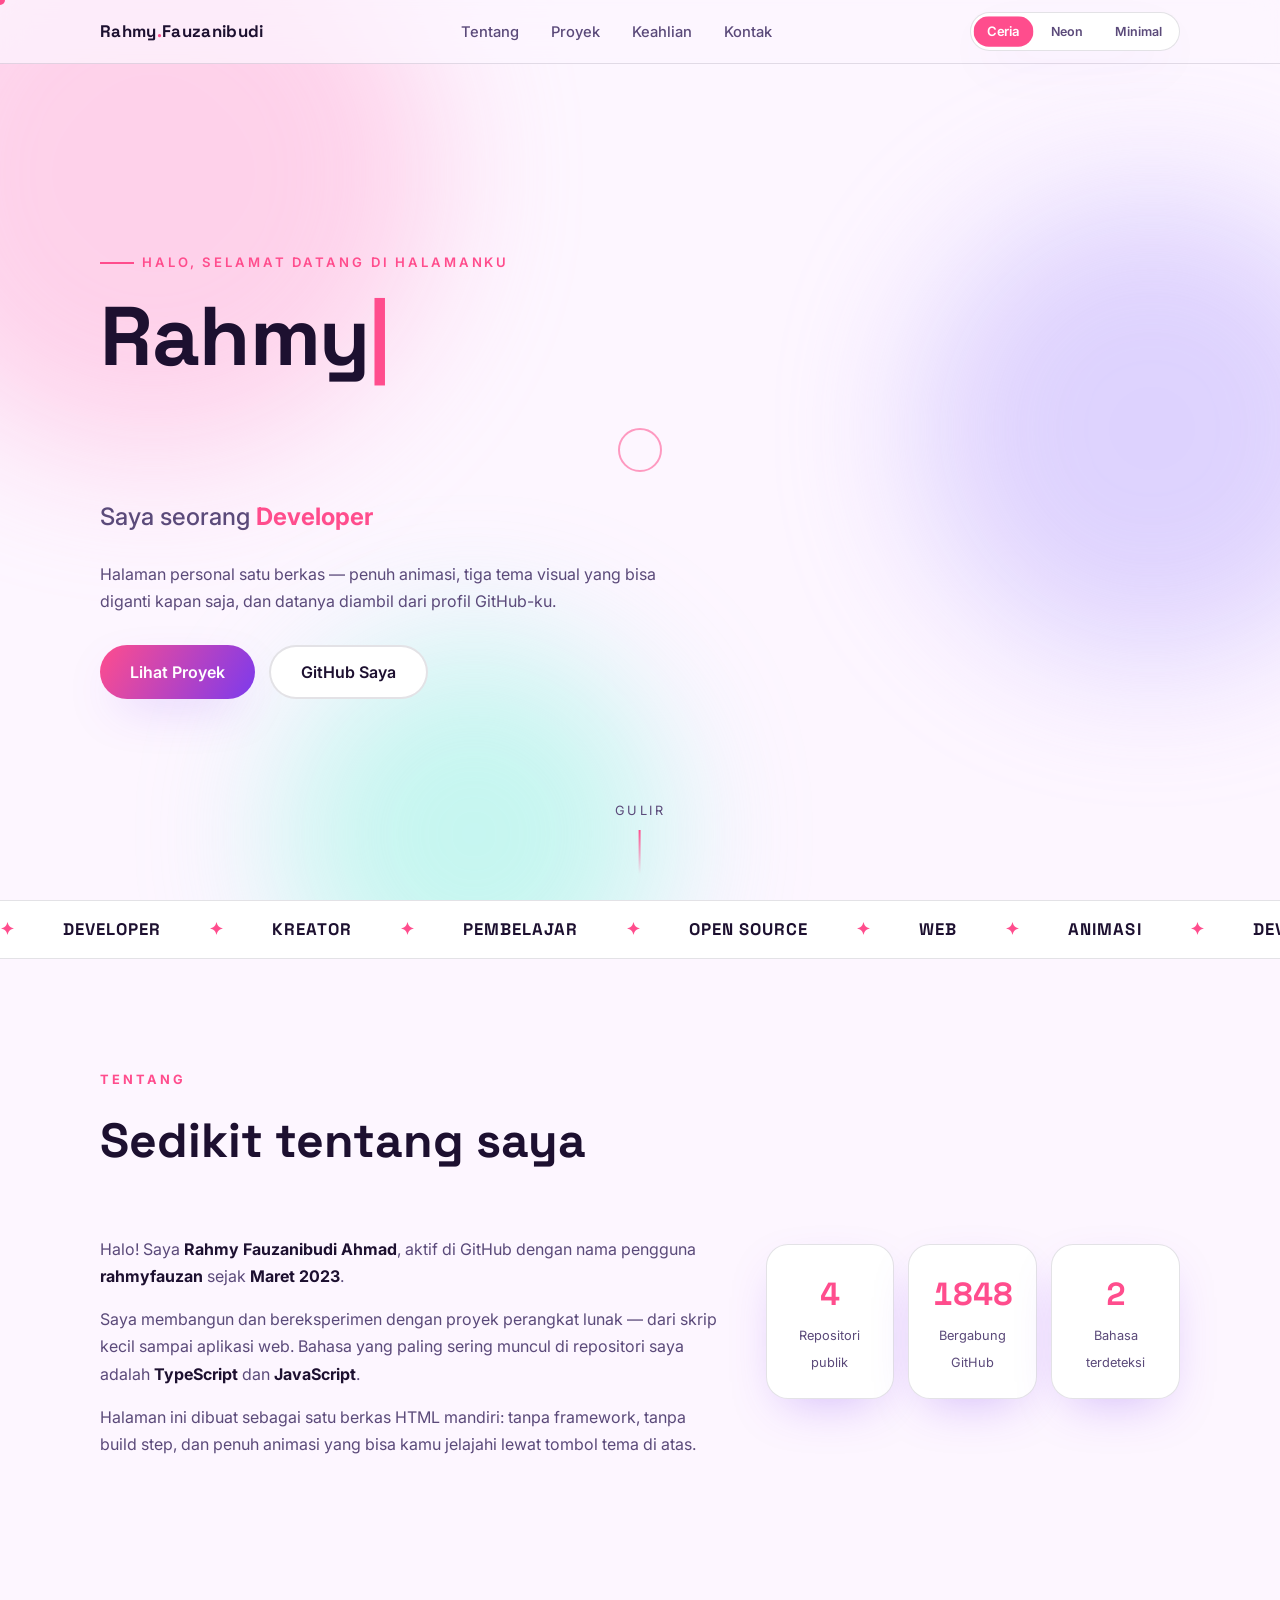
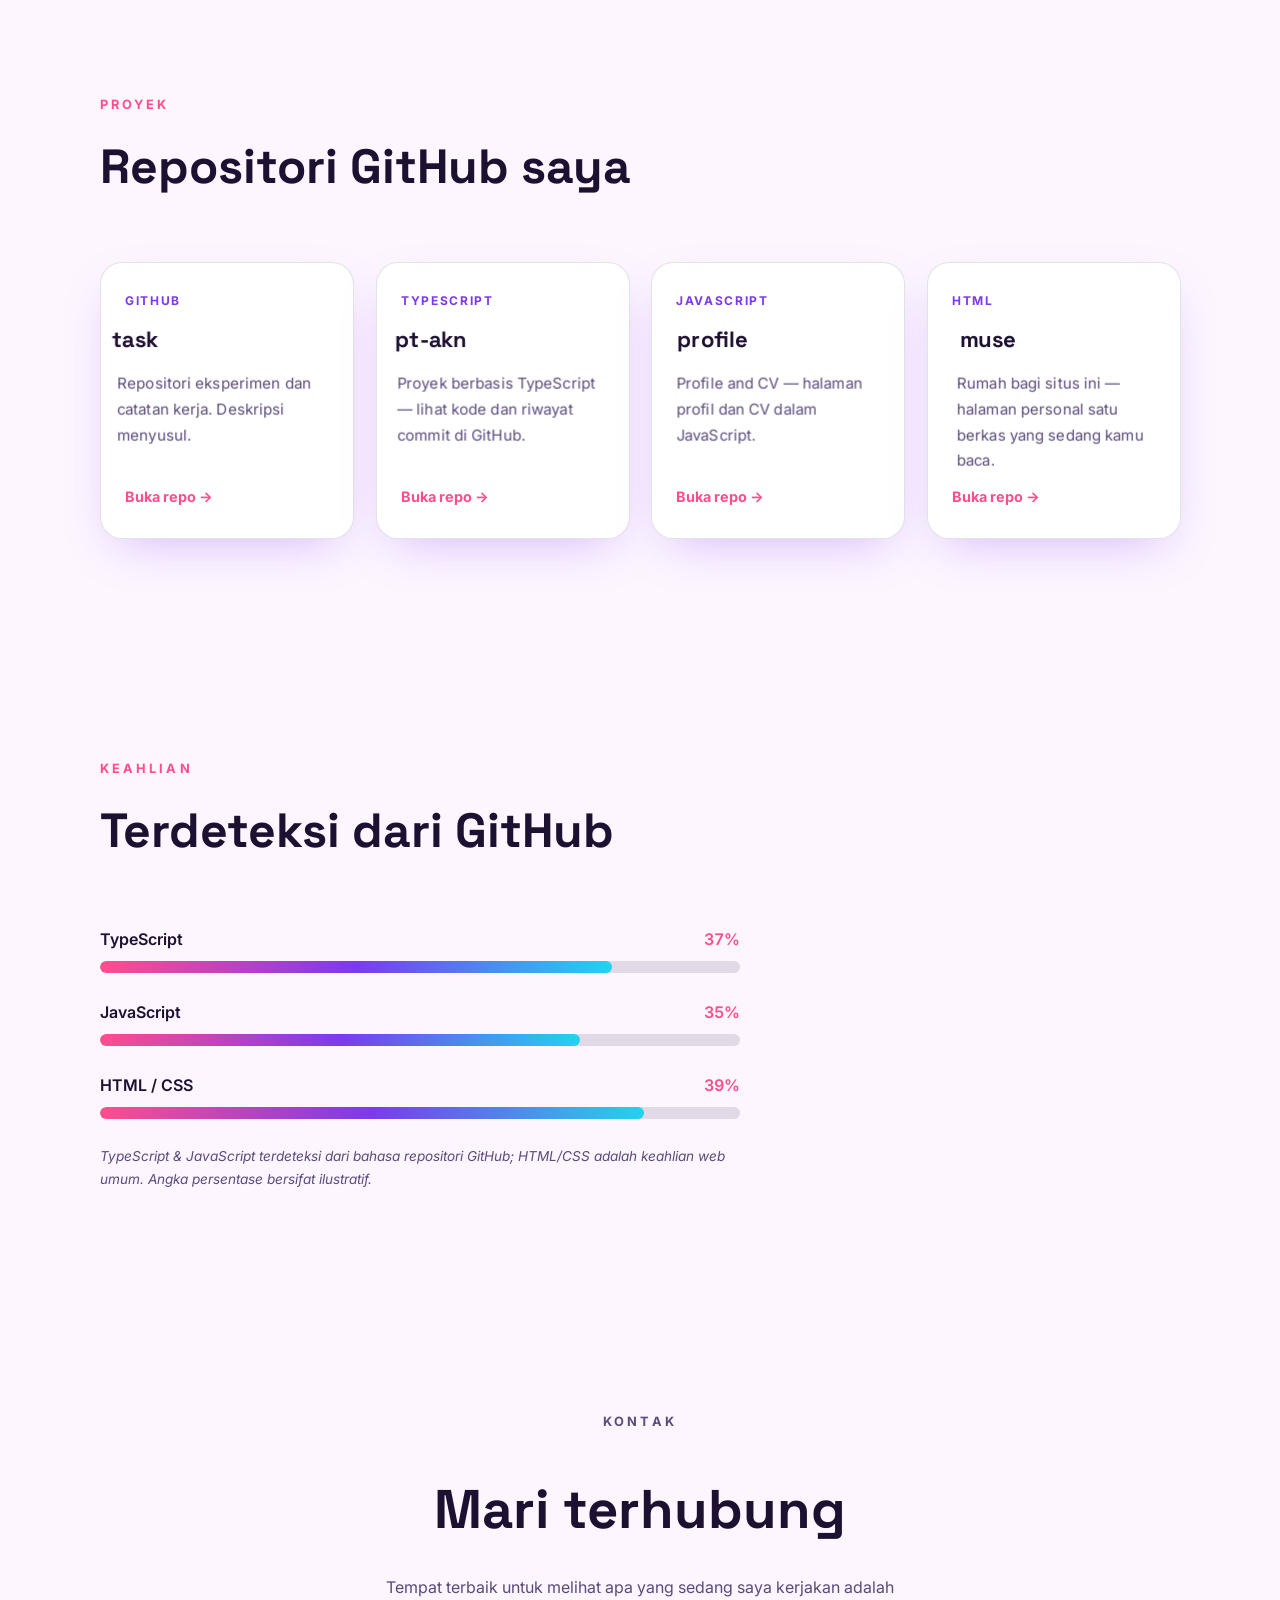
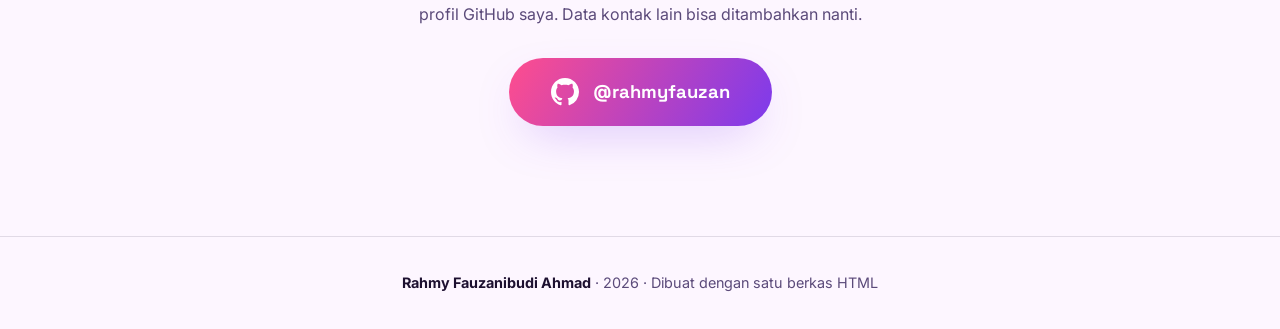
<file: index.html>
<!DOCTYPE html>
<!-- ============================================================
  index.html — Personal site v1 untuk Rahmy Fauzanibudi Ahmad
  Single-file, vanilla JS, tanpa build step. Semua gaya & logika
  inline agar bisa dibuka langsung dari file:// sekalipun.

  Tema: Ceria (playful), Neon (cyber), Minimal (elegan) — diganti
  lewat tombol switcher, memakai CSS variables + perilaku JS.
  Data pada halaman HANYA dari fakta GitHub terverifikasi.
============================================================ -->
<html lang="id">
<head>
<meta charset="UTF-8">
<meta name="viewport" content="width=device-width, initial-scale=1.0">
<title>Rahmy Fauzanibudi Ahmad — Personal Site</title>
<meta name="description" content="Halaman personal Rahmy Fauzanibudi Ahmad — proyek, keahlian, dan kontak.">
<!-- Google Fonts diizinkan sebagai satu-satunya CDN -->
<link rel="preconnect" href="https://fonts.googleapis.com">
<link rel="preconnect" href="https://fonts.gstatic.com" crossorigin>
<link href="https://fonts.googleapis.com/css2?family=Space+Grotesk:wght@400;500;700&family=Inter:wght@400;500;600&family=Playfair+Display:ital,wght@0,700;0,900;1,700&display=swap" rel="stylesheet">
<style>
/* ==================== BASE ==================== */
*,*::before,*::after{box-sizing:border-box;margin:0;padding:0}
:root{
  /* nilai default = tema Ceria; dioverride per [data-theme] */
  --bg:#fdf6ff; --bg-soft:#ffffff; --ink:#1d1030; --ink-soft:#5b4a7a;
  --accent:#ff4d8d; --accent2:#7c3aed; --accent3:#22d3ee;
  --card:#ffffff; --line:rgba(29,16,48,.12);
  --shadow:0 18px 50px -18px rgba(124,58,237,.35);
  --font-head:'Space Grotesk',sans-serif; --font-body:'Inter',sans-serif;
  --radius:22px; --nav-h:64px;
  --ease:cubic-bezier(.34,1.56,.64,1); /* bouncy ala Ceria */
}
html{scroll-behavior:smooth}
body{
  font-family:var(--font-body); background:var(--bg); color:var(--ink);
  line-height:1.7; overflow-x:hidden; transition:background .6s ease,color .6s ease;
  min-height:100vh;
}
::selection{background:var(--accent);color:#fff}
img{max-width:100%}
a{color:inherit}
.container{width:min(1080px,92%);margin:0 auto}

/* ---------- Tema NEON ---------- */
[data-theme="neon"]{
  --bg:#050510; --bg-soft:#0a0a1c; --ink:#e8f6ff; --ink-soft:#8ea3c9;
  --accent:#00f0ff; --accent2:#ff2fd6; --accent3:#a3ff12;
  --card:rgba(14,14,32,.82); --line:rgba(0,240,255,.16);
  --shadow:0 0 34px -6px rgba(0,240,255,.35);
  --font-head:'Space Grotesk',sans-serif;
  --ease:cubic-bezier(.16,1,.3,1);
}
/* ---------- Tema MINIMAL ---------- */
[data-theme="minimal"]{
  --bg:#faf9f6; --bg-soft:#ffffff; --ink:#141414; --ink-soft:#6f6a63;
  --accent:#141414; --accent2:#8a7a5c; --accent3:#c9c2b4;
  --card:#ffffff; --line:rgba(20,20,20,.14);
  --shadow:0 24px 60px -30px rgba(20,20,20,.25);
  --font-head:'Playfair Display',serif;
  --ease:cubic-bezier(.22,1,.36,1); /* halus sinematik */
}

/* ==================== PRELOADER ==================== */
#preloader{
  position:fixed;inset:0;z-index:2000;display:flex;flex-direction:column;gap:18px;
  align-items:center;justify-content:center;background:var(--bg);
  transition:opacity .6s ease,visibility .6s;
}
#preloader.done{opacity:0;visibility:hidden}
.loader-name{font-family:var(--font-head);font-size:clamp(1.4rem,4vw,2.2rem);font-weight:700;letter-spacing:.04em}
.loader-bar{width:min(320px,70vw);height:6px;border-radius:99px;background:var(--line);overflow:hidden}
.loader-fill{height:100%;width:0;border-radius:99px;
  background:linear-gradient(90deg,var(--accent),var(--accent2),var(--accent3))}
.loader-pct{font-size:.85rem;color:var(--ink-soft);font-variant-numeric:tabular-nums}

/* ==================== CUSTOM CURSOR ==================== */
.cursor-dot,.cursor-glow{position:fixed;top:0;left:0;pointer-events:none;z-index:1500;border-radius:50%}
.cursor-dot{width:10px;height:10px;background:var(--accent);transform:translate(-50%,-50%)}
.cursor-glow{width:44px;height:44px;border:2px solid var(--accent);opacity:.55;
  transform:translate(-50%,-50%);transition:width .25s,height .25s,opacity .25s}
body.cursor-hover .cursor-glow{width:70px;height:70px;opacity:.9}
@media (hover:none),(pointer:coarse){.cursor-dot,.cursor-glow{display:none}}

/* ==================== BACKGROUND LAYERS ==================== */
#bg-canvas{position:fixed;inset:0;z-index:-2;display:none}
[data-theme="neon"] #bg-canvas{display:block}
.blobs{position:fixed;inset:0;z-index:-1;overflow:hidden;display:none}
[data-theme="ceria"] .blobs{display:block}
.blob{position:absolute;border-radius:50%;filter:blur(70px);opacity:.55;animation:drift 18s ease-in-out infinite alternate}
.blob.b1{width:44vw;height:44vw;left:-10vw;top:-12vh;background:#ffb3d9}
.blob.b2{width:36vw;height:36vw;right:-8vw;top:22vh;background:#c4b5fd;animation-delay:-6s}
.blob.b3{width:30vw;height:30vw;left:22vw;bottom:-14vh;background:#99f6e4;animation-delay:-12s}
@keyframes drift{to{transform:translate(6vw,5vh) scale(1.15) rotate(20deg)}}

/* ==================== NAVBAR ==================== */
nav{position:fixed;top:0;left:0;right:0;height:var(--nav-h);z-index:1000;
  display:flex;align-items:center;backdrop-filter:blur(14px);
  background:color-mix(in srgb,var(--bg) 72%,transparent);
  border-bottom:1px solid var(--line)}
.nav-inner{width:min(1080px,92%);margin:0 auto;display:flex;align-items:center;justify-content:space-between;gap:12px}
.brand{font-family:var(--font-head);font-weight:700;font-size:1.05rem;letter-spacing:.02em;text-decoration:none}
.brand span{color:var(--accent)}
.nav-links{display:flex;gap:4px;list-style:none}
.nav-links a{text-decoration:none;font-size:.92rem;font-weight:500;color:var(--ink-soft);
  padding:8px 14px;border-radius:99px;transition:all .3s}
.nav-links a:hover{color:var(--ink)}
.nav-links a.active{background:var(--accent);color:#fff}
.theme-switch{display:flex;gap:6px;background:var(--card);border:1px solid var(--line);
  border-radius:99px;padding:4px;box-shadow:var(--shadow)}
.theme-switch button{border:0;background:transparent;color:var(--ink-soft);font:600 .78rem var(--font-body);
  padding:7px 13px;border-radius:99px;cursor:pointer;transition:all .3s}
.theme-switch button.active{background:var(--accent);color:#fff;transform:scale(1.05)}
@media(max-width:760px){.nav-links{display:none}}

/* ==================== HERO ==================== */
header.hero{min-height:100svh;display:flex;align-items:center;position:relative;padding:calc(var(--nav-h) + 40px) 0 60px}
.hero-inner{width:min(1080px,92%);margin:0 auto}
.eyebrow{display:inline-flex;align-items:center;gap:8px;font-size:.82rem;font-weight:600;
  letter-spacing:.22em;text-transform:uppercase;color:var(--accent);margin-bottom:18px}
.eyebrow::before{content:"";width:34px;height:2px;background:var(--accent);display:inline-block}
.hero h1{font-family:var(--font-head);font-weight:700;
  font-size:clamp(2.4rem,7.5vw,5.2rem);line-height:1.08;letter-spacing:-.01em;min-height:2.3em}
[data-theme="minimal"] .hero h1{font-weight:900;font-style:italic}
/* typewriter caret */
.caret{display:inline-block;width:.55ch;color:var(--accent);animation:blink 1s steps(1) infinite}
@keyframes blink{50%{opacity:0}}
/* glitch khusus Neon */
[data-theme="neon"] .glitch{position:relative;display:inline-block;text-shadow:0 0 18px var(--accent)}
[data-theme="neon"] .glitch::before,[data-theme="neon"] .glitch::after{
  content:attr(data-text);position:absolute;inset:0;overflow:hidden}
[data-theme="neon"] .glitch::before{color:var(--accent2);animation:gl1 2.4s infinite linear alternate;clip-path:inset(0 0 55% 0)}
[data-theme="neon"] .glitch::after{color:var(--accent3);animation:gl2 3.1s infinite linear alternate;clip-path:inset(60% 0 0 0)}
@keyframes gl1{0%{transform:translate(0)}20%{transform:translate(-4px,2px)}40%{transform:translate(3px,-1px)}60%{transform:translate(-2px,-2px)}100%{transform:translate(0)}}
@keyframes gl2{0%{transform:translate(0)}25%{transform:translate(4px,-2px)}50%{transform:translate(-3px,2px)}75%{transform:translate(2px,1px)}100%{transform:translate(0)}}
.roles{margin-top:14px;font-size:clamp(1.05rem,2.6vw,1.5rem);color:var(--ink-soft);font-weight:500;min-height:2em}
.roles .role-word{color:var(--accent);font-weight:700;display:inline-block;transition:opacity .35s,transform .35s}
.roles .role-word.swap{opacity:0;transform:translateY(10px)}
.hero-desc{margin-top:16px;max-width:56ch;color:var(--ink-soft)}
.cta-row{display:flex;gap:14px;margin-top:30px;flex-wrap:wrap}
.btn{position:relative;display:inline-flex;align-items:center;gap:10px;text-decoration:none;
  font:600 1rem var(--font-body);padding:15px 30px;border-radius:99px;cursor:pointer;
  transition:transform .25s var(--ease),box-shadow .3s;will-change:transform}
.btn-primary{background:linear-gradient(120deg,var(--accent),var(--accent2));color:#fff;box-shadow:var(--shadow)}
[data-theme="minimal"] .btn-primary{background:var(--ink)}
.btn-ghost{border:2px solid var(--line);color:var(--ink);background:var(--bg-soft)}
.btn:hover{transform:translateY(-3px)}
.scroll-hint{position:absolute;bottom:26px;left:50%;transform:translateX(-50%);
  color:var(--ink-soft);font-size:.8rem;letter-spacing:.2em;text-transform:uppercase;
  display:flex;flex-direction:column;align-items:center;gap:8px}
.scroll-hint::after{content:"";width:2px;height:44px;background:linear-gradient(var(--accent),transparent);
  animation:drop 1.8s ease-in-out infinite}
@keyframes drop{0%{transform:scaleY(0);transform-origin:top}45%{transform:scaleY(1);transform-origin:top}55%{transform:scaleY(1);transform-origin:bottom}100%{transform:scaleY(0);transform-origin:bottom}}

/* ==================== MARQUEE ==================== */
.marquee{overflow:hidden;border-top:1px solid var(--line);border-bottom:1px solid var(--line);
  background:var(--bg-soft);padding:14px 0;white-space:nowrap}
.marquee-track{display:inline-flex;gap:48px;animation:scrollX 22s linear infinite;padding-right:48px}
.marquee span{font-family:var(--font-head);font-weight:700;font-size:1.05rem;letter-spacing:.06em;text-transform:uppercase}
.marquee span i{font-style:normal;color:var(--accent);margin-right:48px}
@keyframes scrollX{to{transform:translateX(-50%)}}

/* ==================== SECTIONS ==================== */
section{padding:110px 0;position:relative}
.sec-head{margin-bottom:54px}
.sec-tag{font-size:.8rem;font-weight:700;letter-spacing:.24em;text-transform:uppercase;color:var(--accent)}
.sec-title{font-family:var(--font-head);font-weight:700;font-size:clamp(1.9rem,4.5vw,3rem);margin-top:10px}
[data-theme="minimal"] .sec-title{font-style:italic;font-weight:900}
.divider{height:1px;background:var(--line);margin:26px 0}

/* reveal on scroll */
.reveal{opacity:0;transform:translateY(36px);transition:opacity .8s var(--ease),transform .8s var(--ease)}
.reveal.in{opacity:1;transform:none}
.reveal.d1{transition-delay:.1s}.reveal.d2{transition-delay:.2s}.reveal.d3{transition-delay:.3s}

/* ==================== TENTANG ==================== */
.about-grid{display:grid;grid-template-columns:1.2fr .8fr;gap:44px;align-items:start}
@media(max-width:820px){.about-grid{grid-template-columns:1fr}}
.about-grid p{color:var(--ink-soft);margin-bottom:16px}
.about-grid p strong{color:var(--ink)}
.stats{display:grid;grid-template-columns:repeat(3,1fr);gap:14px;margin-top:8px}
.stat{background:var(--card);border:1px solid var(--line);border-radius:var(--radius);
  padding:22px 14px;text-align:center;box-shadow:var(--shadow)}
.stat b{display:block;font-family:var(--font-head);font-size:2rem;color:var(--accent);font-variant-numeric:tabular-nums}
.stat small{color:var(--ink-soft);font-size:.8rem}

/* ==================== PROYEK ==================== */
.proj-grid{display:grid;grid-template-columns:repeat(auto-fit,minmax(250px,1fr));gap:22px;perspective:1200px}
.proj-card{background:var(--card);border:1px solid var(--line);border-radius:var(--radius);
  padding:28px 24px;text-decoration:none;display:flex;flex-direction:column;gap:12px;
  box-shadow:var(--shadow);transition:box-shadow .35s;transform-style:preserve-3d;will-change:transform}
.proj-card:hover{box-shadow:0 30px 70px -20px var(--accent)}
.proj-card .lang{font-size:.75rem;font-weight:700;letter-spacing:.14em;text-transform:uppercase;color:var(--accent2)}
.proj-card h3{font-family:var(--font-head);font-size:1.35rem;transform:translateZ(30px)}
.proj-card p{color:var(--ink-soft);font-size:.93rem;flex:1;transform:translateZ(18px)}
.proj-card .go{font-weight:700;font-size:.9rem;color:var(--accent)}
.proj-card .go::after{content:" →";transition:margin .25s}
.proj-card:hover .go::after{margin-left:6px}

/* ==================== KEAHLIAN ==================== */
.skills{max-width:640px}
.skill{margin-bottom:26px}
.skill-top{display:flex;justify-content:space-between;font-weight:600;margin-bottom:8px}
.skill-top .pct{color:var(--accent);font-variant-numeric:tabular-nums}
.bar{height:12px;border-radius:99px;background:var(--line);overflow:hidden}
.bar i{display:block;height:100%;width:0;border-radius:99px;
  background:linear-gradient(90deg,var(--accent),var(--accent2),var(--accent3));
  transition:width 1.4s var(--ease)}
.note{font-size:.85rem;color:var(--ink-soft);font-style:italic;margin-top:22px}

/* ==================== KONTAK ==================== */
.contact{text-align:center}
.contact h2{font-family:var(--font-head);font-size:clamp(2rem,5vw,3.4rem);font-weight:700;margin:14px 0 18px}
.contact p{color:var(--ink-soft);max-width:52ch;margin:0 auto 30px}
.gh-big{display:inline-flex;align-items:center;gap:14px;text-decoration:none;
  font:700 1.15rem var(--font-head);color:#fff;padding:20px 42px;border-radius:99px;
  background:linear-gradient(120deg,var(--accent),var(--accent2));box-shadow:var(--shadow)}
[data-theme="minimal"] .gh-big{background:var(--ink)}
.gh-big svg{width:28px;height:28px;fill:#fff}

/* ==================== FOOTER ==================== */
footer{border-top:1px solid var(--line);padding:34px 0;text-align:center;color:var(--ink-soft);font-size:.9rem}
footer b{color:var(--ink)}

/* ==================== BACK TO TOP ==================== */
#toTop{position:fixed;right:22px;bottom:22px;z-index:900;width:52px;height:52px;border-radius:50%;
  border:1px solid var(--line);background:var(--card);color:var(--accent);font-size:1.4rem;cursor:pointer;
  box-shadow:var(--shadow);opacity:0;visibility:hidden;transform:translateY(14px);transition:all .4s var(--ease)}
#toTop.show{opacity:1;visibility:visible;transform:none}
#toTop:hover{background:var(--accent);color:#fff}

/* ==================== REDUCED MOTION ==================== */
@media (prefers-reduced-motion:reduce){
  *,*::before,*::after{animation-duration:.01ms!important;animation-iteration-count:1!important;transition-duration:.01ms!important}
  html{scroll-behavior:auto}
  .reveal{opacity:1;transform:none}
}
</style>
</head>
<body data-theme="ceria">

<!-- Preloader -->
<div id="preloader" aria-hidden="true">
  <div class="loader-name">Rahmy Fauzanibudi Ahmad</div>
  <div class="loader-bar"><div class="loader-fill" id="loaderFill"></div></div>
  <div class="loader-pct" id="loaderPct">0%</div>
</div>

<!-- Custom cursor + background layers -->
<div class="cursor-glow" id="cursorGlow" aria-hidden="true"></div>
<div class="cursor-dot" id="cursorDot" aria-hidden="true"></div>
<canvas id="bg-canvas" aria-hidden="true"></canvas>
<div class="blobs" aria-hidden="true">
  <div class="blob b1"></div><div class="blob b2"></div><div class="blob b3"></div>
</div>

<!-- Navbar -->
<nav aria-label="Navigasi utama">
  <div class="nav-inner">
    <a class="brand" href="#hero">Rahmy<span>.</span>Fauzanibudi</a>
    <ul class="nav-links">
      <li><a href="#tentang" data-nav>Tentang</a></li>
      <li><a href="#proyek" data-nav>Proyek</a></li>
      <li><a href="#keahlian" data-nav>Keahlian</a></li>
      <li><a href="#kontak" data-nav>Kontak</a></li>
    </ul>
    <div class="theme-switch" role="group" aria-label="Pilih tema">
      <button data-set-theme="ceria" class="active">Ceria</button>
      <button data-set-theme="neon">Neon</button>
      <button data-set-theme="minimal">Minimal</button>
    </div>
  </div>
</nav>

<!-- HERO -->
<header class="hero" id="hero">
  <div class="hero-inner">
    <p class="eyebrow reveal">Halo, selamat datang di halamanku</p>
    <h1><span id="typewriter" class="glitch" data-text=""></span><span class="caret">|</span></h1>
    <p class="roles reveal d1">Saya seorang <span class="role-word" id="roleWord">Developer</span></p>
    <p class="hero-desc reveal d2">Halaman personal satu berkas — penuh animasi, tiga tema visual yang bisa diganti kapan saja, dan datanya diambil dari profil GitHub-ku.</p>
    <div class="cta-row reveal d3">
      <a class="btn btn-primary magnetic" href="#proyek">Lihat Proyek</a>
      <a class="btn btn-ghost magnetic" href="https://github.com/rahmyfauzan" target="_blank" rel="noopener">GitHub Saya</a>
    </div>
  </div>
  <div class="scroll-hint">gulir</div>
</header>

<!-- Marquee ticker -->
<div class="marquee" aria-hidden="true">
  <div class="marquee-track" id="marqueeTrack">
    <span><i>✦</i>Developer</span><span><i>✦</i>Kreator</span><span><i>✦</i>Pembelajar</span>
    <span><i>✦</i>Open Source</span><span><i>✦</i>Web</span><span><i>✦</i>Animasi</span>
  </div>
</div>

<main>
<!-- TENTANG -->
<section id="tentang">
  <div class="container">
    <div class="sec-head reveal">
      <p class="sec-tag">Tentang</p>
      <h2 class="sec-title">Sedikit tentang saya</h2>
    </div>
    <div class="about-grid">
      <div class="reveal d1">
        <p>Halo! Saya <strong>Rahmy Fauzanibudi Ahmad</strong>, aktif di GitHub dengan nama pengguna <strong>rahmyfauzan</strong> sejak <strong>Maret 2023</strong>.</p>
        <p>Saya membangun dan bereksperimen dengan proyek perangkat lunak — dari skrip kecil sampai aplikasi web. Bahasa yang paling sering muncul di repositori saya adalah <strong>TypeScript</strong> dan <strong>JavaScript</strong>.</p>
        <p>Halaman ini dibuat sebagai satu berkas HTML mandiri: tanpa framework, tanpa build step, dan penuh animasi yang bisa kamu jelajahi lewat tombol tema di atas.</p>
      </div>
      <div class="reveal d2">
        <div class="stats">
          <div class="stat"><b><span class="counter" data-target="4">0</span></b><small>Repositori publik</small></div>
          <div class="stat"><b><span class="counter" data-target="2023">0</span></b><small>Bergabung GitHub</small></div>
          <div class="stat"><b><span class="counter" data-target="2">0</span></b><small>Bahasa terdeteksi</small></div>
        </div>
      </div>
    </div>
  </div>
</section>

<!-- PROYEK -->
<section id="proyek">
  <div class="container">
    <div class="sec-head reveal">
      <p class="sec-tag">Proyek</p>
      <h2 class="sec-title">Repositori GitHub saya</h2>
    </div>
    <div class="proj-grid">
      <a class="proj-card tilt reveal" href="https://github.com/rahmyfauzan/task" target="_blank" rel="noopener">
        <span class="lang">GitHub</span><h3>task</h3>
        <p>Repositori eksperimen dan catatan kerja. Deskripsi menyusul.</p>
        <span class="go">Buka repo</span>
      </a>
      <a class="proj-card tilt reveal d1" href="https://github.com/rahmyfauzan/pt-akn" target="_blank" rel="noopener">
        <span class="lang">TypeScript</span><h3>pt-akn</h3>
        <p>Proyek berbasis TypeScript — lihat kode dan riwayat commit di GitHub.</p>
        <span class="go">Buka repo</span>
      </a>
      <a class="proj-card tilt reveal d2" href="https://github.com/rahmyfauzan/profile" target="_blank" rel="noopener">
        <span class="lang">JavaScript</span><h3>profile</h3>
        <p>Profile and CV — halaman profil dan CV dalam JavaScript.</p>
        <span class="go">Buka repo</span>
      </a>
      <a class="proj-card tilt reveal d3" href="https://github.com/rahmyfauzan/muse" target="_blank" rel="noopener">
        <span class="lang">HTML</span><h3>muse</h3>
        <p>Rumah bagi situs ini — halaman personal satu berkas yang sedang kamu baca.</p>
        <span class="go">Buka repo</span>
      </a>
    </div>
  </div>
</section>

<!-- KEAHLIAN -->
<section id="keahlian">
  <div class="container">
    <div class="sec-head reveal">
      <p class="sec-tag">Keahlian</p>
      <h2 class="sec-title">Ter­deteksi dari GitHub</h2>
    </div>
    <div class="skills reveal d1">
      <div class="skill">
        <div class="skill-top"><span>TypeScript</span><span class="pct" data-pct="80">0%</span></div>
        <div class="bar"><i data-w="80"></i></div>
      </div>
      <div class="skill">
        <div class="skill-top"><span>JavaScript</span><span class="pct" data-pct="75">0%</span></div>
        <div class="bar"><i data-w="75"></i></div>
      </div>
      <div class="skill">
        <div class="skill-top"><span>HTML / CSS</span><span class="pct" data-pct="85">0%</span></div>
        <div class="bar"><i data-w="85"></i></div>
      </div>
      <p class="note">TypeScript &amp; JavaScript terdeteksi dari bahasa repositori GitHub; HTML/CSS adalah keahlian web umum. Angka persentase bersifat ilustratif.</p>
    </div>
  </div>
</section>

<!-- KONTAK -->
<section id="kontak" class="contact">
  <div class="container">
    <div class="reveal">
      <p class="sec-tag">Kontak</p>
      <h2>Mari terhubung</h2>
      <p>Tempat terbaik untuk melihat apa yang sedang saya kerjakan adalah profil GitHub saya. Data kontak lain bisa ditambahkan nanti.</p>
      <a class="gh-big magnetic" href="https://github.com/rahmyfauzan" target="_blank" rel="noopener">
        <svg viewBox="0 0 16 16" aria-hidden="true"><path d="M8 0C3.58 0 0 3.58 0 8c0 3.54 2.29 6.53 5.47 7.59.4.07.55-.17.55-.38 0-.19-.01-.82-.01-1.49-2.01.37-2.53-.49-2.69-.94-.09-.23-.48-.94-.82-1.13-.28-.15-.68-.52-.01-.53.63-.01 1.08.58 1.23.82.72 1.21 1.87.87 2.33.66.07-.52.28-.87.51-1.07-1.78-.2-3.64-.89-3.64-3.95 0-.87.31-1.59.82-2.15-.08-.2-.36-1.02.08-2.12 0 0 .67-.21 2.2.82.64-.18 1.32-.27 2-.27s1.36.09 2 .27c1.53-1.04 2.2-.82 2.2-.82.44 1.1.16 1.92.08 2.12.51.56.82 1.27.82 2.15 0 3.07-1.87 3.75-3.65 3.95.29.25.54.73.54 1.48 0 1.07-.01 1.93-.01 2.2 0 .21.15.46.55.38A8.01 8.01 0 0 0 16 8c0-4.42-3.58-8-8-8Z"/></svg>
        @rahmyfauzan
      </a>
    </div>
  </div>
</section>
</main>

<footer>
  <div class="container">
    <p><b>Rahmy Fauzanibudi Ahmad</b> · <span id="year">2026</span> · Dibuat dengan satu berkas HTML</p>
  </div>
</footer>

<button id="toTop" aria-label="Kembali ke atas">↑</button>
<script>
/* ============================================================
   Semua logika vanilla JS. Menghormati prefers-reduced-motion.
============================================================ */
(function(){
"use strict";
const reduced = window.matchMedia("(prefers-reduced-motion: reduce)").matches;
const finePointer = window.matchMedia("(hover:hover) and (pointer:fine)").matches;

/* ---------- 1. PRELOADER ---------- */
const pre = document.getElementById("preloader"),
      fill = document.getElementById("loaderFill"),
      pct = document.getElementById("loaderPct");
let p = 0;
const tick = setInterval(()=>{
  p = Math.min(100, p + Math.random()*16 + 4);
  fill.style.width = p + "%";
  pct.textContent = Math.floor(p) + "%";
  if(p >= 100){
    clearInterval(tick);
    setTimeout(()=>{ pre.classList.add("done"); startTypewriter(); }, 350);
  }
}, reduced ? 30 : 140);

/* ---------- 2. CUSTOM CURSOR (non-touch) ---------- */
if(finePointer && !reduced){
  const dot = document.getElementById("cursorDot"),
        glow = document.getElementById("cursorGlow");
  let mx=innerWidth/2,my=innerHeight/2,gx=mx,gy=my;
  addEventListener("mousemove",e=>{
    mx=e.clientX; my=e.clientY;
    dot.style.left=mx+"px"; dot.style.top=my+"px";
  });
  (function loop(){
    gx += (mx-gx)*0.16; gy += (my-gy)*0.16; // glow mengekor
    glow.style.left=gx+"px"; glow.style.top=gy+"px";
    requestAnimationFrame(loop);
  })();
  document.querySelectorAll("a,button,.proj-card").forEach(el=>{
    el.addEventListener("mouseenter",()=>document.body.classList.add("cursor-hover"));
    el.addEventListener("mouseleave",()=>document.body.classList.remove("cursor-hover"));
  });
}

/* ---------- 3. THEME SWITCHER + NEON CANVAS ---------- */
const canvas = document.getElementById("bg-canvas"),
      ctx = canvas.getContext("2d");
let parts = [], raf = null;
function sizeCanvas(){ canvas.width=innerWidth; canvas.height=innerHeight; }
function spawn(){
  parts = Array.from({length: Math.min(110, innerWidth/12)}, ()=>({
    x:Math.random()*canvas.width, y:Math.random()*canvas.height,
    vx:(Math.random()-.5)*.6, vy:(Math.random()-.5)*.6,
    r:Math.random()*2.2+.6,
    c:["0,240,255","255,47,214","163,255,18"][Math.floor(Math.random()*3)]
  }));
}
function drawNeon(){
  ctx.clearRect(0,0,canvas.width,canvas.height);
  // grid samar
  ctx.strokeStyle="rgba(0,240,255,.06)"; ctx.lineWidth=1;
  const g=56;
  ctx.beginPath();
  for(let x=0;x<canvas.width;x+=g){ctx.moveTo(x,0);ctx.lineTo(x,canvas.height);}
  for(let y=0;y<canvas.height;y+=g){ctx.moveTo(0,y);ctx.lineTo(canvas.width,y);}
  ctx.stroke();
  // garis koneksi + partikel
  for(let i=0;i<parts.length;i++){
    const a=parts[i];
    a.x+=a.vx; a.y+=a.vy;
    if(a.x<0||a.x>canvas.width)a.vx*=-1;
    if(a.y<0||a.y>canvas.height)a.vy*=-1;
    for(let j=i+1;j<parts.length;j++){
      const b=parts[j],dx=a.x-b.x,dy=a.y-b.y,d=dx*dx+dy*dy;
      if(d<13000){
        ctx.strokeStyle=`rgba(${a.c},${(1-d/13000)*.35})`;
        ctx.beginPath();ctx.moveTo(a.x,a.y);ctx.lineTo(b.x,b.y);ctx.stroke();
      }
    }
    ctx.fillStyle=`rgba(${a.c},.9)`;
    ctx.shadowColor=`rgba(${a.c},1)`; ctx.shadowBlur=12;
    ctx.beginPath();ctx.arc(a.x,a.y,a.r,0,7);ctx.fill();
    ctx.shadowBlur=0;
  }
  raf=requestAnimationFrame(drawNeon);
}
function setTheme(name){
  document.body.dataset.theme = name;
  document.querySelectorAll("[data-set-theme]").forEach(b=>
    b.classList.toggle("active", b.dataset.setTheme===name));
  try{ localStorage.setItem("rfa-theme", name); }catch(e){}
  if(name==="neon" && !reduced){
    sizeCanvas(); spawn();
    cancelAnimationFrame(raf); drawNeon();
  } else cancelAnimationFrame(raf);
}
document.querySelectorAll("[data-set-theme]").forEach(b=>
  b.addEventListener("click",()=>setTheme(b.dataset.setTheme)));
addEventListener("resize",()=>{ if(document.body.dataset.theme==="neon") sizeCanvas(); });
try{ const s=localStorage.getItem("rfa-theme"); if(s) setTheme(s); }catch(e){}

/* ---------- 4. TYPEWRITER ---------- */
const NAME = "Rahmy Fauzanibudi Ahmad";
const tw = document.getElementById("typewriter");
let started=false;
function startTypewriter(){
  if(started) return; started=true;
  tw.dataset.text = NAME;
  if(reduced){ tw.textContent = NAME; return; }
  let i=0;
  (function type(){
    tw.textContent = NAME.slice(0,++i);
    tw.dataset.text = tw.textContent;
    if(i<NAME.length) setTimeout(type, 75+Math.random()*60);
  })();
}

/* ---------- 5. ROTATING ROLES ---------- */
const roles=["Developer","Kreator","Pembelajar"];
const roleEl=document.getElementById("roleWord");
let ri=0;
if(!reduced) setInterval(()=>{
  roleEl.classList.add("swap");
  setTimeout(()=>{
    ri=(ri+1)%roles.length;
    roleEl.textContent=roles[ri];
    roleEl.classList.remove("swap");
  },350);
},2600);

/* ---------- 6. SCROLL REVEALS + COUNTERS + SKILL BARS ---------- */
const io=new IntersectionObserver(es=>es.forEach(e=>{
  if(!e.isIntersecting) return;
  e.target.classList.add("in");
  // counter animasi
  e.target.querySelectorAll(".counter").forEach(runCounter);
  if(e.target.classList.contains("counter")) runCounter(e.target);
  // skill bars
  e.target.querySelectorAll(".bar i").forEach(bar=>{
    bar.style.width=bar.dataset.w+"%";
  });
  e.target.querySelectorAll(".pct").forEach(runPct);
  io.unobserve(e.target);
}),{threshold:.18});
document.querySelectorAll(".reveal").forEach(el=>io.observe(el));

function runCounter(el){
  if(el.dataset.done) return; el.dataset.done=1;
  const target=+el.dataset.target;
  if(reduced){ el.textContent=target; return; }
  const t0=performance.now(), dur=1400;
  (function step(t){
    const k=Math.min(1,(t-t0)/dur), ease=1-Math.pow(1-k,3);
    el.textContent=Math.round(target*ease);
    if(k<1) requestAnimationFrame(step);
  })(t0);
}
function runPct(el){
  if(el.dataset.done) return; el.dataset.done=1;
  const target=+el.dataset.pct;
  if(reduced){ el.textContent=target+"%"; return; }
  const t0=performance.now(), dur=1400;
  (function step(t){
    const k=Math.min(1,(t-t0)/dur);
    el.textContent=Math.round(target*k)+"%";
    if(k<1) requestAnimationFrame(step);
  })(t0);
}

/* ---------- 7. MAGNETIC BUTTONS ---------- */
if(finePointer && !reduced){
  document.querySelectorAll(".magnetic").forEach(btn=>{
    btn.addEventListener("mousemove",e=>{
      const r=btn.getBoundingClientRect();
      const x=e.clientX-r.left-r.width/2, y=e.clientY-r.top-r.height/2;
      btn.style.transform=`translate(${x*.18}px,${y*.28}px)`;
    });
    btn.addEventListener("mouseleave",()=>{ btn.style.transform=""; });
  });
}

/* ---------- 8. 3D TILT CARDS ---------- */
if(finePointer && !reduced){
  document.querySelectorAll(".tilt").forEach(card=>{
    card.addEventListener("mousemove",e=>{
      const r=card.getBoundingClientRect();
      const rx=((e.clientY-r.top)/r.height-.5)*-14;
      const ry=((e.clientX-r.left)/r.width-.5)*14;
      card.style.transform=`perspective(900px) rotateX(${rx}deg) rotateY(${ry}deg) translateY(-4px)`;
    });
    card.addEventListener("mouseleave",()=>{ card.style.transform=""; });
  });
}

/* ---------- 9. BACK TO TOP + ACTIVE NAV ---------- */
const toTop=document.getElementById("toTop");
const navLinks=[...document.querySelectorAll("[data-nav]")];
const sections=navLinks.map(a=>document.querySelector(a.getAttribute("href")));
addEventListener("scroll",()=>{
  toTop.classList.toggle("show", scrollY>600);
  let cur="";
  sections.forEach(s=>{ if(s && scrollY>=s.offsetTop-140) cur="#"+s.id; });
  navLinks.forEach(a=>a.classList.toggle("active", a.getAttribute("href")===cur));
},{passive:true});
toTop.addEventListener("click",()=>scrollTo({top:0,behavior:reduced?"auto":"smooth"}));

/* ---------- 10. MARQUEE: gandakan isi agar loop mulus ---------- */
const mt=document.getElementById("marqueeTrack");
mt.innerHTML += mt.innerHTML;

/* ---------- 11. Tahun footer ---------- */
document.getElementById("year").textContent=new Date().getFullYear();
})();
</script>
</body>
</html>
</file>
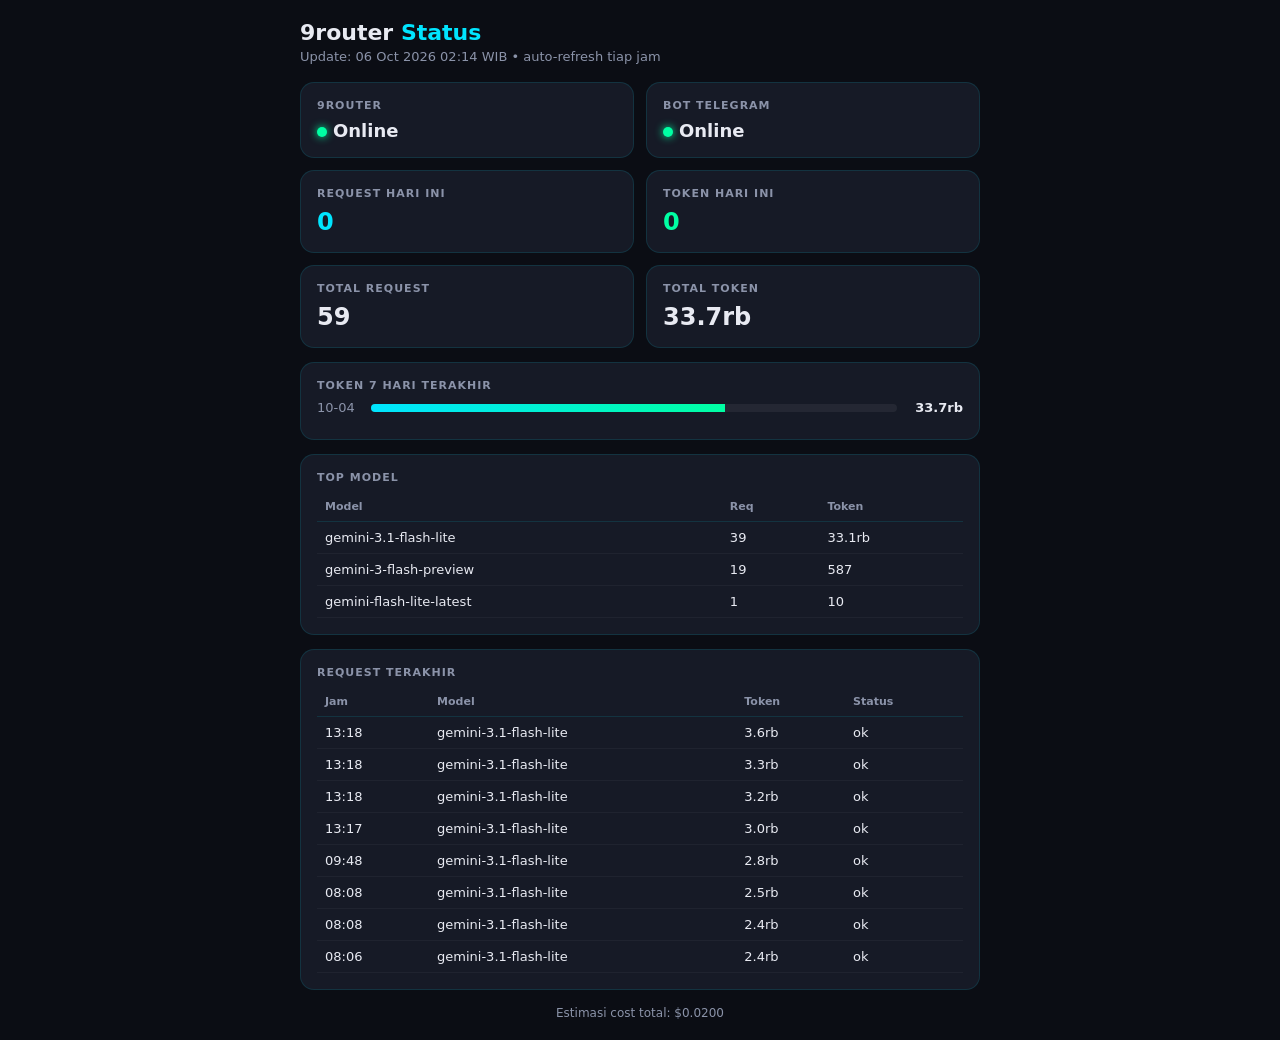
<file: 9router-status/index.html>
<!DOCTYPE html>
<html lang="id"><head><meta charset="UTF-8"><meta name="viewport" content="width=device-width,initial-scale=1">
<title>9router Status</title>
<style>
:root{--bg:#0b0d14;--card:#161a26;--bd:rgba(0,229,255,.12);--tx:#e8eaf2;--mu:#8b93a9;--cy:#00e5ff;--gn:#00ffa3;--rd:#ff6b6b}
*{margin:0;padding:0;box-sizing:border-box}
body{background:var(--bg);color:var(--tx);font-family:'Segoe UI',system-ui,sans-serif;padding:20px;max-width:720px;margin:0 auto}
h1{font-size:22px;margin-bottom:4px}h1 span{color:var(--cy)}
.sub{color:var(--mu);font-size:13px;margin-bottom:18px}
.grid{display:grid;grid-template-columns:1fr 1fr;gap:12px;margin-bottom:14px}
.card{background:var(--card);border:1px solid var(--bd);border-radius:14px;padding:16px}
.card h3{font-size:11px;color:var(--mu);text-transform:uppercase;letter-spacing:1px;margin-bottom:8px}
.card .v{font-size:24px;font-weight:800}
.cy{color:var(--cy)}.gn{color:var(--gn)}
.dot{display:inline-block;width:10px;height:10px;border-radius:50%;margin-right:6px}
.on{background:var(--gn);box-shadow:0 0 8px var(--gn)}.off{background:var(--rd);box-shadow:0 0 8px var(--rd)}
table{width:100%;border-collapse:collapse;font-size:13px;margin-top:8px}
th{text-align:left;color:var(--mu);font-size:11px;padding:8px;border-bottom:1px solid var(--bd)}
td{padding:8px;border-bottom:1px solid rgba(255,255,255,.04)}
.empty{text-align:center;color:var(--mu);padding:16px}
.brow{display:flex;align-items:center;gap:10px;margin:8px 0;font-size:13px}
.brow span{width:44px;color:var(--mu)}.brow b{width:56px;text-align:right}
.bar{flex:1;height:8px;background:rgba(255,255,255,.06);border-radius:6px;overflow:hidden}
.bar>div{height:100%;background:linear-gradient(90deg,var(--cy),var(--gn))}
@media(max-width:520px){.grid{grid-template-columns:1fr 1fr}}
</style></head><body>
<h1>9router <span>Status</span></h1>
<div class="sub">Update: 06 Oct 2026 02:14 WIB • auto-refresh tiap jam</div>
<div class="grid">
  <div class="card"><h3>9router</h3><div class="v" style="font-size:18px"><span class="dot on"></span>Online</div></div>
  <div class="card"><h3>Bot Telegram</h3><div class="v" style="font-size:18px"><span class="dot on"></span>Online</div></div>
  <div class="card"><h3>Request Hari Ini</h3><div class="v cy">0</div></div>
  <div class="card"><h3>Token Hari Ini</h3><div class="v gn">0</div></div>
  <div class="card"><h3>Total Request</h3><div class="v">59</div></div>
  <div class="card"><h3>Total Token</h3><div class="v">33.7rb</div></div>
</div>
<div class="card" style="margin-bottom:14px"><h3>Token 7 Hari Terakhir</h3><div class="brow"><span>10-04</span><div class="bar"><div style="width:67.376%"></div></div><b>33.7rb</b></div></div>
<div class="card" style="margin-bottom:14px"><h3>Top Model</h3>
<table><tr><th>Model</th><th>Req</th><th>Token</th></tr><tr><td>gemini-3.1-flash-lite</td><td>39</td><td>33.1rb</td></tr><tr><td>gemini-3-flash-preview</td><td>19</td><td>587</td></tr><tr><td>gemini-flash-lite-latest</td><td>1</td><td>10</td></tr></table></div>
<div class="card"><h3>Request Terakhir</h3>
<table><tr><th>Jam</th><th>Model</th><th>Token</th><th>Status</th></tr><tr><td>13:18</td><td>gemini-3.1-flash-lite</td><td>3.6rb</td><td>ok</td></tr><tr><td>13:18</td><td>gemini-3.1-flash-lite</td><td>3.3rb</td><td>ok</td></tr><tr><td>13:18</td><td>gemini-3.1-flash-lite</td><td>3.2rb</td><td>ok</td></tr><tr><td>13:17</td><td>gemini-3.1-flash-lite</td><td>3.0rb</td><td>ok</td></tr><tr><td>09:48</td><td>gemini-3.1-flash-lite</td><td>2.8rb</td><td>ok</td></tr><tr><td>08:08</td><td>gemini-3.1-flash-lite</td><td>2.5rb</td><td>ok</td></tr><tr><td>08:08</td><td>gemini-3.1-flash-lite</td><td>2.4rb</td><td>ok</td></tr><tr><td>08:06</td><td>gemini-3.1-flash-lite</td><td>2.4rb</td><td>ok</td></tr></table></div>
<p style="text-align:center;color:var(--mu);font-size:12px;margin-top:16px">Estimasi cost total: $0.0200</p>
</body></html>
</file>
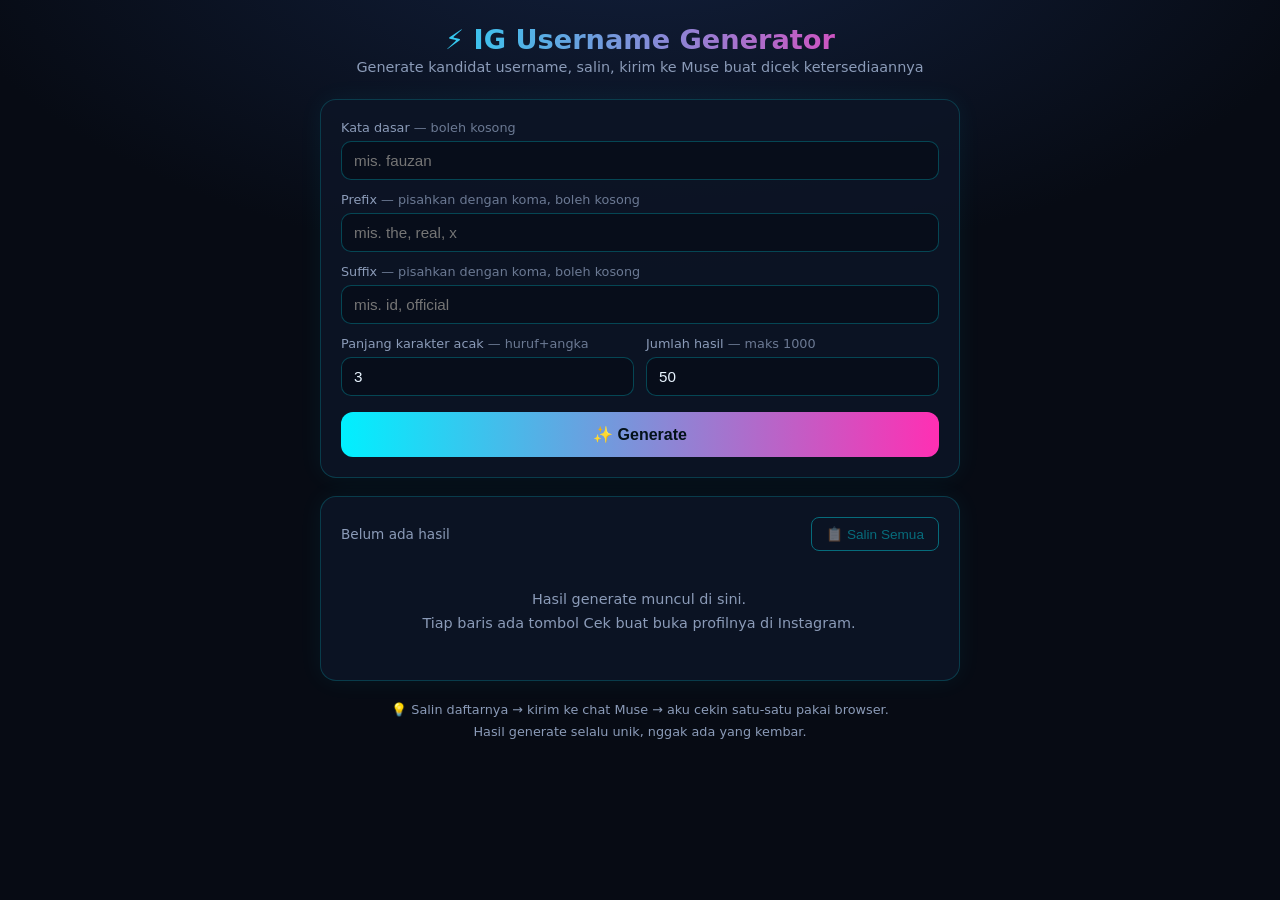
<file: ig-checker/index.html>
<!DOCTYPE html>
<html lang="id">
<head>
<meta charset="UTF-8"/>
<meta name="viewport" content="width=device-width, initial-scale=1"/>
<title>IG Username Generator</title>
<style>
:root{--bg:#070b14;--card:#0d1526;--neon:#00f0ff;--pink:#ff2fb3;--text:#e8f4ff;--muted:#8b9bb8}
*{box-sizing:border-box;margin:0;padding:0}
body{background:radial-gradient(1200px 600px at 50% -10%,#12203d 0%,var(--bg) 60%);color:var(--text);font-family:'Segoe UI',system-ui,sans-serif;min-height:100vh;padding:24px 16px}
.wrap{max-width:640px;margin:0 auto}
h1{font-size:1.7rem;text-align:center;background:linear-gradient(90deg,var(--neon),var(--pink));-webkit-background-clip:text;background-clip:text;color:transparent;margin-bottom:4px}
.sub{text-align:center;color:var(--muted);margin-bottom:24px;font-size:.9rem}
.card{background:rgba(13,21,38,.88);border:1px solid rgba(0,240,255,.18);border-radius:16px;padding:20px;margin-bottom:18px;box-shadow:0 0 24px rgba(0,240,255,.06)}
label{display:block;font-size:.8rem;color:var(--muted);margin:12px 0 6px}
.card>label:first-of-type{margin-top:0}
input{width:100%;background:#070d1a;border:1px solid rgba(0,240,255,.25);border-radius:10px;color:var(--text);padding:10px 12px;font-size:.95rem;outline:none}
input:focus{border-color:var(--neon);box-shadow:0 0 10px rgba(0,240,255,.25)}
.row{display:grid;grid-template-columns:1fr 1fr;gap:12px}
.hint{font-weight:400;opacity:.75}
button.gen{width:100%;margin-top:16px;padding:13px;border:none;border-radius:12px;font-size:1rem;font-weight:700;color:#04121a;background:linear-gradient(90deg,var(--neon),var(--pink));cursor:pointer;transition:transform .15s;animation:pulse 2.4s infinite}
button.gen:hover{transform:translateY(-2px)}
button.gen:active{transform:scale(.98)}
@keyframes pulse{0%,100%{box-shadow:0 0 12px rgba(0,240,255,.35)}50%{box-shadow:0 0 26px rgba(255,47,179,.45)}}
.toolbar{display:flex;gap:10px;align-items:center;margin-bottom:12px}
.count{font-size:.85rem;color:var(--muted)}
.spacer{flex:1}
button.small{background:transparent;border:1px solid var(--neon);color:var(--neon);border-radius:8px;padding:8px 14px;font-size:.85rem;cursor:pointer}
button.small:hover{background:rgba(0,240,255,.12)}
button.small:disabled{opacity:.4;cursor:default}
ul{list-style:none;display:flex;flex-direction:column;gap:8px;max-height:480px;overflow:auto;padding-right:2px}
li{display:flex;align-items:center;gap:10px;background:#070d1a;border:1px solid rgba(0,240,255,.12);border-radius:10px;padding:9px 12px;animation:fadein .35s both;animation-delay:calc(var(--i)*28ms)}
@keyframes fadein{from{opacity:0;transform:translateY(6px)}to{opacity:1;transform:none}}
.num{color:var(--muted);font-size:.8rem;min-width:34px}
.name{font-family:ui-monospace,Consolas,monospace;flex:1;overflow:hidden;text-overflow:ellipsis;font-size:.92rem}
a.cek{color:var(--pink);text-decoration:none;font-size:.8rem;border:1px solid rgba(255,47,179,.4);padding:5px 10px;border-radius:8px;white-space:nowrap}
a.cek:hover{background:rgba(255,47,179,.12)}
.empty{text-align:center;color:var(--muted);padding:24px 0;font-size:.9rem;line-height:1.7}
.foot{text-align:center;color:var(--muted);font-size:.8rem;margin-top:8px;line-height:1.7}
.err{color:#ff7b7b;font-size:.85rem;margin-top:10px;display:none}
.toast{position:fixed;bottom:24px;left:50%;transform:translateX(-50%) translateY(20px);background:#0d1526;border:1px solid var(--neon);color:var(--text);padding:10px 20px;border-radius:10px;font-size:.85rem;opacity:0;transition:all .3s;pointer-events:none;z-index:10}
.toast.show{opacity:1;transform:translateX(-50%) translateY(0)}
</style>
</head>
<body>
<div class="wrap">
  <h1>⚡ IG Username Generator</h1>
  <p class="sub">Generate kandidat username, salin, kirim ke Muse buat dicek ketersediaannya</p>

  <div class="card">
    <label>Kata dasar <span class="hint">— boleh kosong</span></label>
    <input id="base" placeholder="mis. fauzan" autocomplete="off"/>
    <label>Prefix <span class="hint">— pisahkan dengan koma, boleh kosong</span></label>
    <input id="prefix" placeholder="mis. the, real, x" autocomplete="off"/>
    <label>Suffix <span class="hint">— pisahkan dengan koma, boleh kosong</span></label>
    <input id="suffix" placeholder="mis. id, official" autocomplete="off"/>
    <div class="row">
      <div><label>Panjang karakter acak <span class="hint">— huruf+angka</span></label><input id="digits" type="number" min="0" max="8" value="3"/></div>
      <div><label>Jumlah hasil <span class="hint">— maks 1000</span></label><input id="total" type="number" min="1" max="1000" value="50"/></div>
    </div>
    <div class="err" id="err"></div>
    <button class="gen" onclick="doGenerate()">✨ Generate</button>
  </div>

  <div class="card">
    <div class="toolbar">
      <span class="count" id="count">Belum ada hasil</span>
      <span class="spacer"></span>
      <button class="small" id="copyBtn" onclick="copyAll()" disabled>📋 Salin Semua</button>
    </div>
    <ul id="list"><div class="empty">Hasil generate muncul di sini.<br/>Tiap baris ada tombol Cek buat buka profilnya di Instagram.</div></ul>
  </div>

  <p class="foot">💡 Salin daftarnya → kirim ke chat Muse → aku cekin satu-satu pakai browser.<br/>Hasil generate selalu unik, nggak ada yang kembar.</p>
</div>
<div class="toast" id="toast"></div>

<script>
let results = [];
const ALPHANUM='abcdefghijklmnopqrstuvwxyz0123456789';
const LETTERS='abcdefghijklmnopqrstuvwxyz';

function sanitize(s){
  return s.toLowerCase().trim().replace(/[^a-z0-9._]/g,'').replace(/\.{2,}/g,'.');
}
function valid(u){
  return u.length>=1 && u.length<=30 && !u.startsWith('.') && !u.endsWith('.');
}
// Karakter acak: huruf+angka, panjang TEPAT n, dijamin ada hurufnya (tidak hanya angka)
function randStr(n){
  if(n<=0) return '';
  let s='';
  for(let i=0;i<n;i++) s+=ALPHANUM[Math.floor(Math.random()*ALPHANUM.length)];
  if(/^[0-9]+$/.test(s)){
    const pos=Math.floor(Math.random()*n);
    s=s.slice(0,pos)+LETTERS[Math.floor(Math.random()*26)]+s.slice(pos+1);
  }
  return s;
}
function shuffle(a){
  for(let i=a.length-1;i>0;i--){const j=Math.floor(Math.random()*(i+1));[a[i],a[j]]=[a[j],a[i]];}
  return a;
}
function csv(id){
  return document.getElementById(id).value.split(',').map(sanitize).filter(Boolean);
}
function showErr(msg){
  const e=document.getElementById('err');
  e.textContent=msg; e.style.display=msg?'block':'none';
}
function toast(msg){
  const t=document.getElementById('toast');
  t.textContent=msg; t.classList.add('show');
  setTimeout(()=>t.classList.remove('show'),1800);
}
function joinParts(p,b,s,sep){
  const arr=[];
  if(p) arr.push(p);
  if(b) arr.push(b);
  if(s) arr.push(s);
  return arr.join(sep);
}

function doGenerate(){
  showErr('');
  const base=sanitize(document.getElementById('base').value);
  const prefs=csv('prefix'), sufs=csv('suffix');
  const randLen=Math.max(0,Math.min(8,parseInt(document.getElementById('digits').value)||0));
  const total=Math.max(1,Math.min(1000,parseInt(document.getElementById('total').value)||50));
  if(!base&&!prefs.length&&!sufs.length&&randLen===0){
    showErr('Isi minimal satu: kata dasar, prefix, suffix, atau panjang karakter acak lebih dari 0.');
    return;
  }
  const seps=['','.','_'];
  const out=new Set();
  const push=u=>{ u=sanitize(u); if(valid(u)) out.add(u); };

  // Inti: semua kombinasi prefix + kata dasar + suffix
  const cores=new Set();
  const P=[''].concat(prefs), B=base?[base]:[''], S=[''].concat(sufs);
  for(const p of P) for(const b of B) for(const s of S) for(const sep of seps){
    if(!p&&!b&&!s) continue;
    const core=joinParts(p,b,s,sep);
    if(core) cores.add(core);
  }
  const coreArr=[...cores];

  // Setiap hasil WAJIB memuat tepat randLen karakter acak (kecuali randLen=0)
  if(randLen===0){
    for(const c of coreArr){ if(out.size>=total) break; push(c); }
  }else{
    for(const core of coreArr){
      if(out.size>=total) break;
      for(const sep of seps){
        if(out.size>=total) break;
        push(core ? core+sep+randStr(randLen) : randStr(randLen));
      }
    }
    // Isi sisa dengan variasi acak sampai kuota terpenuhi (karakter acak selalu di akhir)
    let guard=0;
    while(out.size<total && guard<total*80){
      guard++;
      const core=coreArr.length?coreArr[Math.floor(Math.random()*coreArr.length)]:'';
      const r=randStr(randLen);
      const sep=seps[Math.floor(Math.random()*seps.length)];
      push(core ? core+sep+r : r);
    }
  }

  results=shuffle([...out]).slice(0,total);
  render();
  toast(results.length+' username dibuat');
}

function render(){
  const ul=document.getElementById('list');
  document.getElementById('count').textContent=results.length?results.length+' username (semua unik)':'Belum ada hasil';
  document.getElementById('copyBtn').disabled=!results.length;
  if(!results.length){
    ul.innerHTML='<div class="empty">Hasil generate muncul di sini.<br/>Tiap baris ada tombol Cek buat buka profilnya di Instagram.</div>';
    return;
  }
  ul.innerHTML=results.map((u,i)=>
    '<li style="--i:'+Math.min(i,40)+'"><span class="num">'+(i+1)+'</span>'+
    '<span class="name">'+u+'</span>'+
    '<a class="cek" href="https://www.instagram.com/'+u+'/" target="_blank" rel="noopener">Cek ↗</a></li>'
  ).join('');
}

function copyAll(){
  if(!results.length) return;
  const txt=results.join('\n');
  const done=()=>toast('Disalin! Kirim ke chat Muse ya');
  if(navigator.clipboard&&navigator.clipboard.writeText){
    navigator.clipboard.writeText(txt).then(done).catch(()=>fallbackCopy(txt,done));
  }else fallbackCopy(txt,done);
}
function fallbackCopy(txt,done){
  const ta=document.createElement('textarea');
  ta.value=txt; ta.style.position='fixed'; ta.style.opacity='0';
  document.body.appendChild(ta); ta.select();
  try{ document.execCommand('copy'); done(); }catch(e){ toast('Gagal menyalin'); }
  document.body.removeChild(ta);
}
</script>
</body>
</html>
</file>
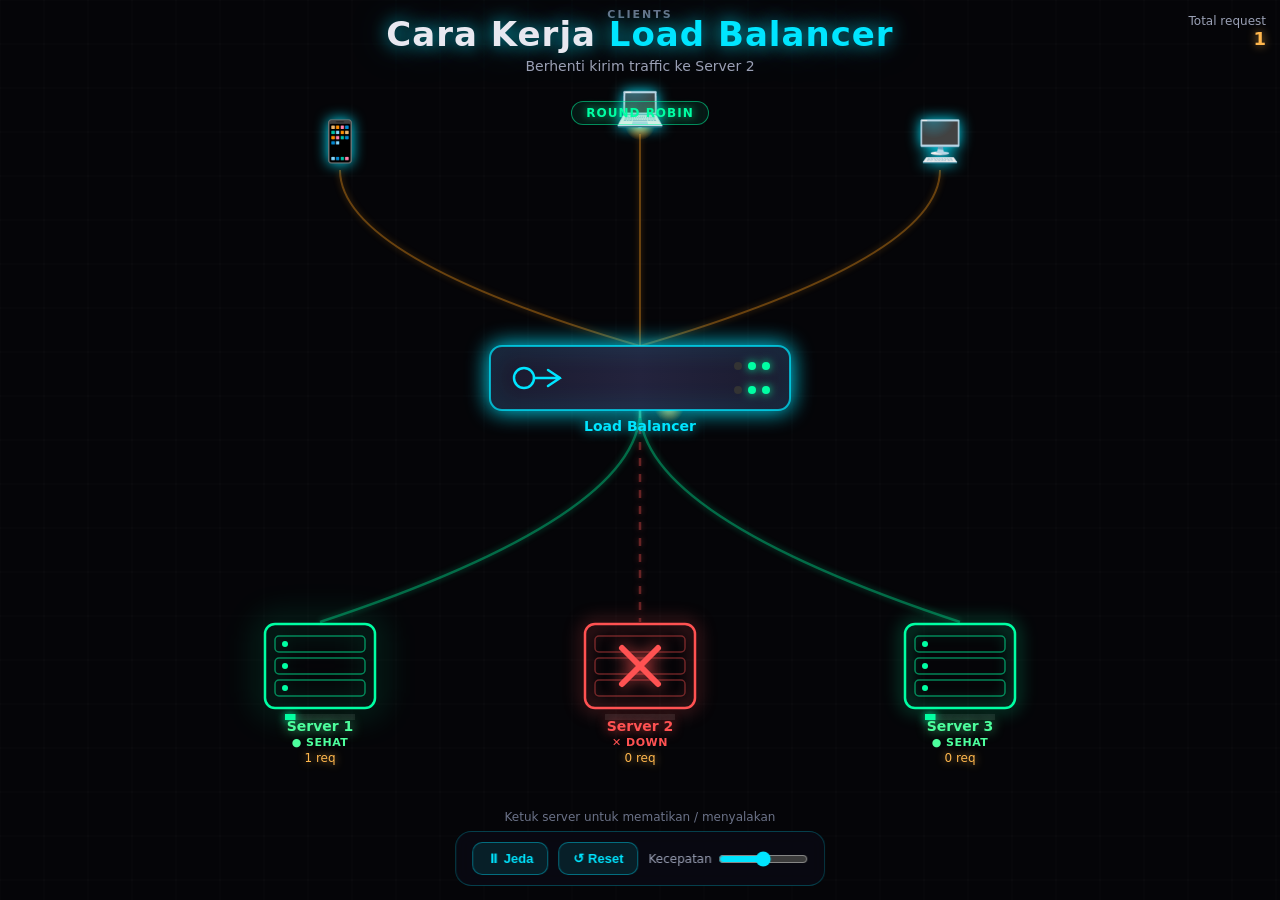
<file: load-balancer/index.html>
<!DOCTYPE html>
<html lang="id">
<head>
<meta charset="UTF-8">
<meta name="viewport" content="width=device-width, initial-scale=1.0, maximum-scale=1.0, user-scalable=no">
<title>Cara Kerja Load Balancer</title>
<style>
  * { margin:0; padding:0; box-sizing:border-box; -webkit-tap-highlight-color:transparent; }
  html,body { height:100%; overflow:hidden; background:#050508; font-family:'Segoe UI',system-ui,sans-serif; color:#e8e8f0; }
  #stage { position:fixed; inset:0; }
  canvas { position:absolute; inset:0; }
  .hud { position:absolute; z-index:10; pointer-events:none; }
  .title { top:14px; left:0; right:0; text-align:center; }
  .title h1 { font-size:clamp(20px,4.5vw,34px); font-weight:800; letter-spacing:1px;
    text-shadow:0 0 18px rgba(0,229,255,.7), 0 0 46px rgba(0,229,255,.3); }
  .title h1 .hl { color:#00e5ff; }
  .title p { font-size:clamp(11px,2.6vw,14px); color:#9aa0b5; margin-top:4px; }
  .badge { display:inline-block; margin-top:8px; padding:4px 14px; border-radius:20px;
    font-size:12px; font-weight:700; letter-spacing:1px; color:#00ffa3;
    border:1px solid rgba(0,255,163,.5); background:rgba(0,255,163,.08);
    text-shadow:0 0 10px rgba(0,255,163,.8); pointer-events:none; }
  .node-label { position:absolute; transform:translate(-50%,0); text-align:center; pointer-events:none; z-index:9; }
  .node-label .nm { font-weight:700; font-size:14px; }
  .node-label .st { font-size:11px; margin-top:2px; font-weight:600; letter-spacing:.5px; }
  .node-label .cnt { font-size:12px; color:#ffb74d; margin-top:2px; font-variant-numeric:tabular-nums;
    text-shadow:0 0 8px rgba(255,183,77,.7); }
  .up .nm { color:#4dff9d; text-shadow:0 0 12px rgba(77,255,157,.8); }
  .up .st { color:#4dff9d; }
  .down .nm { color:#ff5252; text-shadow:0 0 12px rgba(255,82,82,.8); }
  .down .st { color:#ff5252; }
  .controls { position:absolute; z-index:20; bottom:14px; left:50%; transform:translateX(-50%);
    display:flex; gap:10px; align-items:center; background:rgba(10,10,20,.75);
    border:1px solid rgba(0,229,255,.25); border-radius:16px; padding:10px 16px;
    backdrop-filter:blur(8px); flex-wrap:wrap; justify-content:center; max-width:94vw; }
  .controls button { background:rgba(0,229,255,.1); border:1px solid rgba(0,229,255,.4);
    color:#00e5ff; font-weight:700; font-size:13px; padding:8px 14px; border-radius:10px;
    cursor:pointer; transition:all .2s; }
  .controls button:active { transform:scale(.95); background:rgba(0,229,255,.25); }
  .controls label { font-size:12px; color:#9aa0b5; display:flex; align-items:center; gap:6px; }
  .controls input[type=range] { width:90px; accent-color:#00e5ff; }
  .hint { position:absolute; z-index:10; bottom:76px; left:0; right:0; text-align:center;
    font-size:12px; color:#6b7288; pointer-events:none; }
  .total { position:absolute; z-index:10; top:14px; right:14px; text-align:right; pointer-events:none;
    font-size:12px; color:#9aa0b5; }
  .total b { color:#ffb74d; font-size:18px; text-shadow:0 0 10px rgba(255,183,77,.7); }
</style>
</head>
<body>
<div id="stage">
  <canvas id="fx"></canvas>
  <div class="hud title">
    <h1>Cara Kerja <span class="hl">Load Balancer</span></h1>
    <p>Berhenti kirim traffic ke Server 2</p><br>
    <span class="badge">ROUND ROBIN</span>
  </div>
  <div class="hud total">Total request<br><b id="totalReq">0</b></div>
  <div class="hint">Ketuk server untuk mematikan / menyalakan</div>
  <div class="controls">
    <button id="btnPause">⏸ Jeda</button>
    <button id="btnReset">↺ Reset</button>
    <label>Kecepatan <input type="range" id="speed" min="1" max="5" value="3"></label>
  </div>
</div>
<script>
const cv = document.getElementById('fx'), ctx = cv.getContext('2d');
const stage = document.getElementById('stage');
let W, H, DPR;
function resize(){ DPR = Math.min(devicePixelRatio||1, 2); W = innerWidth; H = innerHeight;
  cv.width = W*DPR; cv.height = H*DPR; cv.style.width = W+'px'; cv.style.height = H+'px';
  ctx.setTransform(DPR,0,0,DPR,0,0); layout(); }
addEventListener('resize', resize);

// ---- layout ----
let clients=[], lb={}, servers=[];
function layout(){
  const cx = W/2;
  clients = [
    {x: cx - Math.min(W*0.32,300), y: H*0.16, icon:'📱'},
    {x: cx,                       y: H*0.12, icon:'💻'},
    {x: cx + Math.min(W*0.32,300), y: H*0.16, icon:'🖥️'},
  ];
  lb = {x: cx, y: H*0.42, w: Math.min(W*0.5,300), h: 64};
  const sy = H*0.74;
  const sx = [cx - Math.min(W*0.33,320), cx, cx + Math.min(W*0.33,320)];
  servers.forEach((s,i)=>{ s.x = sx[i]; s.y = sy; });
  positionLabels();
}

// ---- state ----
servers = [0,1,2].map(i=>({ id:i, name:'Server '+(i+1), x:0, y:0, up: i!==1, req:0, flash:0 }));
// Server 2 mulai DOWN seperti referensi
let totalReq = 0, paused = false, speedMul = 1, rrIndex = 0;
const packets = [];
let spawnTimer = 0;

// ---- DOM labels ----
const labelEls = [];
function positionLabels(){
  labelEls.forEach(e=>e.remove()); labelEls.length = 0;
  // LB label
  const lbEl = document.createElement('div');
  lbEl.className = 'node-label up';
  lbEl.innerHTML = `<div class="nm" style="color:#00e5ff;text-shadow:0 0 12px rgba(0,229,255,.8)">Load Balancer</div>`;
  lbEl.style.left = lb.x+'px'; lbEl.style.top = (lb.y + lb.h/2 + 8)+'px';
  stage.appendChild(lbEl); labelEls.push(lbEl);
  servers.forEach(s=>{
    const el = document.createElement('div');
    el.className = 'node-label ' + (s.up?'up':'down');
    el.style.left = s.x+'px'; el.style.top = (s.y + 52)+'px';
    el.innerHTML = `<div class="nm">${s.name}</div><div class="st">${s.up?'● SEHAT':'✕ DOWN'}</div><div class="cnt">${s.req} req</div>`;
    el.dataset.sid = s.id;
    stage.appendChild(el); labelEls.push(el);
  });
  // client label
  const cEl = document.createElement('div');
  cEl.className='node-label'; cEl.style.left = (W/2)+'px'; cEl.style.top = '8px';
  cEl.innerHTML = `<div class="nm" style="font-size:11px;color:#6b7288;letter-spacing:2px">CLIENTS</div>`;
  stage.appendChild(cEl); labelEls.push(cEl);
}
function refreshLabels(){
  labelEls.forEach(el=>{
    if(el.dataset.sid===undefined) return;
    const s = servers[+el.dataset.sid];
    el.className = 'node-label ' + (s.up?'up':'down');
    el.querySelector('.st').textContent = s.up ? '● SEHAT' : '✕ DOWN';
    el.querySelector('.cnt').textContent = s.req + ' req';
  });
  document.getElementById('totalReq').textContent = totalReq;
}

// tap server untuk toggle
cv.addEventListener('pointerdown', e=>{
  const r = cv.getBoundingClientRect(), mx = e.clientX-r.left, my = e.clientY-r.top;
  servers.forEach(s=>{
    if(Math.abs(mx-s.x)<70 && Math.abs(my-s.y)<60){
      s.up = !s.up; s.flash = 1; refreshLabels();
    }
  });
});

// ---- packet ----
function healthyServers(){ return servers.filter(s=>s.up); }
function spawnPacket(){
  const c = clients[(Math.random()*clients.length)|0];
  const hs = healthyServers();
  if(!hs.length) return;
  const target = hs[rrIndex % hs.length]; rrIndex++;
  packets.push({ x:c.x, y:c.y+26, t:0, dur: 1.1, c1:c, mid:{x:lb.x,y:lb.y}, target, hue: 32+Math.random()*14 });
}
function bez(p0,p1,p2,t){ const u=1-t; return { x:u*u*p0.x+2*u*t*p1.x+t*t*p2.x, y:u*u*p0.y+2*u*t*p1.y+t*t*p2.y }; }

// ---- draw ----
function drawServer(s){
  const w=110,h=84, x=s.x-w/2, y=s.y-h/2;
  const col = s.up ? '#00ffa3' : '#ff5252';
  ctx.save();
  ctx.shadowColor = col; ctx.shadowBlur = 18 + s.flash*30;
  ctx.strokeStyle = col; ctx.lineWidth = 2.5;
  roundRect(x,y,w,h,10); ctx.stroke();
  ctx.shadowBlur = 0;
  // rak
  for(let i=0;i<3;i++){
    const ry = y+12+i*22;
    ctx.strokeStyle = s.up?'rgba(0,255,163,.5)':'rgba(255,82,82,.4)';
    ctx.lineWidth = 1.5;
    roundRect(x+10,ry,w-20,16,4); ctx.stroke();
    if(s.up){ ctx.fillStyle='#00ffa3'; ctx.beginPath(); ctx.arc(x+20,ry+8,3,0,7); ctx.fill(); }
  }
  if(!s.up){ // X besar
    ctx.strokeStyle='#ff5252'; ctx.lineWidth=6; ctx.lineCap='round';
    ctx.shadowColor='#ff5252'; ctx.shadowBlur=16;
    const cxp=s.x, cyp=s.y;
    ctx.beginPath(); ctx.moveTo(cxp-18,cyp-18); ctx.lineTo(cxp+18,cyp+18);
    ctx.moveTo(cxp+18,cyp-18); ctx.lineTo(cxp-18,cyp+18); ctx.stroke();
  }
  // health bar
  const bw=70;
  ctx.fillStyle='rgba(255,255,255,.08)'; ctx.fillRect(s.x-bw/2, y+h+6, bw, 6);
  if(s.up){ const f = Math.min(1, s.req/40);
    ctx.fillStyle='#00ffa3'; ctx.shadowColor='#00ffa3'; ctx.shadowBlur=8;
    ctx.fillRect(s.x-bw/2, y+h+6, bw*Math.max(.15,f), 6);
  }
  ctx.restore();
  if(s.flash>0) s.flash=Math.max(0,s.flash-0.05);
}
function roundRect(x,y,w,h,r){ ctx.beginPath(); ctx.moveTo(x+r,y);
  ctx.arcTo(x+w,y,x+w,y+h,r); ctx.arcTo(x+w,y+h,x,y+h,r);
  ctx.arcTo(x,y+h,x,y,r); ctx.arcTo(x,y,x+w,y,r); ctx.closePath(); }

function drawLB(){
  const {x,y,w,h} = lb;
  ctx.save();
  const g = ctx.createLinearGradient(x-w/2,y,x+w/2,y);
  g.addColorStop(0,'#1a1a2e'); g.addColorStop(.5,'#23233d'); g.addColorStop(1,'#1a1a2e');
  ctx.fillStyle=g;
  ctx.shadowColor='#00e5ff'; ctx.shadowBlur=22;
  ctx.strokeStyle='rgba(0,229,255,.7)'; ctx.lineWidth=2;
  roundRect(x-w/2,y-h/2,w,h,12); ctx.fill(); ctx.stroke();
  ctx.shadowBlur=0;
  // lampu indikator
  for(let i=0;i<6;i++){
    const on = healthyServers().length > (i%3);
    ctx.fillStyle = on ? '#00ffa3' : '#333';
    ctx.shadowColor = on?'#00ffa3':'transparent'; ctx.shadowBlur = on?8:0;
    ctx.beginPath(); ctx.arc(x+w/2-24-(i%3)*14, y-12+Math.floor(i/3)*24, 4, 0, 7); ctx.fill();
  }
  ctx.shadowBlur=0;
  // simbol
  ctx.strokeStyle='#00e5ff'; ctx.lineWidth=2.5; ctx.lineCap='round';
  ctx.beginPath(); ctx.arc(x-w/2+34, y, 10, 0, 7); ctx.stroke();
  ctx.beginPath(); ctx.moveTo(x-w/2+44,y); ctx.lineTo(x-w/2+70,y);
  ctx.moveTo(x-w/2+58,y-8); ctx.lineTo(x-w/2+70,y); ctx.lineTo(x-w/2+58,y+8); ctx.stroke();
  ctx.restore();
}
function drawClient(c){
  ctx.save();
  ctx.font='40px serif'; ctx.textAlign='center'; ctx.textBaseline='middle';
  ctx.shadowColor='#00e5ff'; ctx.shadowBlur=14;
  ctx.fillText(c.icon, c.x, c.y);
  ctx.restore();
}
function drawWire(a,b,color,width,dashed){
  ctx.save();
  ctx.strokeStyle=color; ctx.lineWidth=width; ctx.globalAlpha=.35;
  ctx.shadowColor=color; ctx.shadowBlur=6;
  if(dashed) ctx.setLineDash([8,8]);
  ctx.beginPath(); ctx.moveTo(a.x,a.y);
  ctx.quadraticCurveTo(a.x,(a.y+b.y)/2, b.x,b.y); ctx.stroke();
  ctx.restore();
}

// ---- loop ----
let last = performance.now();
function frame(now){
  const dt = Math.min(.05,(now-last)/1000); last = now;
  ctx.clearRect(0,0,W,H);
  // bg grid halus
  ctx.save(); ctx.strokeStyle='rgba(255,255,255,.025)'; ctx.lineWidth=1;
  for(let gx=0;gx<W;gx+=44){ ctx.beginPath();ctx.moveTo(gx,0);ctx.lineTo(gx,H);ctx.stroke(); }
  for(let gy=0;gy<H;gy+=44){ ctx.beginPath();ctx.moveTo(0,gy);ctx.lineTo(W,gy);ctx.stroke(); }
  ctx.restore();

  const spd = paused?0:speedMul;
  // wires
  clients.forEach(c=> drawWire({x:c.x,y:c.y+26},{x:lb.x,y:lb.y-lb.h/2},'#ff9f1c',2,false));
  servers.forEach(s=>{
    const col = s.up ? '#00ffa3' : '#ff5252';
    drawWire({x:lb.x,y:lb.y+lb.h/2},{x:s.x,y:s.y-44},col,2.5,!s.up);
  });
  // spawn
  if(!paused){
    spawnTimer -= dt*spd;
    if(spawnTimer<=0){ spawnPacket(); spawnTimer = .5; }
  }
  // update & draw packets
  for(let i=packets.length-1;i>=0;i--){
    const p = packets[i];
    if(!paused) p.t += dt*spd/p.dur;
    const half = .5;
    let pos;
    if(p.t<half){ pos = bez({x:p.c1.x,y:p.c1.y+26},{x:(p.c1.x+lb.x)/2,y:Math.min(p.c1.y,lb.y)-30},{x:lb.x,y:lb.y}, p.t/half); }
    else { const t2=(p.t-half)/half;
      const tgt = p.target.up ? p.target : healthyServers()[0];
      if(!tgt){ packets.splice(i,1); continue; }
      pos = bez({x:lb.x,y:lb.y},{x:(lb.x+tgt.x)/2,y:(lb.y+tgt.y)/2+20},{x:tgt.x,y:tgt.y-44}, Math.min(1,t2));
    }
    // glow dot
    const r = 5;
    const gr = ctx.createRadialGradient(pos.x,pos.y,0,pos.x,pos.y,r*3);
    gr.addColorStop(0,'rgba(255,200,80,1)'); gr.addColorStop(.4,'rgba(255,160,40,.7)'); gr.addColorStop(1,'rgba(255,140,0,0)');
    ctx.fillStyle=gr; ctx.beginPath(); ctx.arc(pos.x,pos.y,r*3,0,7); ctx.fill();
    ctx.fillStyle='#fff7e0'; ctx.beginPath(); ctx.arc(pos.x,pos.y,r*.55,0,7); ctx.fill();
    if(p.t>=1){
      const tgt = p.target.up?p.target:healthyServers()[0];
      if(tgt){ tgt.req++; tgt.flash=.6; totalReq++; refreshLabels(); }
      packets.splice(i,1);
    }
  }
  drawLB();
  clients.forEach(drawClient);
  servers.forEach(drawServer);
  requestAnimationFrame(frame);
}

// controls
document.getElementById('btnPause').onclick = e=>{ paused=!paused; e.target.textContent = paused?'▶ Jalan':'⏸ Jeda'; };
document.getElementById('btnReset').onclick = ()=>{
  servers.forEach((s,i)=>{ s.req=0; s.up = i!==1; }); totalReq=0; rrIndex=0; packets.length=0; refreshLabels();
};
document.getElementById('speed').oninput = e=>{ speedMul = +e.target.value/2; };

resize(); refreshLabels(); requestAnimationFrame(frame);
</script>
</body>
</html>
</file>
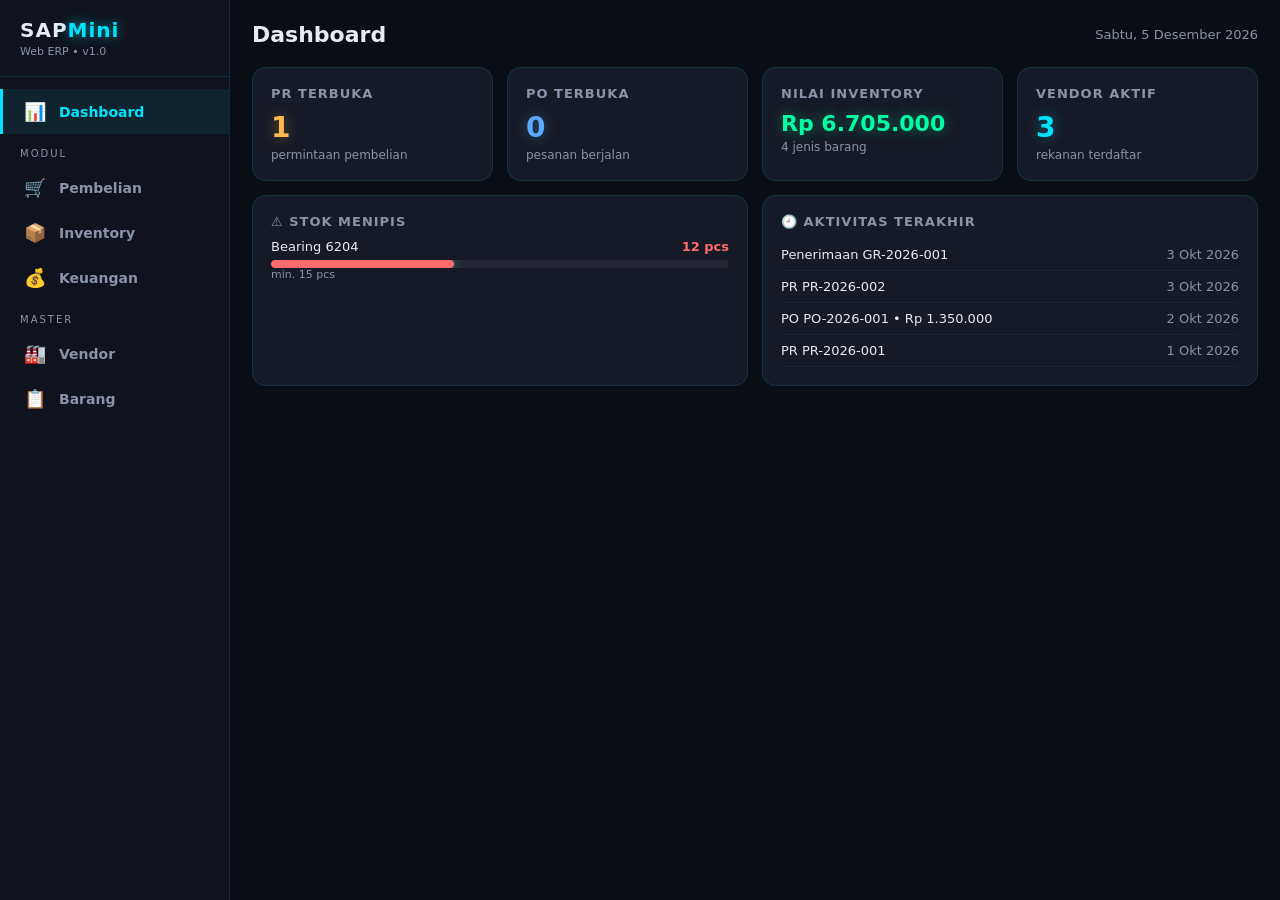
<file: sap/index.html>
<!DOCTYPE html>
<html lang="id">
<head>
<meta charset="UTF-8">
<meta name="viewport" content="width=device-width, initial-scale=1.0">
<title>SAP Mini — Web ERP</title>
<style>
:root{
  --bg:#0b0d14; --bg2:#10131d; --card:#161a26; --card2:#1c2130;
  --border:rgba(0,229,255,.12); --txt:#e8eaf2; --mut:#8b93a9;
  --cyan:#00e5ff; --green:#00ffa3; --orange:#ffb74d; --red:#ff6b6b; --blue:#5aa9ff;
}
*{margin:0;padding:0;box-sizing:border-box;-webkit-tap-highlight-color:transparent}
body{background:var(--bg);color:var(--txt);font-family:'Segoe UI',system-ui,-apple-system,sans-serif;font-size:14px;min-height:100vh}
#app{display:flex;min-height:100vh}
/* sidebar */
#sidebar{width:230px;background:var(--bg2);border-right:1px solid var(--border);padding:18px 0;position:fixed;top:0;bottom:0;left:0;z-index:50;transition:transform .25s;display:flex;flex-direction:column}
#sidebar .logo{padding:0 20px 18px;border-bottom:1px solid var(--border);margin-bottom:12px}
#sidebar .logo h2{font-size:20px;letter-spacing:1px}
#sidebar .logo h2 span{color:var(--cyan);text-shadow:0 0 12px rgba(0,229,255,.6)}
#sidebar .logo small{color:var(--mut);font-size:11px}
.nav-item{display:flex;align-items:center;gap:12px;padding:12px 20px;cursor:pointer;color:var(--mut);font-weight:600;border-left:3px solid transparent;transition:all .15s;user-select:none}
.nav-item:hover{color:var(--txt);background:rgba(0,229,255,.05)}
.nav-item.active{color:var(--cyan);background:rgba(0,229,255,.08);border-left-color:var(--cyan)}
.nav-item .ic{font-size:18px;width:24px;text-align:center}
.nav-sec{padding:14px 20px 6px;font-size:10px;letter-spacing:2px;color:var(--mut);text-transform:uppercase}
/* main */
#main{flex:1;margin-left:230px;padding:22px;max-width:1200px}
#topbar{display:flex;justify-content:space-between;align-items:center;margin-bottom:20px;flex-wrap:wrap;gap:10px}
#topbar h1{font-size:22px}
#topbar .date{color:var(--mut);font-size:13px}
#menuBtn{display:none;background:none;border:1px solid var(--border);color:var(--cyan);font-size:20px;border-radius:8px;padding:6px 12px;cursor:pointer}
/* cards */
.grid{display:grid;gap:14px}
.g4{grid-template-columns:repeat(4,1fr)} .g2{grid-template-columns:repeat(2,1fr)} .g3{grid-template-columns:repeat(3,1fr)}
.card{background:var(--card);border:1px solid var(--border);border-radius:14px;padding:18px}
.card h3{font-size:13px;color:var(--mut);text-transform:uppercase;letter-spacing:1px;margin-bottom:10px}
.kpi .val{font-size:28px;font-weight:800;margin:4px 0}
.kpi .sub{font-size:12px;color:var(--mut)}
.kpi.c .val{color:var(--cyan);text-shadow:0 0 14px rgba(0,229,255,.4)}
.kpi.g .val{color:var(--green);text-shadow:0 0 14px rgba(0,255,163,.4)}
.kpi.o .val{color:var(--orange);text-shadow:0 0 14px rgba(255,183,77,.4)}
.kpi.b .val{color:var(--blue);text-shadow:0 0 14px rgba(90,169,255,.4)}
/* table */
.tblwrap{overflow-x:auto;margin-top:12px}
table{width:100%;border-collapse:collapse;font-size:13px}
th{text-align:left;padding:10px 12px;color:var(--mut);font-size:11px;text-transform:uppercase;letter-spacing:1px;border-bottom:1px solid var(--border);white-space:nowrap}
td{padding:10px 12px;border-bottom:1px solid rgba(255,255,255,.04);vertical-align:middle}
tr:hover td{background:rgba(0,229,255,.03)}
.badge{display:inline-block;padding:3px 10px;border-radius:20px;font-size:11px;font-weight:700}
.b-draft{background:rgba(139,147,169,.15);color:var(--mut)}
.b-open,.b-pending{background:rgba(255,183,77,.12);color:var(--orange)}
.b-approved,.b-received,.b-done{background:rgba(0,255,163,.12);color:var(--green)}
.b-partial{background:rgba(90,169,255,.12);color:var(--blue)}
.b-cancel{background:rgba(255,107,107,.12);color:var(--red)}
/* buttons */
.btn{background:rgba(0,229,255,.1);border:1px solid rgba(0,229,255,.4);color:var(--cyan);padding:8px 16px;border-radius:10px;font-weight:700;font-size:13px;cursor:pointer;transition:all .15s}
.btn:hover{background:rgba(0,229,255,.22)}
.btn:active{transform:scale(.96)}
.btn.g{background:rgba(0,255,163,.1);border-color:rgba(0,255,163,.4);color:var(--green)}
.btn.g:hover{background:rgba(0,255,163,.22)}
.btn.danger{background:rgba(255,107,107,.08);border-color:rgba(255,107,107,.4);color:var(--red)}
.btn.sm{padding:5px 10px;font-size:12px}
.btnrow{display:flex;gap:8px;flex-wrap:wrap;margin:14px 0}
/* tabs */
.tabs{display:flex;gap:6px;margin-bottom:16px;flex-wrap:wrap}
.tab{padding:9px 18px;border-radius:10px;cursor:pointer;font-weight:700;color:var(--mut);background:var(--card);border:1px solid var(--border);font-size:13px}
.tab.active{color:var(--cyan);border-color:rgba(0,229,255,.5);background:rgba(0,229,255,.08)}
/* modal */
#modalWrap{position:fixed;inset:0;background:rgba(0,0,0,.65);z-index:100;display:none;align-items:center;justify-content:center;padding:16px;backdrop-filter:blur(4px)}
#modal{background:var(--card2);border:1px solid var(--border);border-radius:16px;padding:24px;width:100%;max-width:560px;max-height:90vh;overflow-y:auto}
#modal h2{margin-bottom:16px;font-size:18px}
.fgroup{margin-bottom:12px}
.fgroup label{display:block;font-size:12px;color:var(--mut);margin-bottom:5px;font-weight:600}
.fgroup input,.fgroup select,.fgroup textarea{width:100%;background:var(--bg);border:1px solid var(--border);color:var(--txt);padding:10px 12px;border-radius:10px;font-size:14px;font-family:inherit}
.fgroup input:focus,.fgroup select:focus,.fgroup textarea:focus{outline:none;border-color:var(--cyan)}
.frow{display:grid;grid-template-columns:1fr 1fr;gap:10px}
/* toast */
#toast{position:fixed;bottom:24px;left:50%;transform:translateX(-50%) translateY(80px);background:var(--card2);border:1px solid var(--green);color:var(--green);padding:12px 24px;border-radius:12px;font-weight:700;z-index:200;transition:transform .3s;box-shadow:0 0 20px rgba(0,255,163,.25)}
#toast.show{transform:translateX(-50%) translateY(0)}
#toast.err{border-color:var(--red);color:var(--red);box-shadow:0 0 20px rgba(255,107,107,.25)}
.alert{background:rgba(255,107,107,.08);border:1px solid rgba(255,107,107,.3);border-radius:10px;padding:12px 16px;margin-bottom:14px;font-size:13px}
.alert b{color:var(--red)}
.empty{text-align:center;color:var(--mut);padding:30px 10px;font-size:13px}
.bar{height:8px;background:rgba(255,255,255,.06);border-radius:6px;overflow:hidden;margin-top:6px}
.bar>div{height:100%;border-radius:6px;background:linear-gradient(90deg,var(--cyan),var(--green));box-shadow:0 0 8px rgba(0,229,255,.5)}
@media(max-width:900px){.g4{grid-template-columns:repeat(2,1fr)}.g3{grid-template-columns:1fr}.g2{grid-template-columns:1fr}}
@media(max-width:768px){
  #sidebar{transform:translateX(-100%)} #sidebar.open{transform:none;box-shadow:0 0 40px rgba(0,0,0,.6)}
  #main{margin-left:0} #menuBtn{display:block}
}
</style>
</head>
<body>
<div id="app">
  <nav id="sidebar">
    <div class="logo"><h2>SAP<span>Mini</span></h2><small>Web ERP • v1.0</small></div>
    <div class="nav-item active" data-mod="dashboard"><span class="ic">📊</span>Dashboard</div>
    <div class="nav-sec">Modul</div>
    <div class="nav-item" data-mod="pembelian"><span class="ic">🛒</span>Pembelian</div>
    <div class="nav-item" data-mod="inventory"><span class="ic">📦</span>Inventory</div>
    <div class="nav-item" data-mod="keuangan"><span class="ic">💰</span>Keuangan</div>
    <div class="nav-sec">Master</div>
    <div class="nav-item" data-mod="vendor"><span class="ic">🏭</span>Vendor</div>
    <div class="nav-item" data-mod="barang"><span class="ic">📋</span>Barang</div>
  </nav>
  <div id="main">
    <div id="topbar">
      <div style="display:flex;align-items:center;gap:12px">
        <button id="menuBtn">☰</button>
        <h1 id="pageTitle">Dashboard</h1>
      </div>
      <div class="date" id="todayDate"></div>
    </div>
    <div id="content"></div>
  </div>
</div>
<div id="modalWrap"><div id="modal"></div></div>
<div id="toast"></div>
<script>
/* ============ DATABASE (localStorage) ============ */
const DB_KEY='sapmini_db_v1';
let DB=null;
function seed(){ return {
  vendors:[
    {id:'V001',name:'PT Sinar Abadi',contact:'Budi',phone:'0812-1111-2222',email:'budi@sinarabadi.id',address:'Jakarta'},
    {id:'V002',name:'CV Makmur Jaya',contact:'Sari',phone:'0813-3333-4444',email:'sari@makmurjaya.id',address:'Bandung'},
    {id:'V003',name:'PT Global Parts',contact:'Andi',phone:'0815-5555-6666',email:'andi@globalparts.id',address:'Surabaya'}
  ],
  items:[
    {id:'B001',code:'BRG-001',name:'Baut M8 x 50mm',unit:'pcs',price:2500,stock:480,min:100},
    {id:'B002',code:'BRG-002',name:'Mur M8',unit:'pcs',price:1200,stock:950,min:200},
    {id:'B003',code:'BRG-003',name:'Oli Mesin 1L',unit:'btl',price:85000,stock:45,min:20},
    {id:'B004',code:'BRG-004',name:'Bearing 6204',unit:'pcs',price:45000,stock:12,min:15}
  ],
  prs:[
    {id:'PR001',number:'PR-2026-001',date:'2026-10-01',items:[{itemId:'B001',qty:200},{itemId:'B003',qty:10}],status:'approved',notes:'Stok menipis'},
    {id:'PR002',number:'PR-2026-002',date:'2026-10-03',items:[{itemId:'B004',qty:20}],status:'draft',notes:''}
  ],
  pos:[
    {id:'PO001',number:'PO-2026-001',date:'2026-10-02',vendorId:'V001',prId:'PR001',items:[{itemId:'B001',qty:200,price:2500},{itemId:'B003',qty:10,price:85000}],status:'received'}
  ],
  grs:[
    {id:'GR001',number:'GR-2026-001',date:'2026-10-03',poId:'PO001',items:[{itemId:'B001',qty:200},{itemId:'B003',qty:10}]}
  ],
  movements:[
    {id:'M001',date:'2026-10-03',itemId:'B001',type:'in',qty:200,ref:'GR-2026-001'},
    {id:'M002',date:'2026-10-03',itemId:'B003',type:'in',qty:10,ref:'GR-2026-001'},
    {id:'M003',date:'2026-10-04',itemId:'B002',type:'out',qty:50,ref:'Pemakaian produksi'}
  ],
  journals:[
    {id:'J001',date:'2026-10-03',desc:'Penerimaan barang PO-2026-001',lines:[{account:'Persediaan',debit:1350000,credit:0},{account:'Hutang Dagang',debit:0,credit:1350000}]},
    {id:'J002',date:'2026-10-04',desc:'Pemakaian material produksi',lines:[{account:'Beban Produksi',debit:60000,credit:0},{account:'Persediaan',debit:0,credit:60000}]}
  ],
  seq:{V:4,B:5,PR:3,PO:2,GR:2,M:4,J:3}
};}
function load(){ try{ DB=JSON.parse(localStorage.getItem(DB_KEY)); }catch(e){ DB=null; } if(!DB){ DB=seed(); save(); } }
function save(){ localStorage.setItem(DB_KEY,JSON.stringify(DB)); }
function nid(p){ const n=DB.seq[p]++; save(); return p+String(n).padStart(3,'0'); }
function fmtRp(n){ return 'Rp '+Number(n||0).toLocaleString('id-ID'); }
function fmtDate(d){ if(!d) return '-'; const t=new Date(d+'T00:00:00'); return t.toLocaleDateString('id-ID',{day:'numeric',month:'short',year:'numeric'}); }
function today(){ return new Date().toISOString().slice(0,10); }
function findItem(id){ return DB.items.find(i=>i.id===id); }
function findVendor(id){ return DB.vendors.find(v=>v.id===id); }
function itemName(id){ const i=findItem(id); return i?i.name:id; }
function prTotal(pr){ return pr.items.reduce((s,it)=>{ const i=findItem(it.itemId); return s+(i?i.price*it.qty:0); },0); }
function poTotal(po){ return po.items.reduce((s,it)=>s+it.qty*it.price,0); }
/* ============ UI HELPERS ============ */
const $=s=>document.querySelector(s);
function toast(msg,err){ const t=$('#toast'); t.textContent=msg; t.className=err?'err show':'show'; setTimeout(()=>t.className='',2600); }
function openModal(html){ $('#modal').innerHTML=html; $('#modalWrap').style.display='flex'; }
function closeModal(){ $('#modalWrap').style.display='none'; }
$('#modalWrap').addEventListener('click',e=>{ if(e.target.id==='modalWrap') closeModal(); });
function badge(st){ const m={draft:'b-draft',open:'b-open',pending:'b-pending',approved:'b-approved',received:'b-received',done:'b-done',partial:'b-partial',cancel:'b-cancel',converted:'b-approved'};
  const lbl={draft:'Draft',open:'Terbuka',pending:'Menunggu',approved:'Disetujui',received:'Diterima',done:'Selesai',partial:'Sebagian',cancel:'Batal',converted:'Terkonversi'};
  return `<span class="badge ${m[st]||'b-draft'}">${lbl[st]||st}</span>`; }
function statusPR(pr){ if(pr.status==='approved' && DB.pos.some(p=>p.prId===pr.id)) return 'converted'; return pr.status; }
/* ============ NAV ============ */
let curMod='dashboard', curTab='';
document.querySelectorAll('.nav-item').forEach(el=>el.addEventListener('click',()=>{
  document.querySelectorAll('.nav-item').forEach(x=>x.classList.remove('active'));
  el.classList.add('active'); curMod=el.dataset.mod; curTab='';
  $('#sidebar').classList.remove('open'); render();
}));
$('#menuBtn').onclick=()=>$('#sidebar').classList.toggle('open');
$('#todayDate').textContent=new Date().toLocaleDateString('id-ID',{weekday:'long',day:'numeric',month:'long',year:'numeric'});
const TITLES={dashboard:'Dashboard',pembelian:'Pembelian',inventory:'Inventory',keuangan:'Keuangan',vendor:'Master Vendor',barang:'Master Barang'};
function render(){ $('#pageTitle').textContent=TITLES[curMod]||curMod;
  ({dashboard:rDashboard,pembelian:rPembelian,inventory:rInventory,keuangan:rKeuangan,vendor:rVendor,barang:rBarang})[curMod](); }
/* ============ DASHBOARD ============ */
function rDashboard(){
  const openPR=DB.prs.filter(p=>p.status==='draft').length;
  const openPO=DB.pos.filter(p=>p.status==='open'||p.status==='partial').length;
  const invVal=DB.items.reduce((s,i)=>s+i.stock*i.price,0);
  const lowStock=DB.items.filter(i=>i.stock<=i.min);
  const recent=[...DB.grs.map(g=>({d:g.date,t:'Penerimaan '+g.number})),...DB.pos.map(p=>({d:p.date,t:'PO '+p.number+' • '+fmtRp(poTotal(p))})),...DB.prs.map(p=>({d:p.date,t:'PR '+p.number}))]
    .sort((a,b)=>b.d.localeCompare(a.d)).slice(0,6);
  $('#content').innerHTML=`
  <div class="grid g4">
    <div class="card kpi o"><h3>PR Terbuka</h3><div class="val">${openPR}</div><div class="sub">permintaan pembelian</div></div>
    <div class="card kpi b"><h3>PO Terbuka</h3><div class="val">${openPO}</div><div class="sub">pesanan berjalan</div></div>
    <div class="card kpi g"><h3>Nilai Inventory</h3><div class="val" style="font-size:22px">${fmtRp(invVal)}</div><div class="sub">${DB.items.length} jenis barang</div></div>
    <div class="card kpi c"><h3>Vendor Aktif</h3><div class="val">${DB.vendors.length}</div><div class="sub">rekanan terdaftar</div></div>
  </div>
  <div class="grid g2" style="margin-top:14px">
    <div class="card"><h3>⚠ Stok Menipis</h3>
      ${lowStock.length?lowStock.map(i=>`<div style="margin:10px 0"><div style="display:flex;justify-content:space-between;font-size:13px"><span>${i.name}</span><b style="color:var(--red)">${i.stock} ${i.unit}</b></div><div class="bar"><div style="width:${Math.min(100,i.stock/i.min*50)}%;background:var(--red)"></div></div><div style="font-size:11px;color:var(--mut)">min. ${i.min} ${i.unit}</div></div>`).join(''):'<div class="empty">Semua stok aman ✓</div>'}
    </div>
    <div class="card"><h3>🕘 Aktivitas Terakhir</h3>
      ${recent.map(r=>`<div style="padding:8px 0;border-bottom:1px solid rgba(255,255,255,.04);font-size:13px;display:flex;justify-content:space-between"><span>${r.t}</span><span style="color:var(--mut)">${fmtDate(r.d)}</span></div>`).join('')}
    </div>
  </div>`;
}
/* ============ PEMBELIAN ============ */
function rPembelian(){
  const tabs=[['pr','Purchase Request'],['po','Purchase Order'],['gr','Penerimaan (GR)']];
  if(!curTab) curTab='pr';
  let body='';
  if(curTab==='pr') body=tabPR(); else if(curTab==='po') body=tabPO(); else body=tabGR();
  $('#content').innerHTML=`<div class="tabs">${tabs.map(t=>`<div class="tab ${curTab===t[0]?'active':''}" onclick="setTab('${t[0]}')">${t[1]}</div>`).join('')}</div>${body}`;
}
function setTab(t){ curTab=t; render(); }
function tabPR(){
  const rows=[...DB.prs].reverse().map(p=>`<tr><td><b>${p.number}</b></td><td>${fmtDate(p.date)}</td><td>${p.items.length} item</td><td>${fmtRp(prTotal(p))}</td><td>${badge(statusPR(p))}</td>
    <td>${p.status==='draft'?`<button class="btn sm g" onclick="approvePR('${p.id}')">Setujui</button> <button class="btn sm" onclick="prToPO('${p.id}')">→ PO</button>`:''}</td></tr>`).join('');
  return `<div class="btnrow"><button class="btn" onclick="formPR()">+ Buat PR</button></div>
  <div class="card"><div class="tblwrap"><table><tr><th>Nomor</th><th>Tanggal</th><th>Item</th><th>Estimasi</th><th>Status</th><th></th></tr>${rows||'<tr><td colspan=6 class=empty>Belum ada PR</td></tr>'}</table></div></div>`;
}
function tabPO(){
  const rows=[...DB.pos].reverse().map(p=>{ const v=findVendor(p.vendorId);
    return `<tr><td><b>${p.number}</b></td><td>${fmtDate(p.date)}</td><td>${v?v.name:'-'}</td><td>${p.items.length} item</td><td>${fmtRp(poTotal(p))}</td><td>${badge(p.status)}</td>
    <td>${(p.status==='open'||p.status==='partial')?`<button class="btn sm g" onclick="formGR('${p.id}')">Terima Barang</button>`:''}</td></tr>`; }).join('');
  return `<div class="card"><div class="tblwrap"><table><tr><th>Nomor</th><th>Tanggal</th><th>Vendor</th><th>Item</th><th>Total</th><th>Status</th><th></th></tr>${rows||'<tr><td colspan=7 class=empty>Belum ada PO</td></tr>'}</table></div></div>`;
}
function tabGR(){
  const rows=[...DB.grs].reverse().map(g=>{ const po=DB.pos.find(p=>p.id===g.poId);
    return `<tr><td><b>${g.number}</b></td><td>${fmtDate(g.date)}</td><td>${po?po.number:'-'}</td><td>${g.items.length} item</td><td>${badge('received')}</td></tr>`; }).join('');
  return `<div class="card"><div class="tblwrap"><table><tr><th>Nomor</th><th>Tanggal</th><th>PO Ref</th><th>Item</th><th>Status</th></tr>${rows||'<tr><td colspan=5 class=empty>Belum ada penerimaan</td></tr>'}</table></div></div>`;
}
/* ============ FORM: PR ============ */
function formPR(){
  const opts=DB.items.map(i=>`<option value="${i.id}">${i.code} — ${i.name} (${fmtRp(i.price)})</option>`).join('');
  openModal(`<h2>Buat Purchase Request</h2>
    <div class="fgroup"><label>Catatan</label><input id="f_notes" placeholder="cth: Stok menipis"></div>
    <div id="f_items"><div class="frow" style="margin-bottom:8px"><select class="fi">${opts}</select><input type="number" class="fq" value="1" min="1" style="max-width:90px"></div></div>
    <button class="btn sm" onclick="addItemRow('f_items')">+ Item</button>
    <div class="btnrow" style="margin-top:18px"><button class="btn g" onclick="savePR()">Simpan PR</button><button class="btn danger" onclick="closeModal()">Batal</button></div>`);
}
function addItemRow(wrap){
  const opts=DB.items.map(i=>`<option value="${i.id}">${i.code} — ${i.name}</option>`).join('');
  const d=document.createElement('div'); d.className='frow'; d.style.marginBottom='8px';
  d.innerHTML=`<select class="fi">${opts}</select><input type="number" class="fq" value="1" min="1" style="max-width:90px">`;
  document.getElementById(wrap).appendChild(d);
}
function readItems(wrap){
  const items=[];
  document.querySelectorAll('#'+wrap+' .frow').forEach(r=>{
    const itemId=r.querySelector('.fi').value, qty=parseInt(r.querySelector('.fq').value)||0;
    if(itemId&&qty>0) items.push({itemId,qty});
  });
  return items;
}
function savePR(){
  const items=readItems('f_items');
  if(!items.length) return toast('Tambahkan minimal 1 item',1);
  const n=DB.seq.PR, id=nid('PR');
  DB.prs.push({id,number:'PR-2026-'+String(n).padStart(3,'0'),date:today(),items,status:'draft',notes:document.getElementById('f_notes').value});
  save(); closeModal(); toast('PR tersimpan'); render();
}
function approvePR(id){ const p=DB.prs.find(x=>x.id===id); p.status='approved'; save(); toast('PR '+p.number+' disetujui'); render(); }
function prToPO(prId){
  const pr=DB.prs.find(x=>x.id===prId);
  if(pr.status!=='approved') return toast('PR harus disetujui dulu',1);
  const vopts=DB.vendors.map(v=>`<option value="${v.id}">${v.name}</option>`).join('');
  const itemRows=pr.items.map(it=>{ const i=findItem(it.itemId);
    return `<div class="frow" style="margin-bottom:8px"><input value="${i.name}" disabled><input type="number" class="pq" data-id="${it.itemId}" value="${it.qty}" min="1" style="max-width:90px" title="qty"><input type="number" class="pp" data-id="${it.itemId}" value="${i.price}" min="0" title="harga"></div>`; }).join('');
  openModal(`<h2>Buat PO dari ${pr.number}</h2>
    <div class="fgroup"><label>Vendor</label><select id="p_vendor">${vopts}</select></div>
    <label style="font-size:12px;color:var(--mut);font-weight:600">Item — Qty — Harga</label>
    <div id="p_items" style="margin-top:6px">${itemRows}</div>
    <div class="btnrow" style="margin-top:18px"><button class="btn g" onclick="savePO('${prId}')">Simpan PO</button><button class="btn danger" onclick="closeModal()">Batal</button></div>`);
}
function savePO(prId){
  const items=[];
  document.querySelectorAll('#p_items .pq').forEach(q=>{
    const id=q.dataset.id, qty=parseInt(q.value)||0;
    const price=parseInt(document.querySelector(`#p_items .pp[data-id="${id}"]`).value)||0;
    if(qty>0) items.push({itemId:id,qty,price});
  });
  if(!items.length) return toast('Minimal 1 item',1);
  const n=DB.seq.PO, id=nid('PO');
  DB.pos.push({id,number:'PO-2026-'+String(n).padStart(3,'0'),date:today(),vendorId:document.getElementById('p_vendor').value,prId,items,status:'open'});
  save(); closeModal(); toast('PO tersimpan'); render();
}
/* ============ FORM: GR ============ */
function formGR(poId){
  const po=DB.pos.find(p=>p.id===poId);
  const rows=po.items.map(it=>{ const i=findItem(it.itemId);
    return `<div class="frow" style="margin-bottom:8px;grid-template-columns:1fr 90px"><input value="${i.name}" disabled><input type="number" class="gq" data-id="${it.itemId}" value="${it.qty}" min="0" max="${it.qty}"></div>`; }).join('');
  openModal(`<h2>Terima Barang — ${po.number}</h2>
    <div id="g_items">${rows}</div>
    <div class="btnrow" style="margin-top:18px"><button class="btn g" onclick="saveGR('${poId}')">Simpan Penerimaan</button><button class="btn danger" onclick="closeModal()">Batal</button></div>`);
}
function saveGR(poId){
  const po=DB.pos.find(p=>p.id===poId);
  const items=[];
  document.querySelectorAll('#g_items .gq').forEach(q=>{ const qty=parseInt(q.value)||0; if(qty>0) items.push({itemId:q.dataset.id,qty}); });
  if(!items.length) return toast('Minimal 1 item diterima',1);
  const n=DB.seq.GR, gid=nid('GR');
  const gnum='GR-2026-'+String(n).padStart(3,'0');
  DB.grs.push({id:gid,number:gnum,date:today(),poId,items});
  let total=0;
  items.forEach(it=>{ const i=findItem(it.itemId); i.stock+=it.qty; total+=it.qty*(po.items.find(x=>x.itemId===it.itemId)||{price:0}).price;
    DB.movements.push({id:nid('M'),date:today(),itemId:it.itemId,type:'in',qty:it.qty,ref:gnum}); });
  po.status = po.items.every(it=>{ const rec=DB.grs.filter(g=>g.poId===poId).reduce((s,g)=>s+(g.items.find(x=>x.itemId===it.itemId)||{qty:0}).qty,0); return rec>=it.qty; }) ? 'received':'partial';
  const jn=DB.seq.J, jid=nid('J');
  DB.journals.push({id:jid,date:today(),desc:'Penerimaan barang '+gnum,lines:[{account:'Persediaan',debit:total,credit:0},{account:'Hutang Dagang',debit:0,credit:total}]});
  save(); closeModal(); toast('Barang diterima, stok & jurnal terupdate'); render();
}
/* ============ VENDOR ============ */
function rVendor(){
  const rows=DB.vendors.map(v=>`<tr><td><b>${v.id}</b></td><td>${v.name}</td><td>${v.contact}</td><td>${v.phone}</td><td>${v.email}</td><td>${v.address}</td></tr>`).join('');
  $('#content').innerHTML=`<div class="btnrow"><button class="btn" onclick="formVendor()">+ Tambah Vendor</button></div>
  <div class="card"><div class="tblwrap"><table><tr><th>ID</th><th>Nama</th><th>Kontak</th><th>Telepon</th><th>Email</th><th>Alamat</th></tr>${rows}</table></div></div>`;
}
function formVendor(){
  openModal(`<h2>Tambah Vendor</h2>
    <div class="fgroup"><label>Nama Perusahaan</label><input id="v_name"></div>
    <div class="frow"><div class="fgroup"><label>Kontak Person</label><input id="v_contact"></div><div class="fgroup"><label>Telepon</label><input id="v_phone"></div></div>
    <div class="fgroup"><label>Email</label><input id="v_email"></div>
    <div class="fgroup"><label>Alamat</label><input id="v_addr"></div>
    <div class="btnrow" style="margin-top:16px"><button class="btn g" onclick="saveVendor()">Simpan</button><button class="btn danger" onclick="closeModal()">Batal</button></div>`);
}
function saveVendor(){
  const name=document.getElementById('v_name').value.trim();
  if(!name) return toast('Nama wajib diisi',1);
  DB.vendors.push({id:nid('V'),name,contact:document.getElementById('v_contact').value,phone:document.getElementById('v_phone').value,email:document.getElementById('v_email').value,address:document.getElementById('v_addr').value});
  save(); closeModal(); toast('Vendor ditambahkan'); render();
}
/* ============ BARANG ============ */
function rBarang(){
  const rows=DB.items.map(i=>`<tr><td><b>${i.code}</b></td><td>${i.name}</td><td>${i.unit}</td><td>${fmtRp(i.price)}</td><td>${i.stock<=i.min?`<b style="color:var(--red)">${i.stock}</b>`:i.stock}</td><td>${i.min}</td></tr>`).join('');
  $('#content').innerHTML=`<div class="btnrow"><button class="btn" onclick="formItem()">+ Tambah Barang</button></div>
  <div class="card"><div class="tblwrap"><table><tr><th>Kode</th><th>Nama</th><th>Satuan</th><th>Harga</th><th>Stok</th><th>Min</th></tr>${rows}</table></div></div>`;
}
function formItem(){
  openModal(`<h2>Tambah Barang</h2>
    <div class="fgroup"><label>Nama Barang</label><input id="i_name"></div>
    <div class="frow"><div class="fgroup"><label>Satuan</label><input id="i_unit" value="pcs"></div><div class="fgroup"><label>Harga (Rp)</label><input id="i_price" type="number" value="0" min="0"></div></div>
    <div class="frow"><div class="fgroup"><label>Stok Awal</label><input id="i_stock" type="number" value="0" min="0"></div><div class="fgroup"><label>Stok Minimum</label><input id="i_min" type="number" value="0" min="0"></div></div>
    <div class="btnrow" style="margin-top:16px"><button class="btn g" onclick="saveItem()">Simpan</button><button class="btn danger" onclick="closeModal()">Batal</button></div>`);
}
function saveItem(){
  const name=document.getElementById('i_name').value.trim();
  if(!name) return toast('Nama wajib diisi',1);
  const n=DB.seq.B, id=nid('B');
  const stock=parseInt(document.getElementById('i_stock').value)||0;
  DB.items.push({id,code:'BRG-'+String(n).padStart(3,'0'),name,unit:document.getElementById('i_unit').value||'pcs',price:parseInt(document.getElementById('i_price').value)||0,stock,min:parseInt(document.getElementById('i_min').value)||0});
  if(stock>0) DB.movements.push({id:nid('M'),date:today(),itemId:id,type:'in',qty:stock,ref:'Stok awal'});
  save(); closeModal(); toast('Barang ditambahkan'); render();
}
/* ============ INVENTORY ============ */
function rInventory(){
  const tabs=[['stok','Stok'],['mutasi','Mutasi']];
  if(!curTab||!['stok','mutasi'].includes(curTab)) curTab='stok';
  let body='';
  if(curTab==='stok'){
    const rows=DB.items.map(i=>{ const val=i.stock*i.price;
      return `<tr><td><b>${i.code}</b></td><td>${i.name}</td><td>${i.stock} ${i.unit}</td><td>${fmtRp(i.price)}</td><td>${fmtRp(val)}</td>
      <td><button class="btn sm" onclick="formAdjust('${i.id}','out')">− Keluar</button> <button class="btn sm g" onclick="formAdjust('${i.id}','in')">+ Masuk</button></td></tr>`; }).join('');
    body=`<div class="card"><div class="tblwrap"><table><tr><th>Kode</th><th>Nama</th><th>Stok</th><th>Harga</th><th>Nilai</th><th>Aksi</th></tr>${rows}</table></div></div>`;
  } else {
    const rows=[...DB.movements].reverse().map(m=>`<tr><td>${fmtDate(m.date)}</td><td>${itemName(m.itemId)}</td>
      <td>${m.type==='in'?'<span class="badge b-approved">Masuk</span>':'<span class="badge b-open">Keluar</span>'}</td><td>${m.qty}</td><td>${m.ref}</td></tr>`).join('');
    body=`<div class="card"><div class="tblwrap"><table><tr><th>Tanggal</th><th>Barang</th><th>Tipe</th><th>Qty</th><th>Referensi</th></tr>${rows||'<tr><td colspan=5 class=empty>Belum ada mutasi</td></tr>'}</table></div></div>`;
  }
  $('#content').innerHTML=`<div class="tabs">${tabs.map(t=>`<div class="tab ${curTab===t[0]?'active':''}" onclick="setTab('${t[0]}')">${t[1]}</div>`).join('')}</div>${body}`;
}
function formAdjust(itemId,type){
  const i=findItem(itemId);
  openModal(`<h2>Stok ${type==='in'?'Masuk':'Keluar'} — ${i.name}</h2>
    <div class="fgroup"><label>Jumlah (${i.unit})</label><input id="a_qty" type="number" value="1" min="1"></div>
    <div class="fgroup"><label>Keterangan</label><input id="a_ref" placeholder="cth: Pemakaian produksi"></div>
    <div class="btnrow" style="margin-top:16px"><button class="btn g" onclick="saveAdjust('${itemId}','${type}')">Simpan</button><button class="btn danger" onclick="closeModal()">Batal</button></div>`);
}
function saveAdjust(itemId,type){
  const i=findItem(itemId), qty=parseInt(document.getElementById('a_qty').value)||0;
  if(qty<=0) return toast('Jumlah tidak valid',1);
  if(type==='out'&&qty>i.stock) return toast('Stok tidak cukup',1);
  const ref=document.getElementById('a_ref').value||'Penyesuaian manual';
  i.stock+= type==='in'?qty:-qty;
  DB.movements.push({id:nid('M'),date:today(),itemId,type,qty,ref});
  if(type==='out'){ const jn=DB.seq.J, jid=nid('J'); const val=qty*i.price;
    DB.journals.push({id:jid,date:today(),desc:'Pemakaian '+i.name,lines:[{account:'Beban Produksi',debit:val,credit:0},{account:'Persediaan',debit:0,credit:val}]}); }
  save(); closeModal(); toast('Stok terupdate'); render();
}
/* ============ KEUANGAN ============ */
function rKeuangan(){
  const tabs=[['jurnal','Jurnal'],['laporan','Laporan']];
  if(!curTab||!['jurnal','laporan'].includes(curTab)) curTab='jurnal';
  let body='';
  if(curTab==='jurnal'){
    const rows=[...DB.journals].reverse().map(j=>{
      const d=j.lines.reduce((s,l)=>s+l.debit,0), c=j.lines.reduce((s,l)=>s+l.credit,0);
      const det=j.lines.map(l=>`<div style="font-size:12px;color:var(--mut)">${l.account} — D:${fmtRp(l.debit)} K:${fmtRp(l.credit)}</div>`).join('');
      return `<tr><td>${fmtDate(j.date)}</td><td><b>${j.desc}</b>${det}</td><td>${fmtRp(d)}</td><td>${Math.abs(d-c)<1?'<span class="badge b-approved">Balance</span>':'<span class="badge b-cancel">Tidak balance</span>'}</td></tr>`; }).join('');
    body=`<div class="btnrow"><button class="btn" onclick="formJournal()">+ Jurnal Manual</button></div>
    <div class="card"><div class="tblwrap"><table><tr><th>Tanggal</th><th>Keterangan</th><th>Total</th><th>Status</th></tr>${rows||'<tr><td colspan=4 class=empty>Belum ada jurnal</td></tr>'}</table></div></div>`;
  } else {
    const acc={};
    DB.journals.forEach(j=>j.lines.forEach(l=>{ acc[l.account]=acc[l.account]||{d:0,c:0}; acc[l.account].d+=l.debit; acc[l.account].c+=l.credit; }));
    const rows=Object.entries(acc).map(([a,v])=>`<tr><td>${a}</td><td>${fmtRp(v.d)}</td><td>${fmtRp(v.c)}</td><td><b>${fmtRp(v.d-v.c)}</b></td></tr>`).join('');
    const td=Object.values(acc).reduce((s,v)=>s+v.d,0), tc=Object.values(acc).reduce((s,v)=>s+v.c,0);
    body=`<div class="card"><h3>Neraca Saldo</h3><div class="tblwrap"><table><tr><th>Akun</th><th>Debit</th><th>Kredit</th><th>Saldo</th></tr>${rows}
      <tr style="font-weight:800"><td>Total</td><td>${fmtRp(td)}</td><td>${fmtRp(tc)}</td><td>${fmtRp(td-tc)}</td></tr></table></div></div>`;
  }
  $('#content').innerHTML=`<div class="tabs">${tabs.map(t=>`<div class="tab ${curTab===t[0]?'active':''}" onclick="setTab('${t[0]}')">${t[1]}</div>`).join('')}</div>${body}`;
}
function formJournal(){
  openModal(`<h2>Jurnal Manual</h2>
    <div class="fgroup"><label>Keterangan</label><input id="j_desc"></div>
    <div class="frow"><div class="fgroup"><label>Akun Debit</label><input id="j_ad" placeholder="cth: Beban Operasional"></div><div class="fgroup"><label>Nominal Debit</label><input id="j_d" type="number" value="0" min="0"></div></div>
    <div class="frow"><div class="fgroup"><label>Akun Kredit</label><input id="j_ac" placeholder="cth: Kas"></div><div class="fgroup"><label>Nominal Kredit</label><input id="j_c" type="number" value="0" min="0"></div></div>
    <div class="btnrow" style="margin-top:16px"><button class="btn g" onclick="saveJournal()">Simpan</button><button class="btn danger" onclick="closeModal()">Batal</button></div>`);
}
function saveJournal(){
  const d=parseInt(document.getElementById('j_d').value)||0, c=parseInt(document.getElementById('j_c').value)||0;
  const ad=document.getElementById('j_ad').value.trim(), ac=document.getElementById('j_ac').value.trim();
  if(!ad||!ac) return toast('Akun wajib diisi',1);
  if(d<=0||d!==c) return toast('Debit harus = Kredit dan > 0',1);
  const n=DB.seq.J;
  DB.journals.push({id:nid('J'),date:today(),desc:document.getElementById('j_desc').value||'Jurnal manual',lines:[{account:ad,debit:d,credit:0},{account:ac,debit:0,credit:c}]});
  save(); closeModal(); toast('Jurnal tersimpan'); render();
}
/* ============ INIT ============ */
load(); render();
</script>
</body>
</html>
</file>
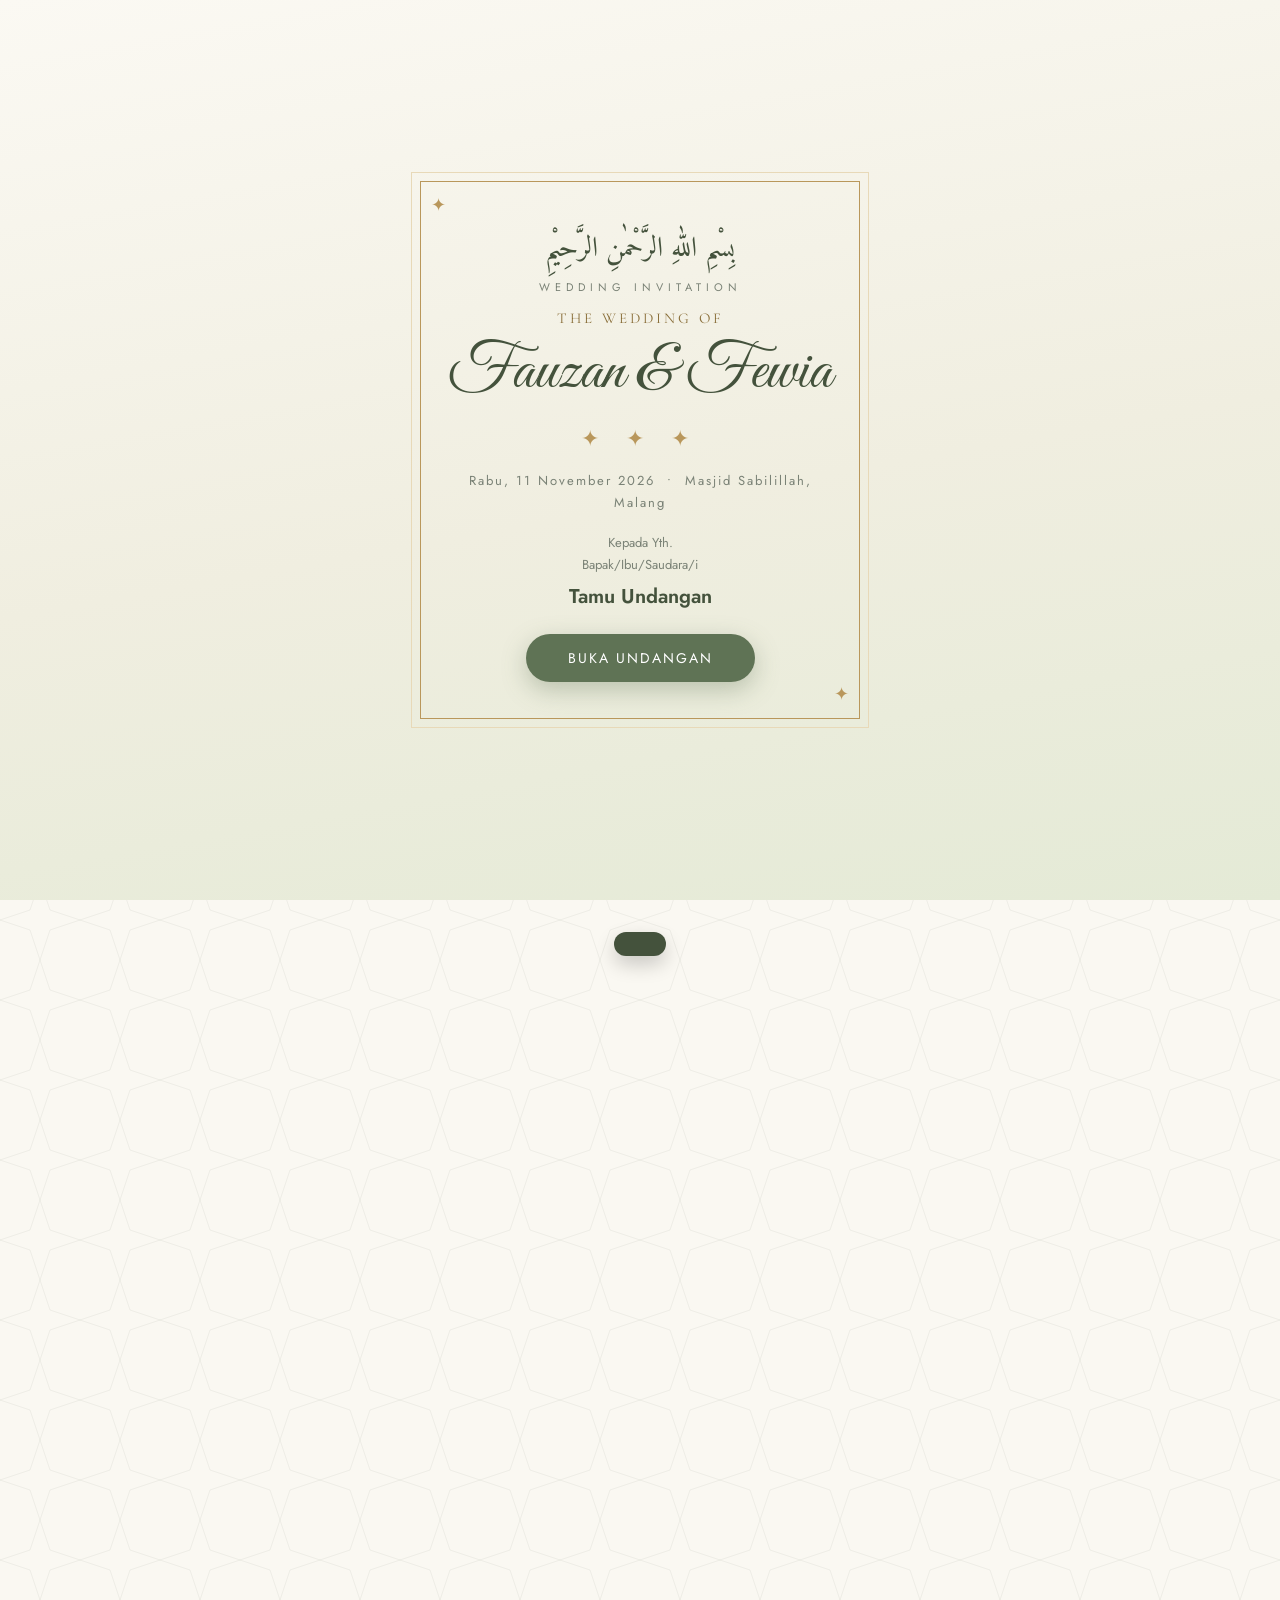
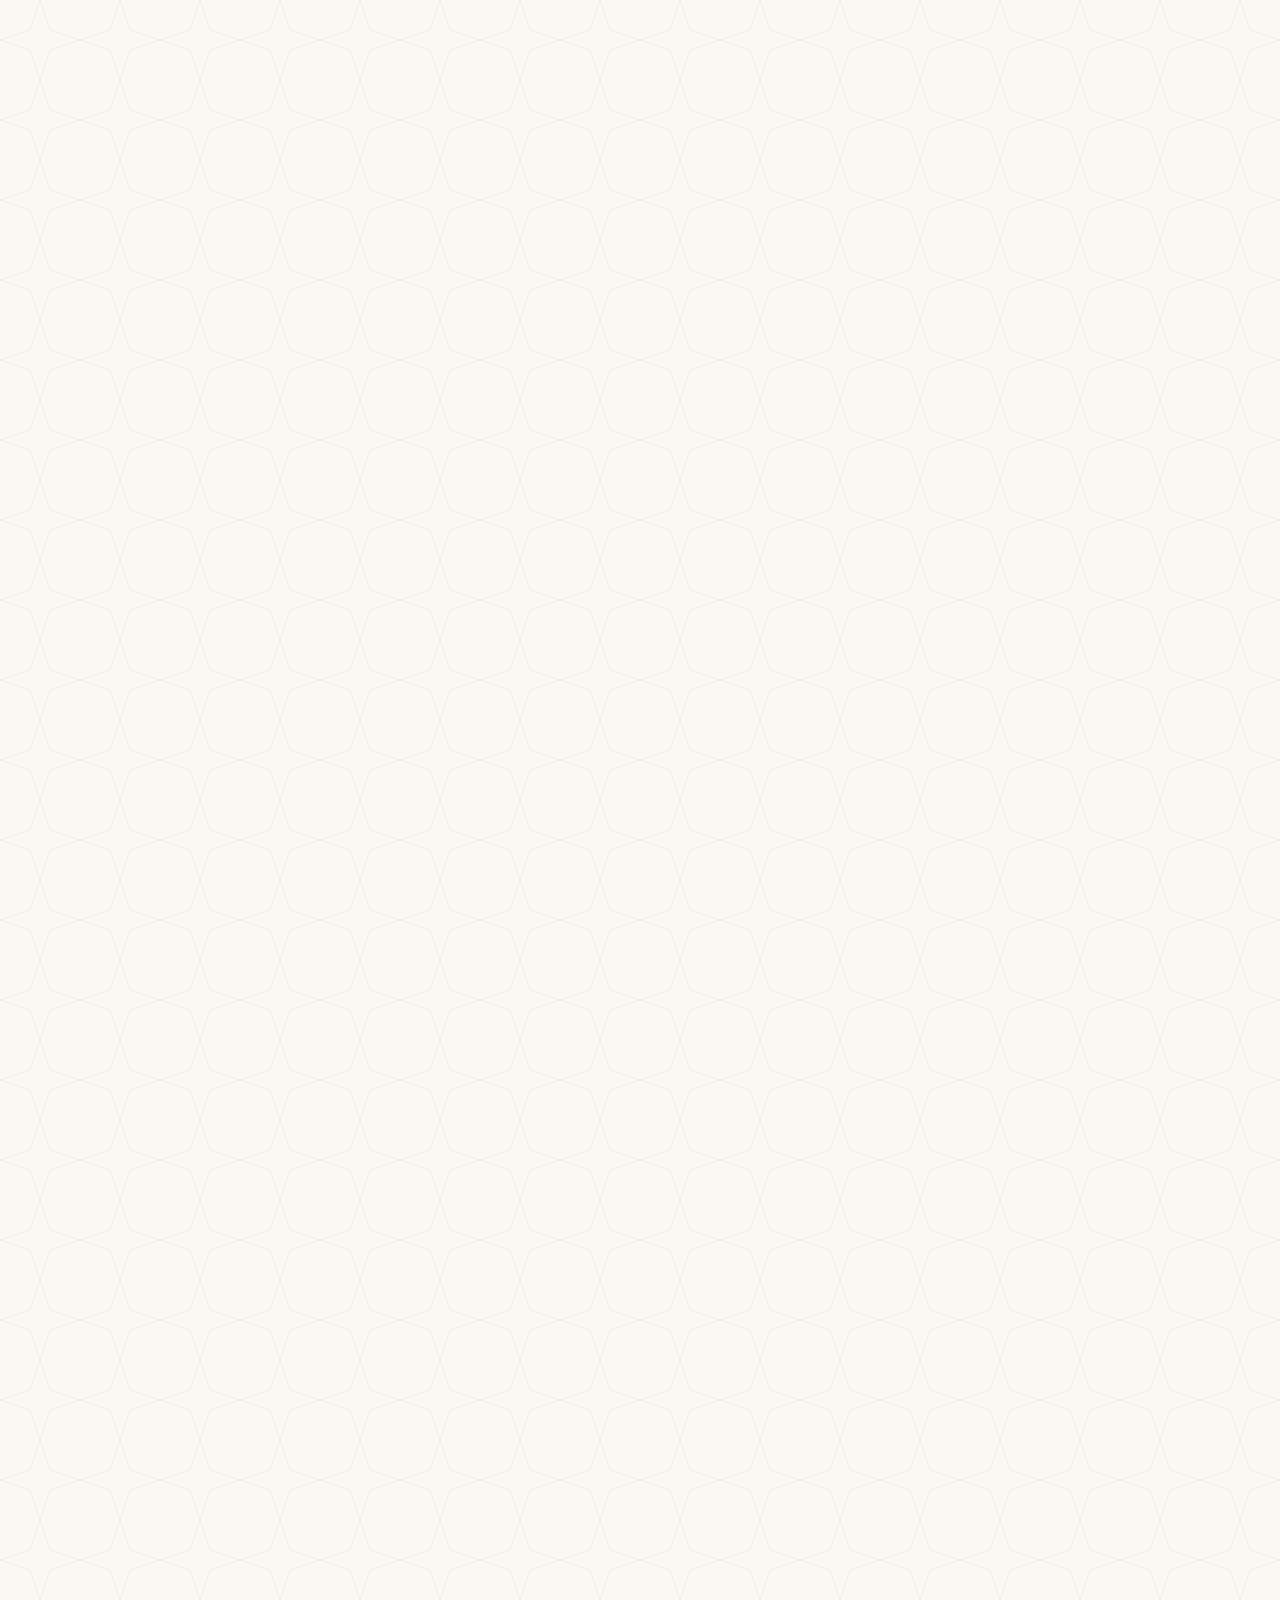
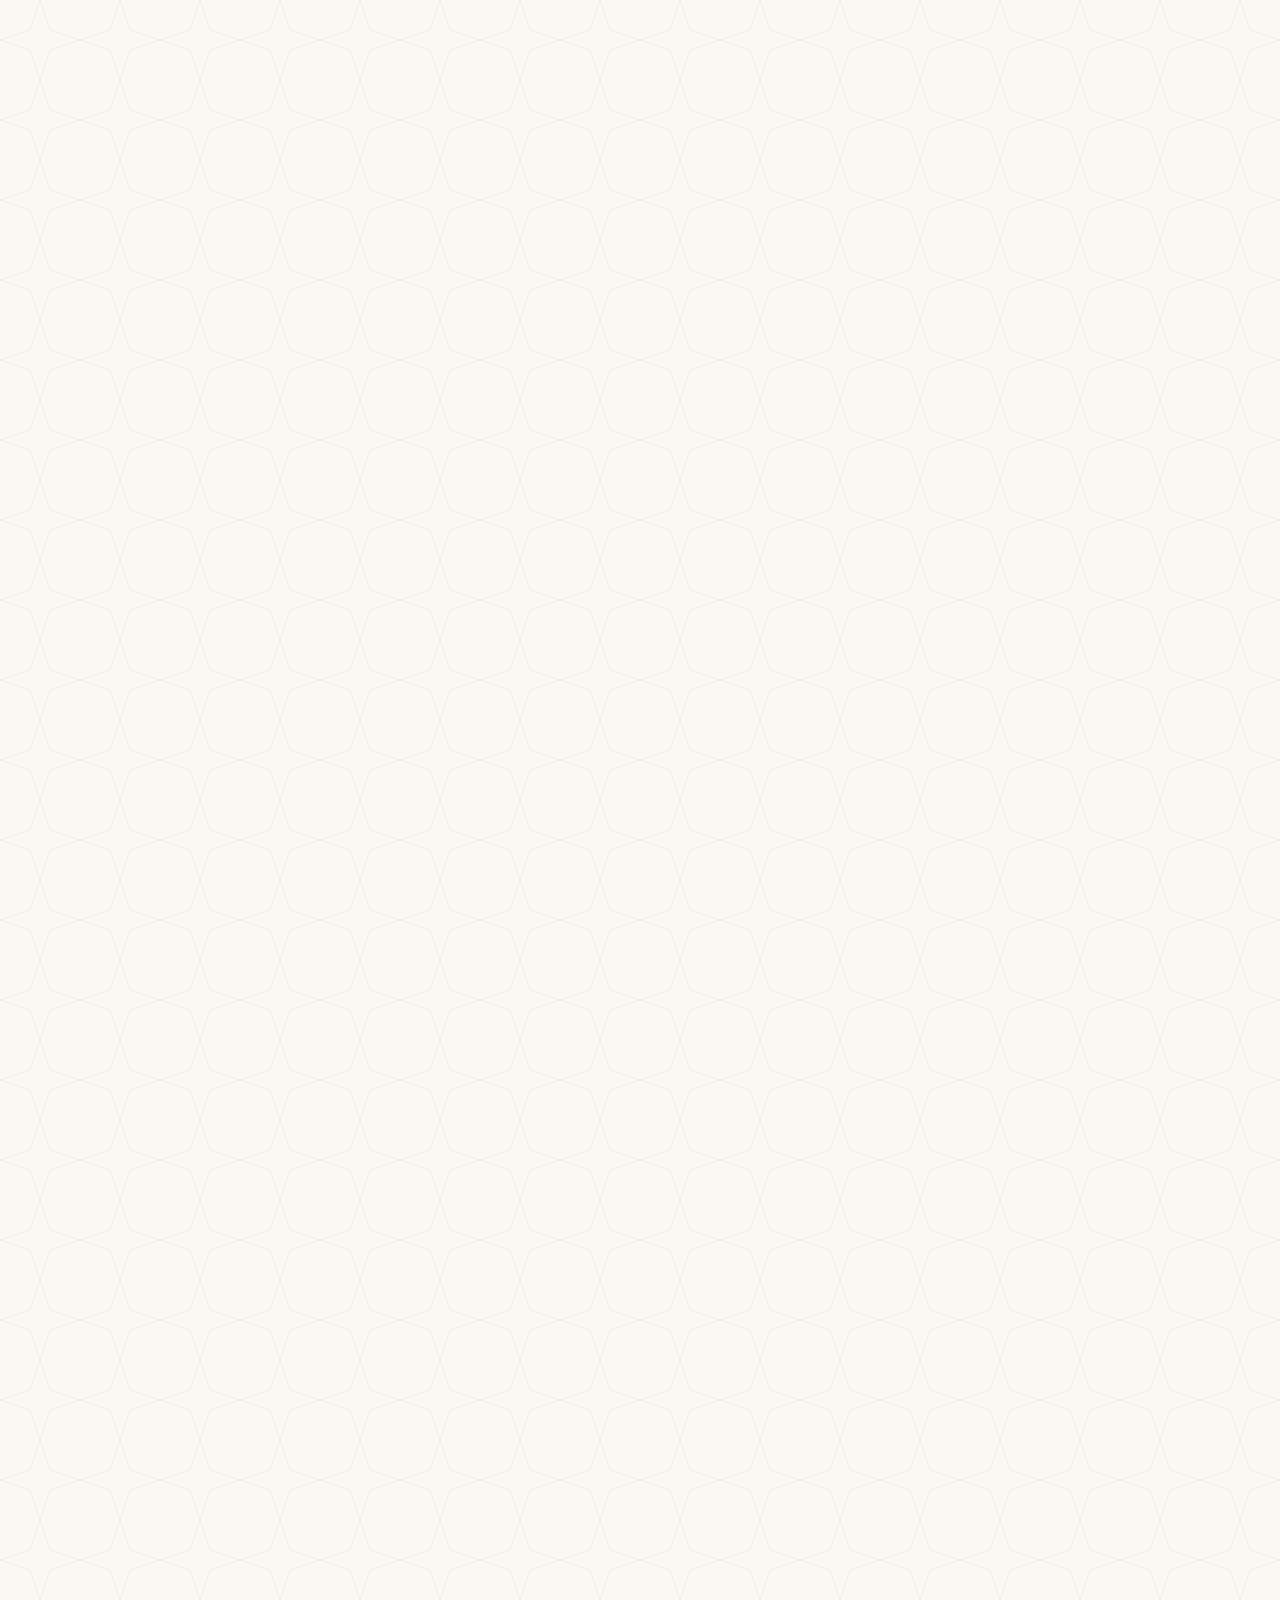
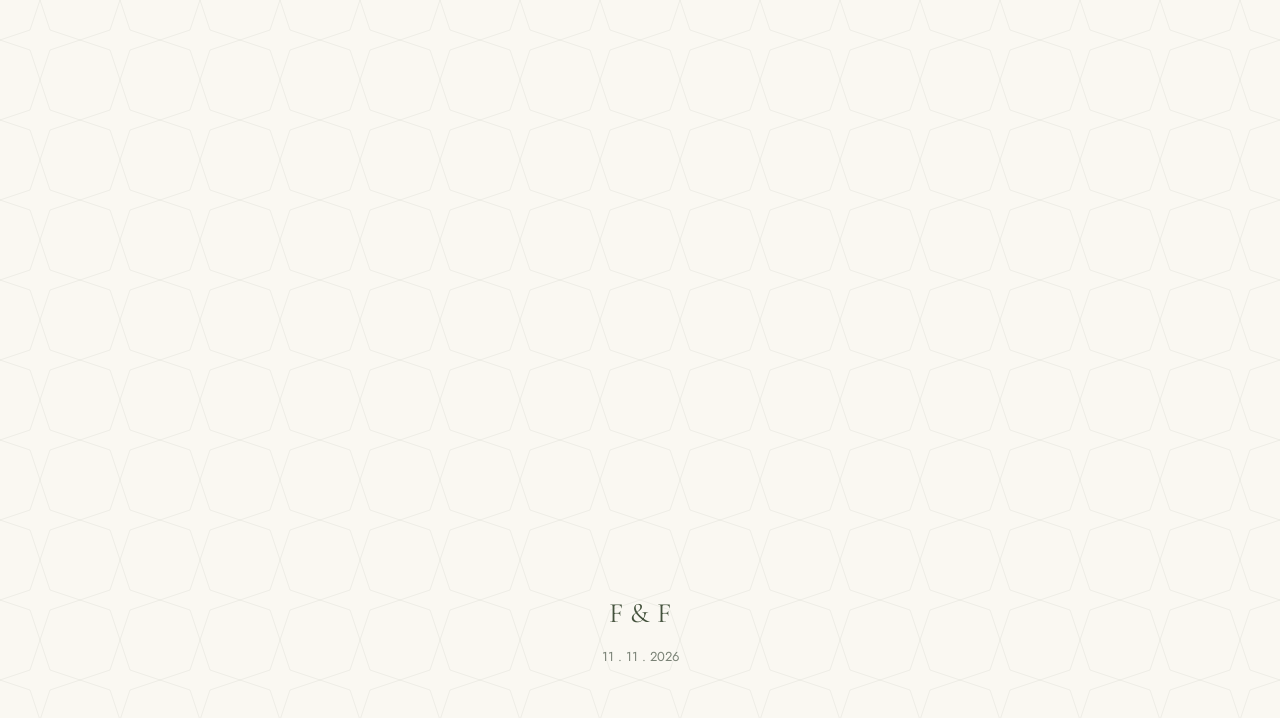
<file: undangan-online/index.html>
<!DOCTYPE html>
<html lang="id">
<head>
<meta charset="UTF-8">
<meta name="viewport" content="width=device-width, initial-scale=1.0">
<title>Undangan Pernikahan — Fauzan & Fewia</title>
<link rel="preconnect" href="https://fonts.googleapis.com">
<link href="https://fonts.googleapis.com/css2?family=Amiri:wght@400;700&family=Cormorant+Garamond:ital,wght@0,400;0,600;0,700;1,400&family=Great+Vibes&family=Jost:wght@300;400;500;600&display=swap" rel="stylesheet">
<style>
:root{
  --sage:#5f7355; --sage-d:#44523c; --sage-l:#eef2e9;
  --cream:#faf8f2; --gold:#b9975b; --gold-l:#e8d9b8; --gold-d:#8a6f3a;
  --ink:#3c443a; --mut:#7a8276; --white:#fffdf8;
}
*{margin:0;padding:0;box-sizing:border-box;-webkit-tap-highlight-color:transparent}
html{scroll-behavior:smooth}
body{background:var(--cream);color:var(--ink);font-family:'Jost',sans-serif;font-size:15px;line-height:1.7;overflow-x:hidden}
.pattern{background-image:url("data:image/svg+xml,%3Csvg width='80' height='80' viewBox='0 0 80 80' xmlns='http://www.w3.org/2000/svg'%3E%3Cpath d='M40 0l10 30 30 10-30 10-10 30-10-30-30-10 30-10z' fill='none' stroke='%235f7355' stroke-opacity='0.08'/%3E%3C/svg%3E")}
/* ---------- cover ---------- */
#cover{position:fixed;inset:0;z-index:100;background:linear-gradient(170deg,#fbf9f3 0%,#f0eee0 55%,#e4ead6 100%);display:flex;align-items:center;justify-content:center;text-align:center;padding:22px;transition:opacity .8s,visibility .8s}
#cover.hide{opacity:0;visibility:hidden}
#cover .frame{position:relative;max-width:440px;width:100%;padding:44px 26px 36px;border:1px solid var(--gold);outline:1px solid var(--gold-l);outline-offset:8px;animation:fadeUp 1.2s ease}
#cover .frame::before,#cover .frame::after{content:'\2726';position:absolute;color:var(--gold);font-size:18px}
#cover .frame::before{top:8px;left:10px}
#cover .frame::after{bottom:8px;right:10px}
@keyframes fadeUp{from{opacity:0;transform:translateY(24px)}to{opacity:1;transform:none}}
.bismillah{font-family:'Amiri',serif;font-size:28px;color:var(--sage-d);margin-bottom:4px}
#cover .lbl{font-size:11px;letter-spacing:5px;text-transform:uppercase;color:var(--mut)}
#cover .wed{font-family:'Cormorant Garamond',serif;font-size:15px;letter-spacing:3px;text-transform:uppercase;color:var(--gold-d);margin:10px 0 2px}
#cover h1{font-family:'Great Vibes',cursive;font-weight:400;font-size:64px;line-height:1.1;color:var(--sage-d);margin:6px 0}
#cover .dt-line{font-size:13px;letter-spacing:2px;color:var(--mut);margin-top:8px}
.orn{font-size:22px;color:var(--gold);letter-spacing:10px;margin:12px 0}
.guest{margin:18px 0 4px;font-size:13px;color:var(--mut)}
.guest b{display:block;font-size:20px;color:var(--sage-d);margin-top:4px;font-weight:600}
.btn{display:inline-block;background:var(--sage);color:#fff;border:none;padding:14px 42px;border-radius:40px;font-family:'Jost';font-size:14px;letter-spacing:2px;cursor:pointer;margin-top:16px;box-shadow:0 8px 24px rgba(95,115,85,.35);transition:all .2s;text-transform:uppercase}
.btn:hover{background:var(--sage-d);transform:translateY(-2px)}
.btn:active{transform:scale(.97)}
/* ---------- sections ---------- */
section{padding:64px 24px;max-width:660px;margin:0 auto;text-align:center;opacity:0;transform:translateY(30px);transition:opacity .8s,transform .8s}
section.vis{opacity:1;transform:none}
section.alt{background:linear-gradient(180deg,#f4f1e6,#fbf9f3);border-top:1px solid var(--gold-l);border-bottom:1px solid var(--gold-l);max-width:100%}
section.alt .wrap{max-width:660px;margin:0 auto}
.sec-lbl{font-size:11px;letter-spacing:5px;text-transform:uppercase;color:var(--gold-d);margin-bottom:8px}
h2.sec{font-family:'Cormorant Garamond',serif;font-size:36px;color:var(--sage-d);margin-bottom:14px;font-weight:600}
.divider{display:flex;align-items:center;gap:12px;justify-content:center;margin:16px auto;max-width:300px;color:var(--gold)}
.divider::before,.divider::after{content:'';height:1px;flex:1;background:linear-gradient(90deg,transparent,var(--gold-l))}
.divider::after{background:linear-gradient(90deg,var(--gold-l),transparent)}
.verse{font-family:'Amiri',serif;font-size:24px;color:var(--sage-d);line-height:2;margin:10px 0}
.verse-src{font-size:13px;color:var(--mut);font-style:italic}
.verse-id{font-size:14px;color:var(--mut);margin-top:12px;font-style:italic}
.lead{color:var(--mut);font-size:14.5px}
/* couple photo */
.couple-photo{width:240px;height:320px;object-fit:cover;border-radius:120px 120px 16px 16px;border:2px solid var(--gold);outline:1px solid var(--gold-l);outline-offset:6px;margin:8px auto 20px;display:block;box-shadow:0 12px 30px rgba(95,115,85,.25)}
/* couple */
.couple{margin:26px 0}
.couple .nm{font-family:'Great Vibes',cursive;font-weight:400;font-size:52px;color:var(--sage-d);line-height:1.2}
.couple .amp2{font-family:'Cormorant Garamond',serif;font-style:italic;font-size:30px;color:var(--gold);margin:2px 0}
/* countdown */
#cd{display:flex;gap:10px;justify-content:center;margin:24px 0;flex-wrap:wrap}
.cd-box{background:var(--white);border:1px solid var(--gold-l);border-radius:14px;min-width:74px;padding:14px 6px;box-shadow:0 4px 14px rgba(95,115,85,.08)}
.cd-box b{display:block;font-size:28px;color:var(--sage-d);font-family:'Cormorant Garamond',serif}
.cd-box span{font-size:10px;letter-spacing:2px;text-transform:uppercase;color:var(--mut)}
/* event cards */
.card{background:var(--white);border:1px solid var(--gold-l);border-radius:20px;padding:30px 24px;margin:16px 0;box-shadow:0 10px 30px rgba(95,115,85,.1)}
.card h3{font-family:'Cormorant Garamond',serif;font-size:27px;color:var(--sage-d);margin-bottom:6px}
.card .dt{font-size:17px;font-weight:600;color:var(--ink);margin:8px 0}
.card .tm{font-size:15px;color:var(--sage);font-weight:500}
.card .loc{font-size:14px;color:var(--mut);margin-top:8px}
.btn-o{display:inline-block;border:1px solid var(--sage);color:var(--sage);padding:10px 28px;border-radius:30px;font-size:13px;letter-spacing:1px;text-decoration:none;margin-top:14px;transition:all .2s}
.btn-o:hover{background:var(--sage);color:#fff}
/* forms */
.fgroup{margin-bottom:12px;text-align:left}
.fgroup label{font-size:12px;color:var(--mut);font-weight:600;display:block;margin-bottom:4px}
.fgroup input,.fgroup select,.fgroup textarea{width:100%;border:1px solid var(--gold-l);background:#fff;border-radius:12px;padding:12px;font-family:'Jost';font-size:14px;color:var(--ink)}
.fgroup input:focus,.fgroup select:focus,.fgroup textarea:focus{outline:none;border-color:var(--sage)}
.frow{display:grid;grid-template-columns:1fr 1fr;gap:10px}
/* wishes */
.wish{background:#fff;border:1px solid var(--gold-l);border-radius:14px;padding:14px 16px;margin:10px 0;text-align:left}
.wish b{color:var(--sage-d);font-size:14px}
.wish .st{font-size:11px;color:var(--gold);margin-left:8px}
.wish p{font-size:13.5px;color:var(--ink);margin-top:4px}
.wish .dt2{font-size:11px;color:var(--mut);margin-top:6px}
/* gift */
.gift-box{background:linear-gradient(140deg,#fff,#f4efe2);border:1px dashed var(--gold);border-radius:16px;padding:20px;margin:12px 0}
.gift-box .bank{font-weight:600;color:var(--sage-d);font-size:16px}
.gift-box .rek{font-size:22px;letter-spacing:2px;color:var(--ink);margin:6px 0;font-weight:600}
.copybtn{background:var(--gold);color:#fff;border:none;padding:8px 20px;border-radius:20px;font-size:12px;cursor:pointer;letter-spacing:1px}
/* footer */
footer{padding:50px 24px;text-align:center;color:var(--mut);font-size:13px}
footer .nm{font-family:'Cormorant Garamond',serif;font-size:28px;color:var(--sage-d)}
#toast{position:fixed;bottom:24px;left:50%;transform:translateX(-50%) translateY(80px);background:var(--sage-d);color:#fff;padding:12px 26px;border-radius:30px;font-size:14px;z-index:200;transition:transform .3s;box-shadow:0 8px 20px rgba(0,0,0,.2)}
#toast.show{transform:translateX(-50%) translateY(0)}
@media(max-width:480px){#cover h1{font-size:50px}.couple .nm{font-size:42px}}
</style>
</head>
<body class="pattern">

<!-- COVER -->
<div id="cover">
  <div class="frame">
    <div class="bismillah">بِسْمِ اللّٰهِ الرَّحْمٰنِ الرَّحِيْمِ</div>
    <div class="lbl">Wedding Invitation</div>
    <div class="wed">The Wedding Of</div>
    <h1>Fauzan &amp; Fewia</h1>
    <div class="orn">✦ ✦ ✦</div>
    <div class="dt-line">Rabu, 11 November 2026 &nbsp;•&nbsp; Masjid Sabilillah, Malang</div>
    <div class="guest">Kepada Yth.<br>Bapak/Ibu/Saudara/i<b id="guestName">Tamu Undangan</b></div>
    <button class="btn" onclick="openInv()">Buka Undangan</button>
  </div>
</div>

<!-- WE FOUND LOVE -->
<section>
  <div class="sec-lbl">We Found Love</div>
  <h2 class="sec">Dengan Rahmat Allah SWT</h2>
  <div class="divider">✦</div>
  <div class="verse">وَمِنْ اٰيٰتِهٖٓ اَنْ خَلَقَ لَكُمْ مِّنْ اَنْفُسِكُمْ اَزْوَاجًا لِّتَسْكُنُوْٓا اِلَيْهَا وَجَعَلَ بَيْنَكُمْ مَّوَدَّةً وَّرَحْمَةً</div>
  <div class="verse-src">QS. Ar-Rūm: 21</div>
  <div class="verse-id">"Dan di antara tanda-tanda (kebesaran)-Nya ialah Dia menciptakan pasangan-pasangan untukmu dari jenismu sendiri, agar kamu cenderung dan merasa tenteram kepadanya, dan Dia menjadikan di antaramu rasa kasih dan sayang."</div>
</section>

<!-- MEMPELAI -->
<section class="alt"><div class="wrap">
  <div class="sec-lbl">Assalamu'alaikum Wr. Wb.</div>
  <h2 class="sec">Mempelai</h2>
  <div class="divider">✦</div>
  <p class="lead">Dengan memohon rahmat dan ridha Allah SWT, kami bermaksud menyempurnakan separuh agama kami:</p>
  <img class="couple-photo" src="foto.jpg" alt="Fauzan & Fewia">
  <div class="couple">
    <div class="nm">Fauzan</div>
    <div class="amp2">&amp;</div>
    <div class="nm">Fewia</div>
  </div>
</div></section>

<!-- OUR JOURNEY -->
<section>
  <div class="sec-lbl">Our Journey</div>
  <h2 class="sec">Perjalanan Kami</h2>
  <div class="divider">✦</div>
  <p class="lead">Atas izin Allah SWT kami dipertemukan, dan dengan penuh syukur kami memutuskan untuk melangkah ke jenjang pernikahan — menyempurnakan separuh agama kami dan membangun keluarga yang sakinah, mawaddah, wa rahmah.</p>
</section>

<!-- COUNTING THE DAYS -->
<section class="alt"><div class="wrap">
  <div class="sec-lbl">Counting The Days</div>
  <h2 class="sec">Menghitung Hari</h2>
  <div class="divider">✦</div>
  <div id="cd">
    <div class="cd-box"><b id="cd-d">0</b><span>Hari</span></div>
    <div class="cd-box"><b id="cd-h">0</b><span>Jam</span></div>
    <div class="cd-box"><b id="cd-m">0</b><span>Menit</span></div>
    <div class="cd-box"><b id="cd-s">0</b><span>Detik</span></div>
  </div>
  <p class="lead">Menuju Rabu, 11 November 2026</p>
</div></section>

<!-- WEDDING EVENT -->
<section>
  <div class="sec-lbl">Wedding Event</div>
  <h2 class="sec">Akad &amp; Resepsi</h2>
  <div class="divider">✦</div>
  <p class="lead">Yang akan dilaksanakan pada:</p>
  <div class="card">
    <h3>Akad Nikah</h3>
    <div class="dt">Rabu, 11 November 2026</div>
    <div class="tm">Pukul 10.00 WIB — selesai</div>
    <div class="loc">Masjid Sabilillah<br>Jl. Jend. A. Yani No. 15, Blimbing,<br>Kota Malang, Jawa Timur</div>
  </div>
  <div class="card">
    <h3>Resepsi</h3>
    <div class="dt">Rabu, 11 November 2026</div>
    <div class="tm">Pukul 10.00 WIB — selesai</div>
    <div class="loc">Masjid Sabilillah<br>Jl. Jend. A. Yani No. 15, Blimbing,<br>Kota Malang, Jawa Timur</div>
    <div style="margin-top:14px;border-radius:14px;overflow:hidden;border:1px solid var(--gold-l)">
      <iframe src="https://www.google.com/maps?q=Masjid+Sabilillah,+Jl.+Jend.+A.+Yani+No.+15,+Blimbing,+Malang&output=embed" width="100%" height="260" style="border:0" loading="lazy" title="Lokasi Masjid Sabilillah"></iframe>
    </div>
    <a class="btn-o" href="https://www.google.com/maps/search/?api=1&query=Masjid+Sabilillah+Jl.+Jend.+A.+Yani+No.+15+Malang" target="_blank">📍 Buka di Google Maps</a>
  </div>
</section>

<!-- RESERVASI -->
<section class="alt"><div class="wrap">
  <div class="sec-lbl">Reservasi</div>
  <h2 class="sec">Konfirmasi Kehadiran</h2>
  <div class="divider">✦</div>
  <div class="card" style="text-align:left">
    <div class="fgroup"><label>Nama</label><input id="r_name" placeholder="Nama lengkap"></div>
    <div class="frow">
      <div class="fgroup"><label>Kehadiran</label><select id="r_attend"><option value="Hadir">Hadir, Insya Allah</option><option value="Ragu">Masih Ragu</option><option value="Tidak">Berhalangan</option></select></div>
      <div class="fgroup"><label>Jumlah Tamu</label><input id="r_guests" type="number" value="1" min="1"></div>
    </div>
    <div class="fgroup"><label>Ucapan &amp; Doa</label><textarea id="r_msg" rows="3" placeholder="Tuliskan doa terbaik..."></textarea></div>
    <button class="btn" style="width:100%;margin-top:6px" onclick="sendRSVP()">Kirim</button>
  </div>
</div></section>

<!-- WEDDING GIFT -->
<section>
  <div class="sec-lbl">Wedding Gift</div>
  <h2 class="sec">Tanda Kasih</h2>
  <div class="divider">✦</div>
  <p class="lead">Doa restu Anda merupakan karunia yang sangat berarti bagi kami. Jika memberi adalah ungkapan tanda kasih, Anda dapat memberi kado secara cashless:</p>
<div class="gift-box">
    <div class="bank">💳 SeaBank</div>
    <div class="rek" id="rekNum">9016 2369 6453</div>
    <div style="font-size:13px;color:var(--mut)">a.n. Rahmy Fauzanibudi Ahmad</div>
    <button class="copybtn" style="margin-top:10px" onclick="copyRek()">Salin Nomor</button>
  </div>
</section>

<!-- WEDDING WISH -->
<section class="alt"><div class="wrap">
  <div class="sec-lbl">Wedding Wish</div>
  <h2 class="sec">Doa &amp; Ucapan</h2>
  <div class="divider">✦</div>
  <p class="lead">Kirimkan doa &amp; ucapan kepada kedua mempelai.</p>
  <div id="wishes"><p style="color:var(--mut);font-size:14px">Jadilah yang pertama memberikan doa 🤲</p></div>
</div></section>

<!-- PENUTUP -->
<section>
  <div class="orn">✦ ✦ ✦</div>
  <p class="lead">Merupakan suatu kehormatan dan kebahagiaan bagi kami apabila Bapak/Ibu/Saudara/i berkenan hadir dan memberikan doa restu kepada kedua mempelai.<br><br>Jazakumullah khairan katsiran.</p>
  <div style="margin-top:18px;font-size:15px;color:var(--sage-d)">Wassalamu'alaikum Wr. Wb.</div>
  <div style="margin-top:20px"><span style="font-family:'Great Vibes',cursive;font-size:40px;color:var(--sage-d)">Fauzan &amp; Fewia</span></div>
  <div style="margin-top:10px;font-size:14px;letter-spacing:2px;color:var(--gold-d)">SEE YOU ON OUR WEDDING DAY!</div>
</section>

<footer>
  <div class="nm">F &amp; F</div>
  <div style="margin-top:8px">11 . 11 . 2026</div>
</footer>

<!-- MUSIC -->
<audio id="bgm" loop preload="none">
  <source src="music.mp3" type="audio/mpeg">
</audio>
<button id="musicBtn" onclick="toggleMusic()" style="position:fixed;bottom:20px;right:20px;z-index:90;width:48px;height:48px;border-radius:50%;background:var(--sage);color:#fff;border:none;font-size:20px;cursor:pointer;box-shadow:0 4px 14px rgba(95,115,85,.4);display:none">🎵</button>

<div id="toast"></div>

<script>
const WEDDING = new Date('2026-11-11T10:00:00+07:00').getTime();
/* ISI URL WEB APP GOOGLE SHEETS DI SINI (lihat panduan di chat) */
const SHEETS_URL = "";
/* guest name from ?to= */
(function(){
  const p = new URLSearchParams(location.search).get('to');
  if(p) document.getElementById('guestName').textContent = p;
})();
/* cover */
function openInv(){
  document.getElementById('cover').classList.add('hide');
  document.body.style.overflow='';
  document.querySelectorAll('section').forEach(s=>observer.observe(s));
  /* start music */
  const bgm=document.getElementById('bgm');
  bgm.play().then(()=>{ document.getElementById('musicBtn').style.display='block'; }).catch(()=>{});
}
/* music toggle */
let playing=false;
function toggleMusic(){
  const bgm=document.getElementById('bgm'), btn=document.getElementById('musicBtn');
  if(bgm.paused){ bgm.play(); btn.textContent='🎵'; }
  else{ bgm.pause(); btn.textContent='🔇'; }
}
document.body.style.overflow='hidden';
/* reveal on scroll */
const observer = new IntersectionObserver(es=>es.forEach(e=>{ if(e.isIntersecting) e.target.classList.add('vis'); }),{threshold:.12});
/* countdown */
function tick(){
  let d = WEDDING - Date.now();
  if(d<0) d=0;
  document.getElementById('cd-d').textContent = Math.floor(d/864e5);
  document.getElementById('cd-h').textContent = Math.floor(d/36e5)%24;
  document.getElementById('cd-m').textContent = Math.floor(d/6e4)%60;
  document.getElementById('cd-s').textContent = Math.floor(d/1e3)%60;
}
setInterval(tick,1000); tick();
function copyRek(){
  const n = document.getElementById('rekNum').textContent.replace(/\s/g,'');
  if(navigator.clipboard) navigator.clipboard.writeText(n).then(()=>toast('Nomor tersalin ✓'));
  else toast(n);
}
/* toast */
function toast(m){ const t=document.getElementById('toast'); t.textContent=m; t.classList.add('show'); setTimeout(()=>t.classList.remove('show'),2500); }
/* rsvp + wishes (localStorage) */
const KEY='syari_wishes_v1';
function getW(){ try{return JSON.parse(localStorage.getItem(KEY))||[]}catch(e){return[]} }
function renderW(){
  const w=getW(), el=document.getElementById('wishes');
  if(!w.length){ el.innerHTML='<p style="color:var(--mut);font-size:14px">Jadilah yang pertama memberikan doa 🤲</p>'; return; }
  el.innerHTML=[...w].reverse().map(x=>`<div class="wish"><b>${esc(x.name)}</b><span class="st">${esc(x.attend)}</span><p>${esc(x.msg)}</p><div class="dt2">${esc(x.date)}</div></div>`).join('');
}
function esc(s){ return String(s||'').replace(/[&<>"]/g,c=>({'&':'&amp;','<':'&lt;','>':'&gt;','"':'&quot;'}[c])); }
function sendRSVP(){
  const name=document.getElementById('r_name').value.trim();
  const msg=document.getElementById('r_msg').value.trim();
  if(!name) return toast('Isi nama dulu ya');
  const attend=document.getElementById('r_attend').value;
  const guests=document.getElementById('r_guests').value;
  const entry={name, attend, guests, msg:msg||'—',
    date:new Date().toLocaleDateString('id-ID',{day:'numeric',month:'short',year:'numeric'})};
  const w=getW(); w.push(entry);
  localStorage.setItem(KEY,JSON.stringify(w));
  /* kirim ke Google Sheets (kalau sudah disetting) */
  if(SHEETS_URL){
    fetch(SHEETS_URL,{method:'POST',mode:'no-cors',
      headers:{'Content-Type':'application/x-www-form-urlencoded'},
      body:new URLSearchParams({name, status:attend, guests, message:entry.msg})});
  }
  document.getElementById('r_name').value=''; document.getElementById('r_msg').value='';
  renderW(); toast('Terima kasih atas doanya 🤲');
}
renderW();
</script>
</body>
</html>
</file>
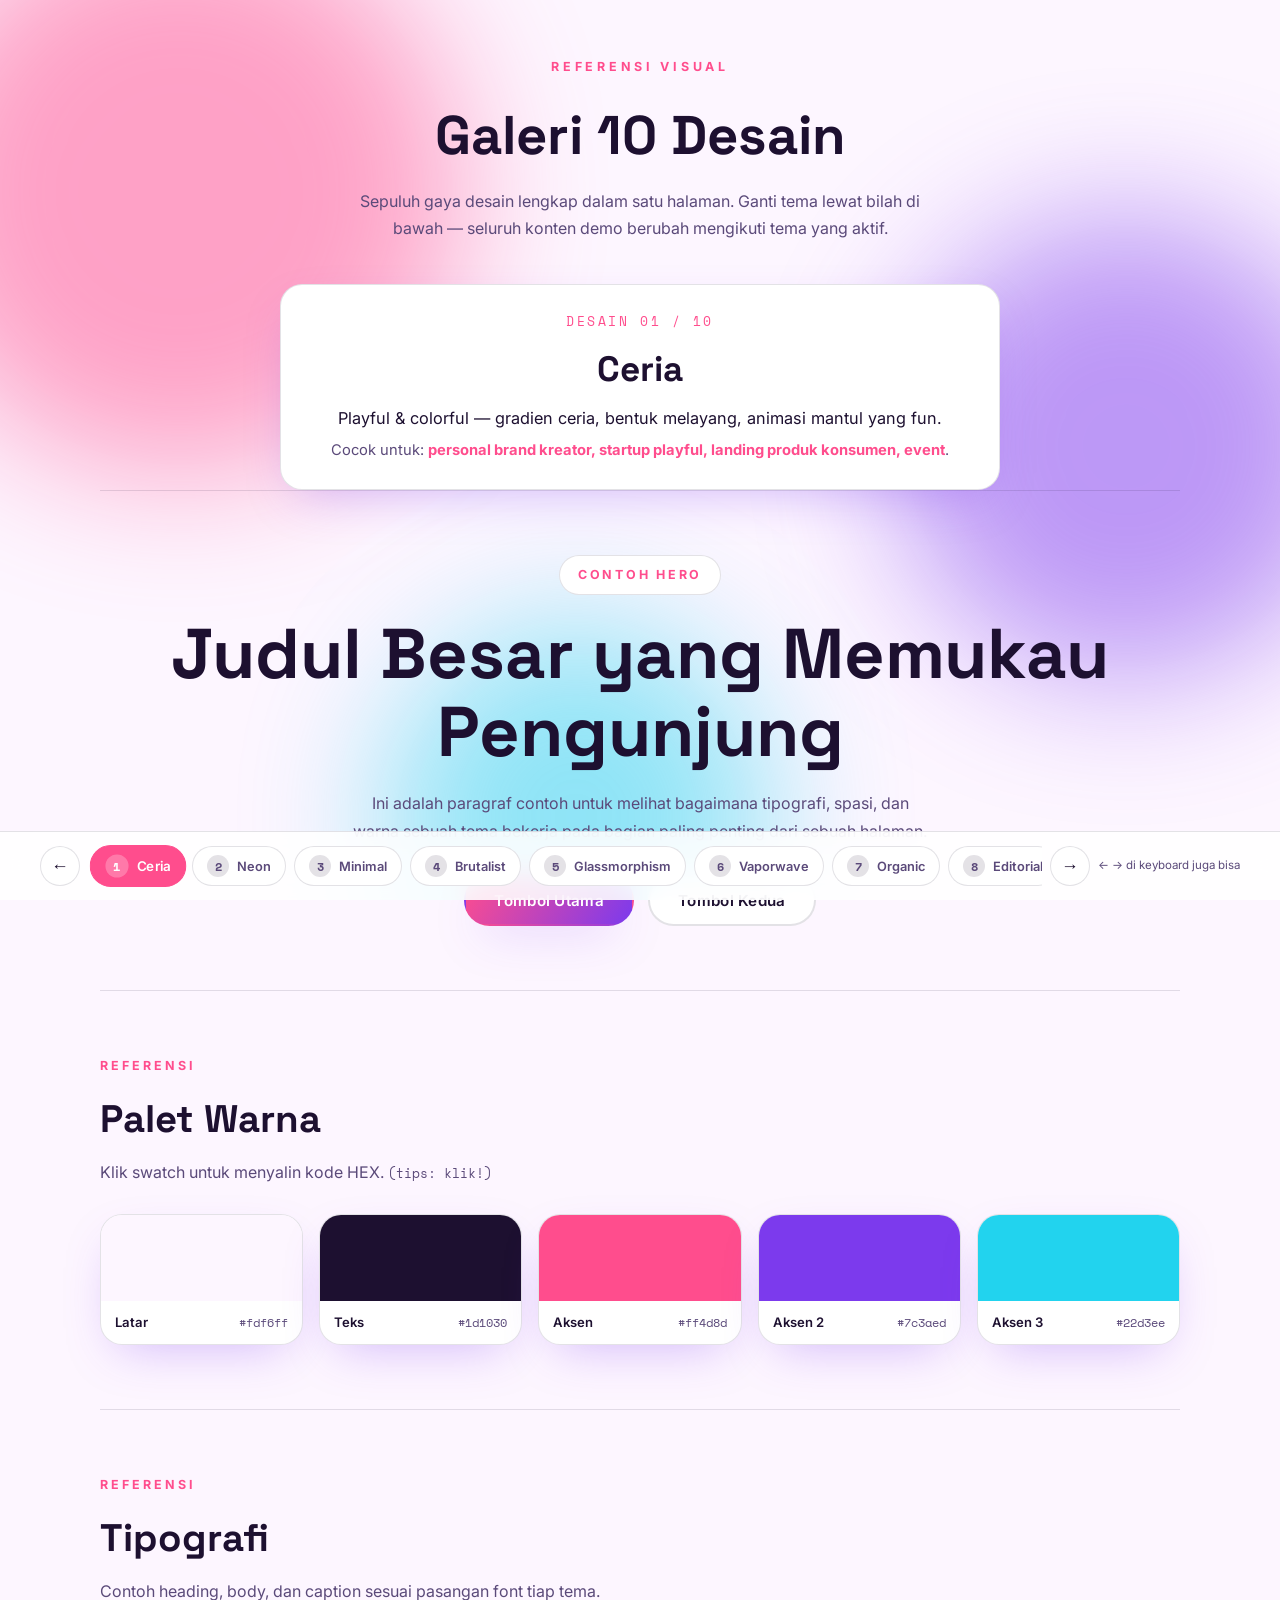
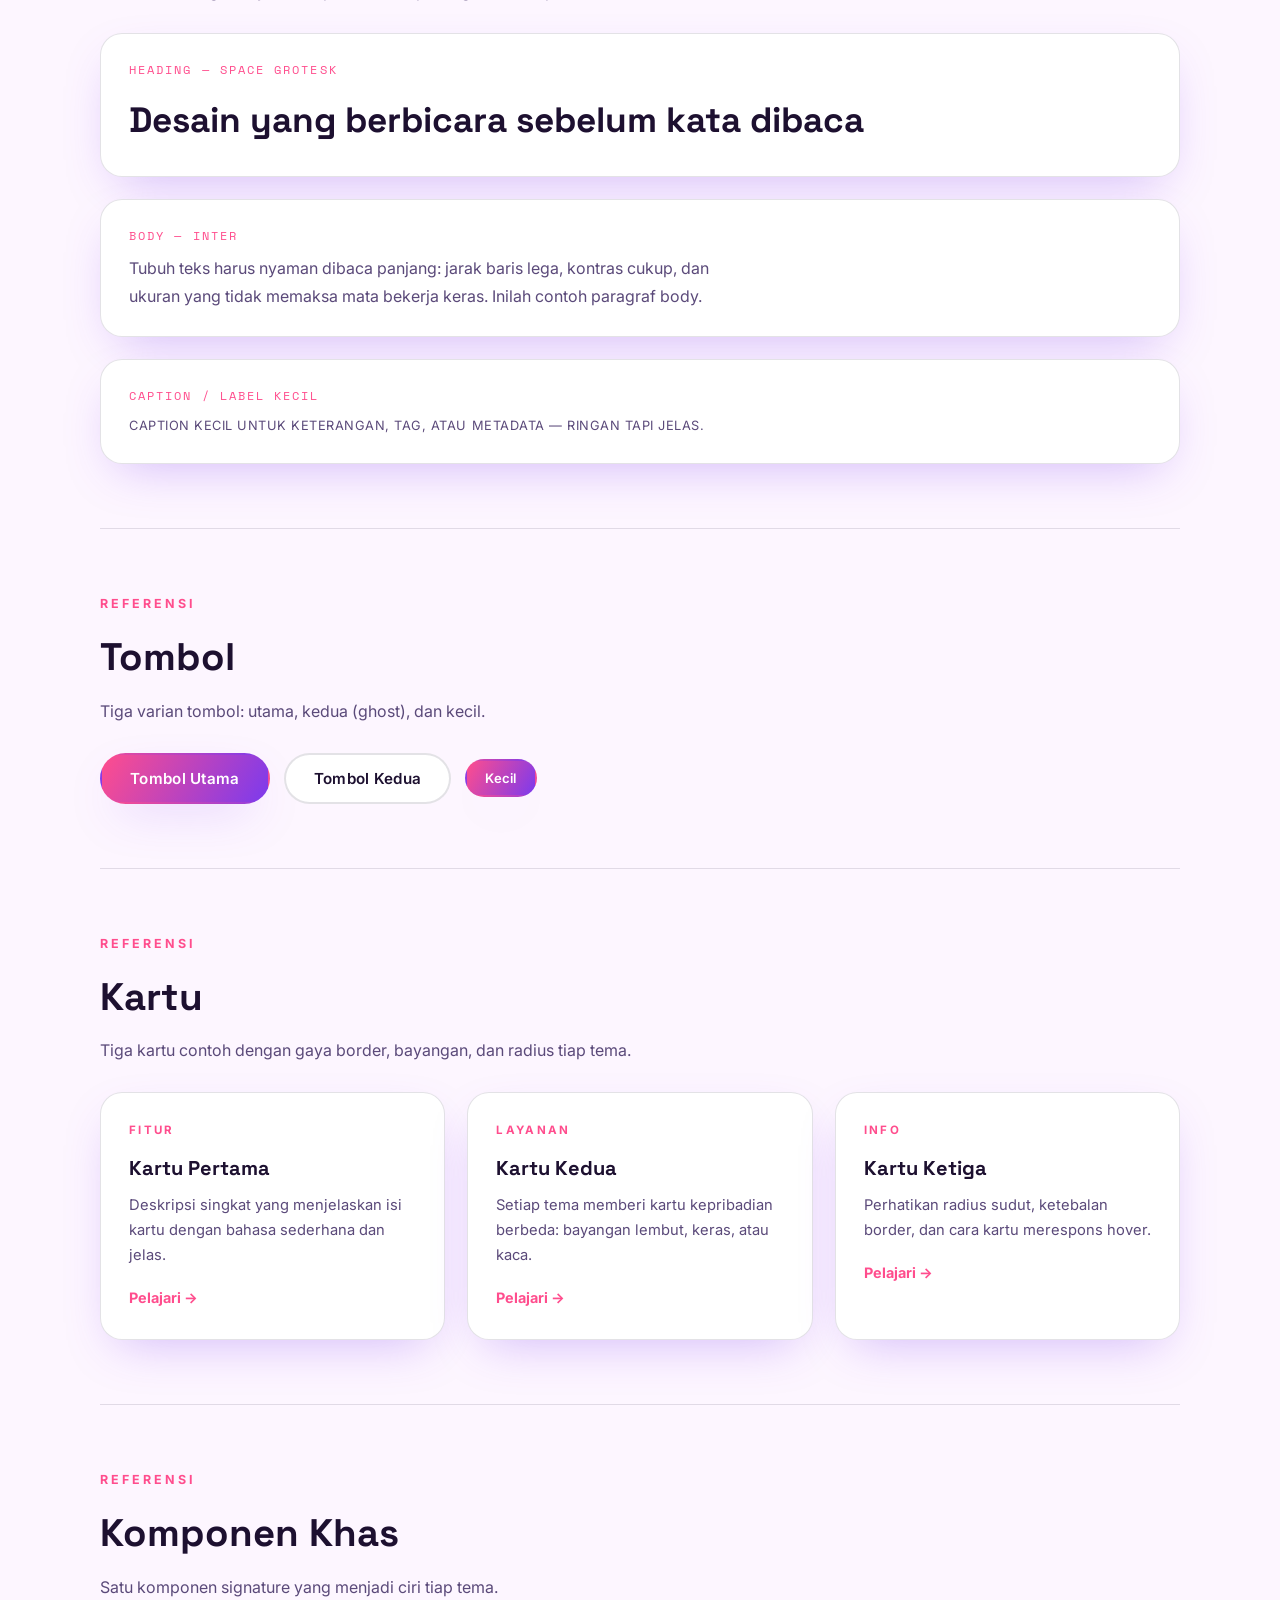
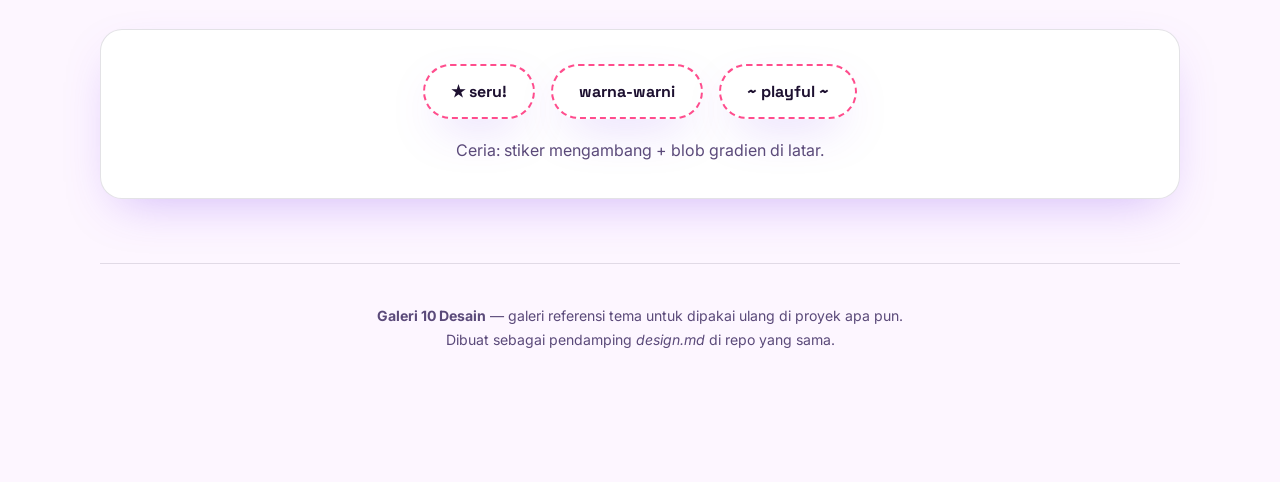
<file: designs.html>
<!DOCTYPE html>
<!-- ============================================================
  designs.html — Galeri 10 Desain
  Satu halaman, 10 tema lengkap yang bisa di-switch. Konten demo
  yang sama di-skin ulang oleh setiap tema: referensi visual.

  Single-file, vanilla JS, tanpa build step. Buka dari file:// OK.
  Tema diganti lewat [data-theme] pada <html> + CSS variables.
============================================================ -->
<html lang="id" data-theme="ceria">
<head>
<meta charset="UTF-8">
<meta name="viewport" content="width=device-width, initial-scale=1.0">
<title>Galeri 10 Desain — Referensi Tema</title>
<meta name="description" content="Galeri referensi 10 gaya desain web yang bisa diganti dalam satu halaman.">
<link rel="preconnect" href="https://fonts.googleapis.com">
<link rel="preconnect" href="https://fonts.gstatic.com" crossorigin>
<link href="https://fonts.googleapis.com/css2?family=Space+Grotesk:wght@400;500;700&family=Inter:wght@400;500;600&family=Playfair+Display:ital,wght@0,700;0,900;1,700;1,900&family=Space+Mono:wght@400;700&family=Outfit:wght@400;500;600;700&family=Orbitron:wght@500;700;900&family=VT323&family=Fraunces:ital,opsz,wght@0,9..144,500;0,9..144,700;1,9..144,600&family=Libre+Baskerville:ital,wght@0,400;0,700;1,400&family=Plus+Jakarta+Sans:wght@400;500;600;700;800&family=Quicksand:wght@400;500;600;700&display=swap" rel="stylesheet">
<style>
/* ================= BASE ================= */
*,*::before,*::after{box-sizing:border-box;margin:0;padding:0}
:root{
  /* default = Ceria; dioverride per [data-theme] */
  --bg:#fdf6ff; --bg-soft:#ffffff; --ink:#1d1030; --ink-soft:#5b4a7a;
  --accent:#ff4d8d; --accent2:#7c3aed; --accent3:#22d3ee;
  --card:#ffffff; --line:rgba(29,16,48,.12);
  --shadow:0 18px 50px -18px rgba(124,58,237,.35);
  --font-head:'Space Grotesk',sans-serif; --font-body:'Inter',sans-serif; --font-mono:'Space Mono',monospace;
  --radius:22px; --btn-radius:99px;
  --ease:cubic-bezier(.34,1.56,.64,1);
  --head-transform:none; --head-style:normal; --head-weight:700;
  --card-border:1px solid var(--line);
  --btn-primary-bg:linear-gradient(120deg,var(--accent),var(--accent2));
  --btn-primary-color:#fff;
}
html{scroll-behavior:smooth}
body{font-family:var(--font-body);background:var(--bg);color:var(--ink);line-height:1.7;overflow-x:hidden;transition:background .5s ease,color .5s ease;min-height:100vh}
::selection{background:var(--accent);color:#fff}
.container{width:min(1080px,92%);margin:0 auto}
section.demo{padding:64px 0;border-top:1px solid var(--line)}
.sec-tag{font-size:.78rem;font-weight:700;letter-spacing:.24em;text-transform:uppercase;color:var(--accent);margin-bottom:10px}
.sec-title{font-family:var(--font-head);font-weight:var(--head-weight);font-style:var(--head-style);text-transform:var(--head-transform);font-size:clamp(1.6rem,4vw,2.4rem);margin-bottom:8px;transition:all .4s var(--ease)}
.sec-desc{color:var(--ink-soft);max-width:60ch;margin-bottom:28px}

/* ---------- NEON ---------- */
[data-theme="neon"]{
  --bg:#050510; --bg-soft:#0a0a1c; --ink:#e8f6ff; --ink-soft:#8ea3c9;
  --accent:#00f0ff; --accent2:#ff2fd6; --accent3:#a3ff12;
  --card:rgba(14,14,32,.82); --line:rgba(0,240,255,.16);
  --shadow:0 0 34px -6px rgba(0,240,255,.35);
  --font-head:'Space Grotesk',sans-serif;
  --ease:cubic-bezier(.16,1,.3,1);
  --btn-primary-bg:linear-gradient(120deg,var(--accent),var(--accent2));
}
/* ---------- MINIMAL ---------- */
[data-theme="minimal"]{
  --bg:#faf9f6; --bg-soft:#ffffff; --ink:#141414; --ink-soft:#6f6a63;
  --accent:#141414; --accent2:#8a7a5c; --accent3:#c9c2b4;
  --card:#ffffff; --line:rgba(20,20,20,.14);
  --shadow:0 24px 60px -30px rgba(20,20,20,.25);
  --font-head:'Playfair Display',serif;
  --ease:cubic-bezier(.22,1,.36,1);
  --head-style:italic; --head-weight:900;
  --btn-primary-bg:var(--ink);
}
/* ---------- BRUTALIST ---------- */
[data-theme="brutalist"]{
  --bg:#ffffff; --bg-soft:#ffffff; --ink:#000000; --ink-soft:#333333;
  --accent:#ff3d00; --accent2:#000000; --accent3:#ff3d00;
  --card:#ffffff; --line:#000000;
  --shadow:6px 6px 0 #000000;
  --font-head:'Space Grotesk',sans-serif; --font-mono:'Space Mono',monospace;
  --ease:cubic-bezier(.16,1,.3,1);
  --radius:0px; --btn-radius:0px;
  --head-transform:uppercase; --head-weight:700;
  --card-border:3px solid #000;
  --btn-primary-bg:var(--accent); --btn-primary-color:#000;
}
/* ---------- GLASSMORPHISM ---------- */
[data-theme="glass"]{
  --bg:linear-gradient(135deg,#dbeafe 0%,#e9d5ff 45%,#fce7f3 100%);
  --bg-soft:rgba(255,255,255,.4); --ink:#1e1b4b; --ink-soft:#4c4a7d;
  --accent:#7c3aed; --accent2:#2563eb; --accent3:#db2777;
  --card:rgba(255,255,255,.25); --line:rgba(255,255,255,.6);
  --shadow:0 8px 32px rgba(124,58,237,.18), inset 0 1px 0 rgba(255,255,255,.6);
  --font-head:'Outfit',sans-serif; --font-body:'Inter',sans-serif;
  --ease:cubic-bezier(.22,1,.36,1);
  --card-border:1px solid rgba(255,255,255,.6);
  --btn-primary-bg:linear-gradient(120deg,var(--accent),var(--accent2));
}
[data-theme="glass"] body{background:var(--bg);background-attachment:fixed}
[data-theme="glass"] .card,[data-theme="glass"] .swatch,[data-theme="glass"] .sig-panel{
  backdrop-filter:blur(20px);-webkit-backdrop-filter:blur(20px);
}
/* ---------- VAPORWAVE ---------- */
[data-theme="vaporwave"]{
  --bg:#1a0b2e; --bg-soft:#241040; --ink:#fdf4ff; --ink-soft:#c9a8e0;
  --accent:#ff71ce; --accent2:#01cdfe; --accent3:#fffb96;
  --card:rgba(36,16,64,.85); --line:rgba(255,113,206,.25);
  --shadow:0 0 30px -4px rgba(255,113,206,.4);
  --font-head:'Orbitron',sans-serif; --font-mono:'VT323',monospace;
  --ease:cubic-bezier(.16,1,.3,1);
  --head-weight:900;
  --card-border:1px solid var(--line);
  --btn-primary-bg:linear-gradient(120deg,var(--accent),var(--accent2));
}
/* ---------- ORGANIC ---------- */
[data-theme="organic"]{
  --bg:#f7f4ec; --bg-soft:#ffffff; --ink:#2d3a2e; --ink-soft:#5f6f60;
  --accent:#4a7c59; --accent2:#8fbf6b; --accent3:#d9e8c9;
  --card:#ffffff; --line:rgba(45,58,46,.14);
  --shadow:0 20px 45px -20px rgba(74,124,89,.35);
  --font-head:'Fraunces',serif;
  --ease:cubic-bezier(.34,1.3,.64,1);
  --radius:28px; --btn-radius:99px;
  --head-weight:600;
  --btn-primary-bg:var(--accent);
}
/* ---------- EDITORIAL ---------- */
[data-theme="editorial"]{
  --bg:#fbfbf8; --bg-soft:#ffffff; --ink:#111111; --ink-soft:#555555;
  --accent:#c1121f; --accent2:#111111; --accent3:#8a8a8a;
  --card:#ffffff; --line:rgba(17,17,17,.2);
  --shadow:0 10px 30px -18px rgba(17,17,17,.3);
  --font-head:'Libre Baskerville',serif; --font-body:'Libre Baskerville',serif;
  --ease:cubic-bezier(.22,1,.36,1);
  --radius:2px; --btn-radius:2px;
  --head-weight:700;
  --btn-primary-bg:var(--ink);
}
/* ---------- CORPORATE ---------- */
[data-theme="corporate"]{
  --bg:#ffffff; --bg-soft:#f6f9fc; --ink:#0f1b2d; --ink-soft:#5b6b82;
  --accent:#2563eb; --accent2:#0ea5e9; --accent3:#10b981;
  --card:#ffffff; --line:rgba(15,27,45,.1);
  --shadow:0 12px 32px -16px rgba(37,99,235,.25);
  --font-head:'Plus Jakarta Sans',sans-serif;
  --ease:cubic-bezier(.22,1,.36,1);
  --radius:12px; --btn-radius:10px;
  --head-weight:800;
  --btn-primary-bg:var(--accent);
}
/* ---------- PASTEL DREAM ---------- */
[data-theme="pastel"]{
  --bg:#fff7fb; --bg-soft:#ffffff; --ink:#5b3a4e; --ink-soft:#a07e93;
  --accent:#ff8fc7; --accent2:#7cc4ff; --accent3:#ffd98a;
  --card:#ffffff; --line:rgba(255,143,199,.3);
  --shadow:0 14px 34px -16px rgba(255,143,199,.45);
  --font-head:'Quicksand',sans-serif;
  --ease:cubic-bezier(.34,1.56,.64,1);
  --radius:28px; --btn-radius:99px;
  --head-weight:700;
  --btn-primary-bg:linear-gradient(120deg,var(--accent),var(--accent2));
  --btn-primary-color:#5b3a4e;
}

/* ================= BACKGROUND DECO ================= */
#bg-canvas{position:fixed;inset:0;z-index:0;display:none;pointer-events:none}
[data-theme="neon"] #bg-canvas{display:block}
.blobs{position:fixed;inset:0;z-index:0;overflow:hidden;display:none;pointer-events:none}
[data-theme="ceria"] .blobs{display:block}
.blob{position:absolute;border-radius:50%;filter:blur(70px);opacity:.5;animation:drift 18s ease-in-out infinite alternate}
.blob.b1{width:44vw;height:44vw;left:-8vw;top:-10vh;background:var(--accent)}
.blob.b2{width:36vw;height:36vw;right:-6vw;top:24vh;background:var(--accent2);animation-delay:-6s}
.blob.b3{width:30vw;height:30vw;left:30vw;bottom:-12vh;background:var(--accent3);animation-delay:-12s}
@keyframes drift{to{transform:translate(6vw,5vh) scale(1.15) rotate(20deg)}}
/* vaporwave: lantai grid perspektif */
.gridfloor{position:fixed;left:-25%;right:-25%;bottom:-12%;height:46%;z-index:0;display:none;pointer-events:none;
  background-image:linear-gradient(var(--accent2) 2px,transparent 2px),linear-gradient(90deg,var(--accent2) 2px,transparent 2px);
  background-size:56px 56px;transform:perspective(420px) rotateX(62deg);opacity:.4;
  -webkit-mask-image:linear-gradient(to top,#000 30%,transparent 95%);mask-image:linear-gradient(to top,#000 30%,transparent 95%);
  animation:gridmove 3.2s linear infinite}
@keyframes gridmove{to{background-position-y:56px}}
[data-theme="vaporwave"] .gridfloor{display:block}
/* organic: daun */
.leaves{position:fixed;inset:0;z-index:0;display:none;pointer-events:none;overflow:hidden}
[data-theme="organic"] .leaves{display:block}
.leaf{position:absolute;width:120px;height:120px;background:radial-gradient(ellipse at 30% 30%,var(--accent2),var(--accent));border-radius:0 60% 0 60%;opacity:.18;animation:sway 9s ease-in-out infinite alternate}
.leaf.l1{left:6%;top:12%}.leaf.l2{right:8%;top:30%;animation-delay:-3s;transform:scale(1.4) rotate(40deg)}
.leaf.l3{left:20%;bottom:8%;animation-delay:-6s;transform:scale(.8) rotate(-30deg)}
@keyframes sway{to{transform:translateY(-26px) rotate(14deg)}}
/* pastel: pola titik */
[data-theme="pastel"] body{background-image:radial-gradient(rgba(255,143,199,.22) 2.2px,transparent 2.2px);background-size:30px 30px}
main,header.top{position:relative;z-index:1}

/* ================= HEADER & INTRO ================= */
header.top{padding:56px 0 8px;text-align:center}
header.top .kicker{font-size:.78rem;letter-spacing:.3em;text-transform:uppercase;color:var(--accent);font-weight:700}
header.top h1{font-family:var(--font-head);font-weight:var(--head-weight);font-style:var(--head-style);text-transform:var(--head-transform);font-size:clamp(2rem,6vw,3.4rem);margin:12px 0 6px}
header.top p{color:var(--ink-soft);max-width:56ch;margin:0 auto}
#intro{margin:34px auto 0;max-width:720px;text-align:center;padding:26px 30px;background:var(--card);border:var(--card-border);border-radius:var(--radius);box-shadow:var(--shadow);transition:all .4s var(--ease)}
#intro .num{font-family:var(--font-mono);font-size:.8rem;color:var(--accent);letter-spacing:.2em}
#intro h2{font-family:var(--font-head);font-weight:var(--head-weight);font-style:var(--head-style);text-transform:var(--head-transform);font-size:clamp(1.5rem,4vw,2.2rem);margin:6px 0}
#intro .persona{font-size:1.02rem;margin-bottom:6px}
#intro .fit{color:var(--ink-soft);font-size:.92rem}
#intro .fit b{color:var(--accent)}

/* ================= HERO DEMO ================= */
.hero-demo{padding:80px 0;text-align:center;position:relative}
.hero-demo .tag{display:inline-block;font-size:.78rem;font-weight:700;letter-spacing:.22em;text-transform:uppercase;color:var(--accent);border:1px solid var(--line);padding:8px 18px;border-radius:var(--btn-radius);margin-bottom:20px;background:var(--bg-soft)}
.hero-demo h2{font-family:var(--font-head);font-weight:var(--head-weight);font-style:var(--head-style);text-transform:var(--head-transform);font-size:clamp(2.4rem,7vw,4.4rem);line-height:1.12;margin-bottom:18px;transition:all .4s var(--ease)}
[data-theme="neon"] .hero-demo h2{text-shadow:0 0 26px var(--accent)}
[data-theme="vaporwave"] .hero-demo h2{background:linear-gradient(180deg,#fff 20%,var(--accent) 45%,var(--accent2) 75%,#fffb96);-webkit-background-clip:text;background-clip:text;color:transparent;letter-spacing:.04em}
[data-theme="brutalist"] .hero-demo h2{background:var(--accent);color:#fff;display:inline-block;padding:6px 18px;box-shadow:var(--shadow)}
[data-theme="editorial"] .hero-demo h2{font-size:clamp(2rem,5.5vw,3.4rem)}
.hero-demo p{color:var(--ink-soft);max-width:58ch;margin:0 auto 30px}
.hero-ctas{display:flex;gap:14px;justify-content:center;flex-wrap:wrap}

/* ================= BUTTONS ================= */
.btn{display:inline-block;font:600 .95rem var(--font-body);padding:14px 28px;border-radius:var(--btn-radius);cursor:pointer;text-decoration:none;border:2px solid transparent;transition:transform .25s var(--ease),box-shadow .25s var(--ease),background .25s;letter-spacing:.02em}
.btn-primary{background:var(--btn-primary-bg);color:var(--btn-primary-color);box-shadow:var(--shadow)}
.btn-primary:hover{transform:translateY(-3px) scale(1.03)}
.btn-ghost{background:var(--bg-soft);color:var(--ink);border-color:var(--line)}
.btn-ghost:hover{transform:translateY(-3px);border-color:var(--accent)}
.btn-small{padding:9px 18px;font-size:.82rem}
[data-theme="brutalist"] .btn{border:3px solid #000;text-transform:uppercase;font-family:var(--font-mono)}
[data-theme="brutalist"] .btn-primary:hover{transform:translate(-2px,-2px);box-shadow:8px 8px 0 #000}
[data-theme="editorial"] .btn{border-radius:2px;letter-spacing:.08em;text-transform:uppercase;font-size:.82rem}
[data-theme="vaporwave"] .btn{font-family:var(--font-head);letter-spacing:.1em}

/* ================= SWATCHES ================= */
.swatches{display:grid;grid-template-columns:repeat(auto-fit,minmax(150px,1fr));gap:16px}
.swatch{background:var(--card);border:var(--card-border);border-radius:var(--radius);overflow:hidden;cursor:pointer;box-shadow:var(--shadow);transition:transform .3s var(--ease)}
.swatch:hover{transform:translateY(-4px) scale(1.02)}
.swatch .chip{height:86px}
.swatch .meta{padding:10px 14px;display:flex;justify-content:space-between;align-items:center}
.swatch .name{font-size:.82rem;font-weight:600}
.swatch .hex{font-family:var(--font-mono);font-size:.78rem;color:var(--ink-soft)}
.swatch .copied{position:absolute;font-size:.72rem;font-weight:700;color:var(--accent);opacity:0;transition:opacity .3s}
.swatch{position:relative}
.swatch.flash .copied{opacity:1}

/* ================= TYPE DEMO ================= */
.type-row{display:grid;gap:22px}
.type-sample{background:var(--card);border:var(--card-border);border-radius:var(--radius);padding:26px 28px;box-shadow:var(--shadow)}
.type-sample .label{font-family:var(--font-mono);font-size:.72rem;letter-spacing:.18em;text-transform:uppercase;color:var(--accent);margin-bottom:10px}
.type-h{font-family:var(--font-head);font-weight:var(--head-weight);font-style:var(--head-style);text-transform:var(--head-transform);font-size:clamp(1.5rem,4vw,2.2rem)}
.type-b{font-family:var(--font-body);font-size:1rem;color:var(--ink-soft);max-width:62ch}
.type-c{font-family:var(--font-body);font-size:.8rem;color:var(--ink-soft);letter-spacing:.04em}

/* ================= CARDS ================= */
.cards{display:grid;grid-template-columns:repeat(auto-fit,minmax(240px,1fr));gap:22px}
.card{background:var(--card);border:var(--card-border);border-radius:var(--radius);padding:28px;box-shadow:var(--shadow);transition:transform .3s var(--ease),box-shadow .3s}
.card:hover{transform:translateY(-6px)}
.card .k{font-size:.72rem;font-weight:700;letter-spacing:.2em;text-transform:uppercase;color:var(--accent);margin-bottom:10px}
.card h3{font-family:var(--font-head);font-weight:var(--head-weight);font-style:var(--head-style);text-transform:var(--head-transform);font-size:1.25rem;margin-bottom:8px}
.card p{color:var(--ink-soft);font-size:.92rem;margin-bottom:16px}
.card a{color:var(--accent);font-weight:700;text-decoration:none;font-size:.9rem}
[data-theme="brutalist"] .card:hover{transform:translate(-3px,-3px);box-shadow:10px 10px 0 #000}

/* ================= SIGNATURE COMPONENT ================= */
.sig-panel{background:var(--card);border:var(--card-border);border-radius:var(--radius);box-shadow:var(--shadow);padding:34px;overflow:hidden;transition:all .4s var(--ease)}
[data-sig]{display:none}
[data-theme="ceria"] [data-sig="ceria"],[data-theme="neon"] [data-sig="neon"],
[data-theme="minimal"] [data-sig="minimal"],[data-theme="brutalist"] [data-sig="brutalist"],
[data-theme="glass"] [data-sig="glass"],[data-theme="vaporwave"] [data-sig="vaporwave"],
[data-theme="organic"] [data-sig="organic"],[data-theme="editorial"] [data-sig="editorial"],
[data-theme="corporate"] [data-sig="corporate"],[data-theme="pastel"] [data-sig="pastel"]{display:block}
/* brutalist marquee */
.marquee{overflow:hidden;white-space:nowrap;background:var(--accent);border:3px solid #000;padding:12px 0}
.marquee-track{display:inline-flex;gap:40px;animation:scrollX 16s linear infinite;padding-right:40px}
.marquee span{font-family:var(--font-mono);font-weight:700;text-transform:uppercase;color:#fff;font-size:1.1rem}
@keyframes scrollX{to{transform:translateX(-50%)}}
/* vaporwave sun */
.suns{position:relative;height:220px;overflow:hidden;border-radius:var(--radius);background:linear-gradient(180deg,#2b0f4d,#ff71ce33)}
.sun{position:absolute;left:50%;bottom:24px;transform:translateX(-50%);width:170px;height:170px;border-radius:50%;
  background:linear-gradient(180deg,var(--accent3) 0%,var(--accent) 60%,var(--accent2) 100%);
  -webkit-mask-image:repeating-linear-gradient(180deg,#000 0 12px,transparent 12px 17px);mask-image:repeating-linear-gradient(180deg,#000 0 12px,transparent 12px 17px)}
/* editorial article */
.article{columns:2;column-gap:34px;column-rule:1px solid var(--line);text-align:justify;font-size:.95rem;color:var(--ink-soft)}
.article::first-letter{font-family:var(--font-head);font-size:3.4em;float:left;line-height:.9;padding-right:8px;color:var(--accent);font-weight:700}
.dateline{font-family:var(--font-mono);font-size:.75rem;letter-spacing:.2em;text-transform:uppercase;color:var(--ink-soft);border-top:2px solid var(--ink);border-bottom:1px solid var(--line);padding:8px 0;margin-bottom:16px;display:flex;justify-content:space-between}
/* corporate badges */
.badges{display:flex;gap:14px;flex-wrap:wrap;justify-content:center}
.badge{display:flex;align-items:center;gap:10px;background:var(--bg-soft);border:1px solid var(--line);border-radius:var(--radius);padding:12px 20px;font-weight:600;font-size:.9rem;box-shadow:var(--shadow)}
.badge i{font-style:normal;width:30px;height:30px;border-radius:50%;background:var(--accent);color:#fff;display:flex;align-items:center;justify-content:center;font-size:.85rem}
/* glass panel demo */
.glass-demo{border-radius:var(--radius);padding:30px;text-align:center}
/* minimal quote */
.big-quote{font-family:var(--font-head);font-style:italic;font-weight:900;font-size:clamp(1.4rem,3.6vw,2.1rem);line-height:1.5;text-align:center;max-width:34ch;margin:0 auto}
.big-quote::before{content:"“";display:block;font-size:2.4em;color:var(--accent2);line-height:.6;margin-bottom:10px}
/* neon terminal */
.terminal{font-family:var(--font-mono);background:#000;border:1px solid var(--line);border-radius:12px;padding:20px 22px;font-size:.95rem;line-height:1.9;color:var(--accent3)}
.terminal .p{color:var(--accent)}
/* pastel sticker */
.stickers{display:flex;gap:16px;justify-content:center;flex-wrap:wrap}
.sticker{background:#fff;border:2px dashed var(--accent);border-radius:99px;padding:12px 26px;font-family:var(--font-head);font-weight:700;box-shadow:var(--shadow)}
/* organic quote card */
.organic-card{text-align:center}
.organic-card .sprout{font-size:2.6rem;display:block;margin-bottom:12px}

/* ================= FOOTER ================= */
footer.site{border-top:1px solid var(--line);padding:40px 0 130px;text-align:center;color:var(--ink-soft);font-size:.88rem}

/* ================= SWITCHER BAR ================= */
#switcher{position:fixed;left:0;right:0;bottom:0;z-index:50;background:color-mix(in srgb,var(--bg-soft) 88%,transparent);backdrop-filter:blur(14px);-webkit-backdrop-filter:blur(14px);border-top:1px solid var(--line);padding:10px 12px}
#switcher .row{display:flex;align-items:center;gap:8px;max-width:1200px;margin:0 auto}
.nav-arrow{flex:0 0 auto;width:40px;height:40px;border-radius:50%;border:1px solid var(--line);background:var(--card);color:var(--ink);font-size:1.1rem;cursor:pointer;transition:transform .25s var(--ease)}
.nav-arrow:hover{transform:scale(1.1);border-color:var(--accent)}
#theme-list{display:flex;gap:8px;overflow-x:auto;flex:1;padding:4px;scrollbar-width:thin}
.theme-btn{flex:0 0 auto;display:flex;align-items:center;gap:8px;border:1px solid var(--line);background:var(--card);color:var(--ink-soft);border-radius:99px;padding:8px 14px;font:600 .8rem var(--font-body);cursor:pointer;transition:all .25s var(--ease);white-space:nowrap}
.theme-btn .n{font-family:var(--font-mono);font-size:.72rem;background:var(--line);border-radius:50%;width:22px;height:22px;display:flex;align-items:center;justify-content:center}
.theme-btn.active{background:var(--accent);border-color:var(--accent);color:#fff;transform:scale(1.05)}
.theme-btn.active .n{background:rgba(255,255,255,.25)}
.theme-btn:hover:not(.active){border-color:var(--accent);color:var(--ink)}
.hint{flex:0 0 auto;font-size:.72rem;color:var(--ink-soft);display:none}
@media(min-width:900px){.hint{display:block}}

/* reveal */
.reveal{opacity:0;transform:translateY(26px);transition:opacity .7s var(--ease),transform .7s var(--ease)}
.reveal.in{opacity:1;transform:none}

@media(max-width:640px){
  .hero-demo{padding:56px 0}
  #intro{padding:20px}
  .article{columns:1}
}
/* reduced motion */
@media(prefers-reduced-motion:reduce){
  *,*::before,*::after{animation:none!important;transition-duration:.01ms!important}
  .reveal{opacity:1;transform:none}
  html{scroll-behavior:auto}
}
</style>
</head>
<body>
<canvas id="bg-canvas"></canvas>
<div class="blobs" aria-hidden="true"><div class="blob b1"></div><div class="blob b2"></div><div class="blob b3"></div></div>
<div class="gridfloor" aria-hidden="true"></div>
<div class="leaves" aria-hidden="true"><div class="leaf l1"></div><div class="leaf l2"></div><div class="leaf l3"></div></div>

<main>
<header class="top container">
  <div class="kicker">Referensi Visual</div>
  <h1>Galeri 10 Desain</h1>
  <p>Sepuluh gaya desain lengkap dalam satu halaman. Ganti tema lewat bilah di bawah —
  seluruh konten demo berubah mengikuti tema yang aktif.</p>
</header>

<div class="container">
  <div id="intro" class="reveal">
    <div class="num" id="intro-num">DESAIN 01 / 10</div>
    <h2 id="intro-name">Ceria</h2>
    <p class="persona" id="intro-persona"></p>
    <p class="fit" id="intro-fit"></p>
  </div>
</div>

<!-- HERO DEMO -->
<section class="demo hero-demo container">
  <span class="tag">Contoh Hero</span>
  <h2>Judul Besar yang Memukau Pengunjung</h2>
  <p>Ini adalah paragraf contoh untuk melihat bagaimana tipografi, spasi, dan warna
  sebuah tema bekerja pada bagian paling penting dari sebuah halaman.</p>
  <div class="hero-ctas">
    <a class="btn btn-primary" href="#palet">Tombol Utama</a>
    <a class="btn btn-ghost" href="#kartu">Tombol Kedua</a>
  </div>
</section>

<!-- PALET -->
<section class="demo container reveal" id="palet">
  <div class="sec-tag">Referensi</div>
  <h3 class="sec-title">Palet Warna</h3>
  <p class="sec-desc">Klik swatch untuk menyalin kode HEX. <span style="font-family:var(--font-mono);font-size:.8em">(tips: klik!)</span></p>
  <div class="swatches" id="swatches"></div>
</section>

<!-- TIPOGRAFI -->
<section class="demo container reveal">
  <div class="sec-tag">Referensi</div>
  <h3 class="sec-title">Tipografi</h3>
  <p class="sec-desc">Contoh heading, body, dan caption sesuai pasangan font tiap tema.</p>
  <div class="type-row">
    <div class="type-sample"><div class="label" id="font-head-label"></div><div class="type-h">Desain yang berbicara sebelum kata dibaca</div></div>
    <div class="type-sample"><div class="label" id="font-body-label"></div><p class="type-b">Tubuh teks harus nyaman dibaca panjang: jarak baris lega, kontras cukup, dan ukuran yang tidak memaksa mata bekerja keras. Inilah contoh paragraf body.</p></div>
    <div class="type-sample"><div class="label">Caption / Label kecil</div><p class="type-c">CAPTION KECIL UNTUK KETERANGAN, TAG, ATAU METADATA — RINGAN TAPI JELAS.</p></div>
  </div>
</section>

<!-- TOMBOL -->
<section class="demo container reveal">
  <div class="sec-tag">Referensi</div>
  <h3 class="sec-title">Tombol</h3>
  <p class="sec-desc">Tiga varian tombol: utama, kedua (ghost), dan kecil.</p>
  <div style="display:flex;gap:14px;flex-wrap:wrap;align-items:center">
    <a class="btn btn-primary" href="#tombol">Tombol Utama</a>
    <a class="btn btn-ghost" href="#tombol">Tombol Kedua</a>
    <a class="btn btn-primary btn-small" href="#tombol">Kecil</a>
  </div>
</section>

<!-- KARTU -->
<section class="demo container reveal" id="kartu">
  <div class="sec-tag">Referensi</div>
  <h3 class="sec-title">Kartu</h3>
  <p class="sec-desc">Tiga kartu contoh dengan gaya border, bayangan, dan radius tiap tema.</p>
  <div class="cards">
    <div class="card"><div class="k">Fitur</div><h3>Kartu Pertama</h3><p>Deskripsi singkat yang menjelaskan isi kartu dengan bahasa sederhana dan jelas.</p><a href="#kartu">Pelajari →</a></div>
    <div class="card"><div class="k">Layanan</div><h3>Kartu Kedua</h3><p>Setiap tema memberi kartu kepribadian berbeda: bayangan lembut, keras, atau kaca.</p><a href="#kartu">Pelajari →</a></div>
    <div class="card"><div class="k">Info</div><h3>Kartu Ketiga</h3><p>Perhatikan radius sudut, ketebalan border, dan cara kartu merespons hover.</p><a href="#kartu">Pelajari →</a></div>
  </div>
</section>

<!-- KOMPONEN KHAS -->
<section class="demo container reveal">
  <div class="sec-tag">Referensi</div>
  <h3 class="sec-title">Komponen Khas</h3>
  <p class="sec-desc">Satu komponen signature yang menjadi ciri tiap tema.</p>
  <div class="sig-panel">
    <div data-sig="ceria">
      <div class="stickers"><span class="sticker">★ seru!</span><span class="sticker">warna-warni</span><span class="sticker">~ playful ~</span></div>
      <p style="text-align:center;color:var(--ink-soft);margin-top:18px">Ceria: stiker mengambang + blob gradien di latar.</p>
    </div>
    <div data-sig="neon">
      <div class="terminal"><span class="p">$</span> ./jalankan --mode=masa-depan<br><span class="p">></span> partikel: aktif <span class="p">|</span> glow: maksimal</div>
    </div>
    <div data-sig="minimal">
      <div class="big-quote">Kesederhanaan adalah kecanggihan yang paling sulit dicapai.</div>
    </div>
    <div data-sig="brutalist">
      <div class="marquee"><div class="marquee-track"><span>★ tanpa basa-basi</span><span>★ hitam putih</span><span>★ tegas &amp; jujur</span><span>★ tanpa basa-basi</span><span>★ hitam putih</span><span>★ tegas &amp; jujur</span></div></div>
    </div>
    <div data-sig="glass">
      <div class="glass-demo"><h3 style="font-family:var(--font-head);font-size:1.4rem;margin-bottom:8px">Panel Kaca Buram</h3><p style="color:var(--ink-soft)">Konten di balik panel ini terlihat samar — efek frosted glass dengan blur 20px.</p></div>
    </div>
    <div data-sig="vaporwave">
      <div class="suns"><div class="sun"></div></div>
      <p style="text-align:center;color:var(--ink-soft);margin-top:14px;font-family:var(--font-mono)">matahari retro + lantai grid perspektif</p>
    </div>
    <div data-sig="organic">
      <div class="organic-card"><span class="sprout">🌱</span><h3 style="font-family:var(--font-head);font-size:1.4rem;margin-bottom:8px">Tumbuh alami, tenang, seimbang</h3><p style="color:var(--ink-soft)">Bentuk daun dan sudut membulat yang lembut seperti alam.</p></div>
    </div>
    <div data-sig="editorial">
      <div class="dateline"><span>Edisi Pagi</span><span>Referensi Desain</span></div>
      <div class="article">Surat kabar punya aturan main yang berusia ratusan tahun: hierarki jelas, kolom rapi, dan huruf kapital pembuka yang gagah. Gaya editorial membawa wibawa cetak ke layar kaca — cocok untuk konten yang ingin dianggap serius. Aturan tipis memisahkan, bukan mendekorasi.</div>
    </div>
    <div data-sig="corporate">
      <div class="badges"><span class="badge"><i>✓</i> Terpercaya</span><span class="badge"><i>★</i> 4.9/5 Rating</span><span class="badge"><i>⚡</i> 99.9% Uptime</span></div>
      <p style="text-align:center;color:var(--ink-soft);margin-top:16px">Lencana kepercayaan: pola khas situs SaaS dan company profile.</p>
    </div>
    <div data-sig="pastel">
      <div class="stickers"><span class="sticker">♡ gemas</span><span class="sticker">✿ lembut</span><span class="sticker">☆ manis</span></div>
      <p style="text-align:center;color:var(--ink-soft);margin-top:18px">Pastel Dream: semuanya membulat, bertitik, dan manis.</p>
    </div>
  </div>
</section>

<footer class="site container">
  <p><b>Galeri 10 Desain</b> — galeri referensi tema untuk dipakai ulang di proyek apa pun.<br>Dibuat sebagai pendamping <i>design.md</i> di repo yang sama.</p>
</footer>
</main>

<nav id="switcher" aria-label="Pilih desain">
  <div class="row">
    <button class="nav-arrow" id="prev" aria-label="Desain sebelumnya">←</button>
    <div id="theme-list" role="tablist"></div>
    <button class="nav-arrow" id="next" aria-label="Desain berikutnya">→</button>
    <span class="hint">← → di keyboard juga bisa</span>
  </div>
</nav>
<script>
/* ============ DATA 10 TEMA ============ */
const THEMES=[
 {id:"ceria",name:"Ceria",persona:"Playful & colorful — gradien ceria, bentuk melayang, animasi mantul yang fun.",fit:"Cocok untuk: <b>personal brand kreator, startup playful, landing produk konsumen, event</b>.",
  colors:[["Latar","#fdf6ff"],["Teks","#1d1030"],["Aksen","#ff4d8d"],["Aksen 2","#7c3aed"],["Aksen 3","#22d3ee"]],
  head:"Space Grotesk",body:"Inter"},
 {id:"neon",name:"Neon",persona:"Dark & cyber — partikel berpendar, teks glitch, glow neon futuristik.",fit:"Cocok untuk: <b>portfolio developer, produk SaaS/tech, gaming, event teknologi</b>.",
  colors:[["Latar","#050510"],["Teks","#e8f6ff"],["Aksen","#00f0ff"],["Aksen 2","#ff2fd6"],["Aksen 3","#a3ff12"]],
  head:"Space Grotesk",body:"Inter"},
 {id:"minimal",name:"Minimal",persona:"Elegan — tipografi serif besar, whitespace lega, gerak sinematik yang tenang.",fit:"Cocok untuk: <b>company profile, agency, fotografer/arsitek, publikasi editorial</b>.",
  colors:[["Latar","#faf9f6"],["Teks","#141414"],["Aksen","#141414"],["Aksen 2","#8a7a5c"],["Aksen 3","#c9c2b4"]],
  head:"Playfair Display",body:"Inter"},
 {id:"brutalist",name:"Brutalist",persona:"Raw & jujur — border tebal hitam, bayangan keras, tanpa lengkung sama sekali.",fit:"Cocok untuk: <b>studio kreatif edgy, zine digital, portofolio anti-mainstream</b>.",
  colors:[["Latar","#ffffff"],["Teks","#000000"],["Aksen","#ff3d00"],["Hitam","#000000"],["Aksen 3","#ff3d00"]],
  head:"Space Grotesk",body:"Inter + Space Mono"},
 {id:"glass",name:"Glassmorphism",persona:"Frosted glass — kartu kaca buram melayang di atas gradien lembut.",fit:"Cocok untuk: <b>aplikasi modern, dashboard, landing produk digital</b>.",
  colors:[["Latar","#dbeafe → #fce7f3"],["Teks","#1e1b4b"],["Aksen","#7c3aed"],["Aksen 2","#2563eb"],["Aksen 3","#db2777"]],
  head:"Outfit",body:"Inter"},
 {id:"vaporwave",name:"Vaporwave",persona:"Retro 80-an — matahari bergaris, lantai grid perspektif, teks chrome.",fit:"Cocok untuk: <b>event musik, brand streetwear, halaman eksperimental</b>.",
  colors:[["Latar","#1a0b2e"],["Teks","#fdf4ff"],["Aksen","#ff71ce"],["Aksen 2","#01cdfe"],["Aksen 3","#fffb96"]],
  head:"Orbitron",body:"Inter + VT323"},
 {id:"organic",name:"Organic",persona:"Alami & menenangkan — warna daun, sudut membulat, bentuk seperti alam.",fit:"Cocok untuk: <b>brand wellness, produk organik, kafe, travel alam</b>.",
  colors:[["Latar","#f7f4ec"],["Teks","#2d3a2e"],["Aksen","#4a7c59"],["Aksen 2","#8fbf6b"],["Aksen 3","#d9e8c9"]],
  head:"Fraunces",body:"Inter"},
 {id:"editorial",name:"Editorial",persona:"Wibawa koran — kolom ganda, huruf kapital pembuka, garis aturan tipis.",fit:"Cocok untuk: <b>media/berita, blog panjang, company profile formal</b>.",
  colors:[["Latar","#fbfbf8"],["Teks","#111111"],["Aksen","#c1121f"],["Aksen 2","#111111"],["Aksen 3","#8a8a8a"]],
  head:"Libre Baskerville",body:"Libre Baskerville"},
 {id:"corporate",name:"Corporate",persona:"Rapi & meyakinkan — struktur jelas, lencana kepercayaan, biru profesional.",fit:"Cocok untuk: <b>SaaS, company profile, jasa profesional, B2B</b>.",
  colors:[["Latar","#ffffff"],["Teks","#0f1b2d"],["Aksen","#2563eb"],["Aksen 2","#0ea5e9"],["Aksen 3","#10b981"]],
  head:"Plus Jakarta Sans",body:"Plus Jakarta Sans"},
 {id:"pastel",name:"Pastel Dream",persona:"Cute & manis — semuanya membulat, pola titik-titik, warna permen.",fit:"Cocok untuk: <b>brand anak, bakery, produk lifestyle gemas</b>.",
  colors:[["Latar","#fff7fb"],["Teks","#5b3a4e"],["Aksen","#ff8fc7"],["Aksen 2","#7cc4ff"],["Aksen 3","#ffd98a"]],
  head:"Quicksand",body:"Quicksand"},
];
const reduceMotion=matchMedia("(prefers-reduced-motion: reduce)").matches;
let current=0;

/* ============ BANGUN SWITCHER ============ */
const listEl=document.getElementById("theme-list");
THEMES.forEach((t,i)=>{
  const b=document.createElement("button");
  b.className="theme-btn";b.setAttribute("role","tab");
  b.innerHTML=`<span class="n">${i+1}</span><span>${t.name}</span>`;
  b.addEventListener("click",()=>setTheme(i));
  listEl.appendChild(b);
});

/* ============ GANTI TEMA ============ */
function setTheme(i){
  current=(i+THEMES.length)%THEMES.length;
  const t=THEMES[current];
  document.documentElement.setAttribute("data-theme",t.id);
  try{localStorage.setItem("gallery-theme",t.id)}catch(e){}
  document.querySelectorAll(".theme-btn").forEach((b,j)=>b.classList.toggle("active",j===current));
  // panel intro
  document.getElementById("intro-num").textContent=`DESAIN ${String(current+1).padStart(2,"0")} / 10`;
  document.getElementById("intro-name").textContent=t.name;
  document.getElementById("intro-persona").textContent=t.persona;
  document.getElementById("intro-fit").innerHTML=t.fit;
  // label font
  document.getElementById("font-head-label").textContent="Heading — "+t.head;
  document.getElementById("font-body-label").textContent="Body — "+t.body;
  buildSwatches(t);
  // scroll tombol aktif ke tengah
  const btn=listEl.children[current];
  if(btn)btn.scrollIntoView({inline:"center",block:"nearest",behavior:reduceMotion?"auto":"smooth"});
  document.title=`${t.name} — Galeri 10 Desain`;
}

/* ============ SWATCH + SALIN HEX ============ */
function buildSwatches(t){
  const wrap=document.getElementById("swatches");wrap.innerHTML="";
  t.colors.forEach(([name,val])=>{
    const isGrad=val.includes("→");
    const d=document.createElement("div");d.className="swatch";
    d.innerHTML=`<div class="chip" style="background:${isGrad?`linear-gradient(120deg,#dbeafe,#e9d5ff,#fce7f3)`:`${val}`}"></div>
      <div class="meta"><span class="name">${name}</span><span class="hex">${val}</span></div>
      <span class="copied" style="left:14px;bottom:12px">disalin!</span>`;
    d.addEventListener("click",()=>{
      const done=()=>{d.classList.add("flash");setTimeout(()=>d.classList.remove("flash"),900)};
      if(navigator.clipboard&&navigator.clipboard.writeText){navigator.clipboard.writeText(val).then(done).catch(done)}
      else{const ta=document.createElement("textarea");ta.value=val;document.body.appendChild(ta);ta.select();try{document.execCommand("copy")}catch(e){}ta.remove();done()}
    });
    wrap.appendChild(d);
  });
}

/* ============ NAVIGASI ============ */
document.getElementById("prev").addEventListener("click",()=>setTheme(current-1));
document.getElementById("next").addEventListener("click",()=>setTheme(current+1));
addEventListener("keydown",e=>{
  if(e.key==="ArrowLeft")setTheme(current-1);
  else if(e.key==="ArrowRight")setTheme(current+1);
});

/* ============ PARTIKEL NEON (satu-satunya canvas) ============ */
const cv=document.getElementById("bg-canvas"),cx=cv.getContext("2d");
let parts=[],raf=null;
function sizeCanvas(){cv.width=innerWidth;cv.height=innerHeight}
function neonLoop(){
  if(document.documentElement.getAttribute("data-theme")!=="neon"){raf=null;return}
  cx.clearRect(0,0,cv.width,cv.height);
  const cols=["#00f0ff","#ff2fd6","#a3ff12"];
  parts.forEach(p=>{
    p.x+=p.vx;p.y+=p.vy;
    if(p.x<0)p.x=cv.width;if(p.x>cv.width)p.x=0;if(p.y<0)p.y=cv.height;if(p.y>cv.height)p.y=0;
    cx.beginPath();cx.arc(p.x,p.y,p.r,0,7);cx.fillStyle=p.c;cx.globalAlpha=.7;cx.fill();cx.globalAlpha=1;
  });
  raf=requestAnimationFrame(neonLoop);
}
function neonStart(){
  if(raf||reduceMotion)return;
  sizeCanvas();parts=[];
  const cols=["#00f0ff","#ff2fd6","#a3ff12"];
  for(let i=0;i<70;i++)parts.push({x:Math.random()*cv.width,y:Math.random()*cv.height,
    vx:(Math.random()-.5)*.5,vy:(Math.random()-.5)*.5,r:Math.random()*2.2+.6,c:cols[i%3]});
  neonLoop();
}
addEventListener("resize",()=>{if(document.documentElement.getAttribute("data-theme")==="neon")sizeCanvas()});
// pantau pergantian tema untuk canvas
new MutationObserver(()=>{neonStart()}).observe(document.documentElement,{attributes:true,attributeFilter:["data-theme"]});

/* ============ REVEAL ON SCROLL ============ */
const io=new IntersectionObserver(es=>es.forEach(e=>{if(e.isIntersecting){e.target.classList.add("in");io.unobserve(e.target)}}),{threshold:.12});
document.querySelectorAll(".reveal").forEach(el=>{reduceMotion?el.classList.add("in"):io.observe(el)});

/* ============ INIT ============ */
(function(){
  let start=0;
  try{const saved=localStorage.getItem("gallery-theme");if(saved){const i=THEMES.findIndex(t=>t.id===saved);if(i>=0)start=i}}catch(e){}
  setTheme(start);
})();
</script>
</body>
</html>
</file>
